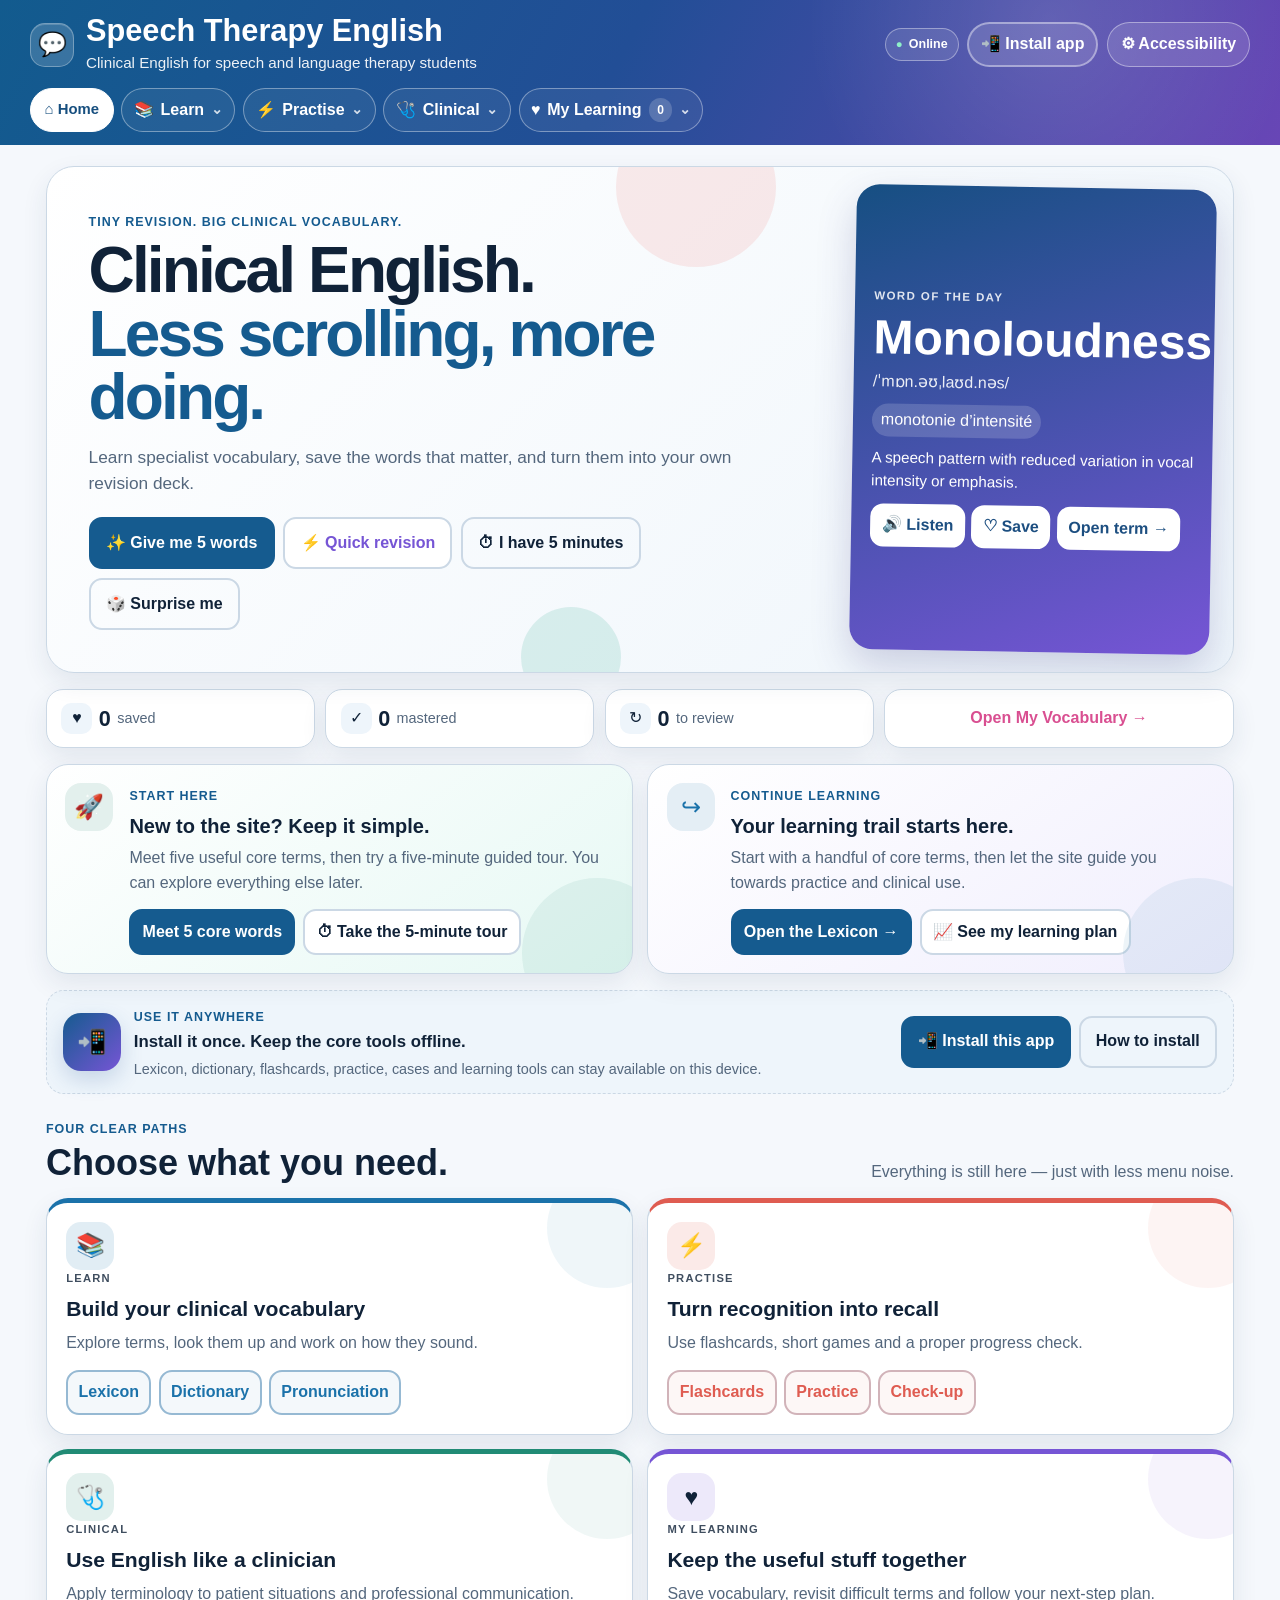
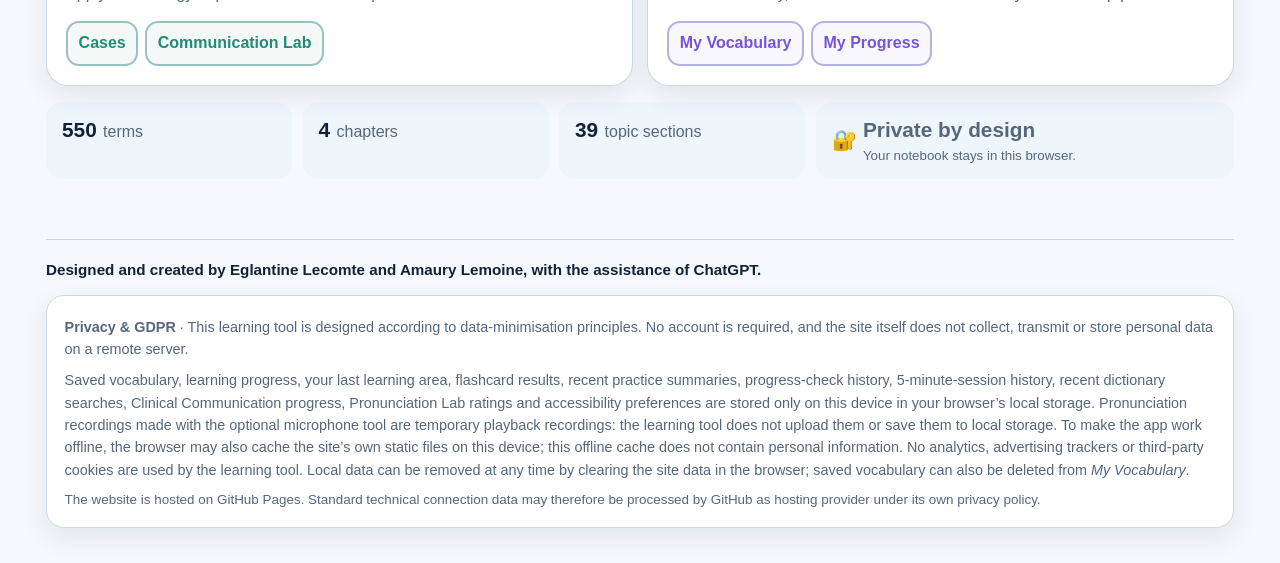
<file: index.html>
<!DOCTYPE html>
<html lang="en">
<head>
  <meta charset="utf-8">
  <meta name="viewport" content="width=device-width, initial-scale=1">
  <meta name="description" content="Accessible clinical English vocabulary learning platform for speech and language therapy students.">
  <meta name="theme-color" content="#1b5c8f">
  <meta name="mobile-web-app-capable" content="yes">
  <meta name="apple-mobile-web-app-capable" content="yes">
  <meta name="apple-mobile-web-app-status-bar-style" content="default">
  <meta name="apple-mobile-web-app-title" content="Speech Therapy English">
  <link rel="manifest" href="manifest.webmanifest">
  <link rel="apple-touch-icon" href="apple-touch-icon.png">
  <meta name="application-version" content="14.0">
  <title>Speech Therapy English – Accessible Learning Platform</title>
  <link rel="stylesheet" href="styles.css">
</head>
<body>
<a class="skip" href="#main">Skip to main content</a>
<header>
  <div class="wrap">
    <div class="top-row">
      <div class="brand-row">
        <div class="brand-mark" aria-hidden="true">💬</div>
        <div>
          <h1>Speech Therapy English</h1>
          <p class="tagline">Clinical English for speech and language therapy students</p>
        </div>
      </div>
      <div class="header-tools">
        <span id="connectionStatus" class="connection-status is-online" role="status" aria-live="polite"><span aria-hidden="true">●</span> Online</span>
        <button id="headerInstallApp" class="header-install" type="button">📲 Install app</button>
      <details class="a11y-shell">
        <summary>⚙ Accessibility</summary>
        <div class="a11y" aria-label="Accessibility settings">
          <button id="aMinus" aria-label="Decrease text size">A−</button>
          <button id="aPlus" aria-label="Increase text size">A+</button>
          <button id="dark">Dark mode</button>
          <button id="contrast">High contrast</button>
          <button id="simple">Simple layout</button>
          <button id="motion">Reduce motion</button>
        </div>
      </details>
      </div>
    </div>
    <nav class="main-nav" aria-label="Main navigation">
      <button data-page="home" class="active home-nav" aria-current="page"><span aria-hidden="true">⌂</span> Home</button>

      <details class="nav-menu-group" data-nav-pages="lexicon,search,pronunciation">
        <summary><span aria-hidden="true">📚</span> Learn <span class="nav-chevron" aria-hidden="true">⌄</span></summary>
        <div class="nav-flyout">
          <button data-page="lexicon"><span aria-hidden="true">📚</span><span><strong>Lexicon</strong><small>Browse the vocabulary</small></span></button>
          <button data-page="search"><span aria-hidden="true">🔎</span><span><strong>Dictionary</strong><small>Look up a term fast</small></span></button>
          <button data-page="pronunciation"><span aria-hidden="true">🎧</span><span><strong>Pronunciation</strong><small>Stress, sounds and workouts</small></span></button>
        </div>
      </details>

      <details class="nav-menu-group" data-nav-pages="flashcards,practice,test">
        <summary><span aria-hidden="true">⚡</span> Practise <span class="nav-chevron" aria-hidden="true">⌄</span></summary>
        <div class="nav-flyout">
          <button data-page="flashcards"><span aria-hidden="true">🧠</span><span><strong>Flashcards</strong><small>Revise and rate recall</small></span></button>
          <button data-page="practice"><span aria-hidden="true">⚡</span><span><strong>Practice</strong><small>Six quick game modes</small></span></button>
          <button data-page="test"><span aria-hidden="true">📊</span><span><strong>Check-up</strong><small>24-question progress check</small></span></button>
        </div>
      </details>

      <details class="nav-menu-group" data-nav-pages="cases,communication">
        <summary><span aria-hidden="true">🩺</span> Clinical <span class="nav-chevron" aria-hidden="true">⌄</span></summary>
        <div class="nav-flyout">
          <button data-page="cases"><span aria-hidden="true">🩺</span><span><strong>Clinical Cases</strong><small>Apply vocabulary to patients</small></span></button>
          <button data-page="communication"><span aria-hidden="true">💬</span><span><strong>Communication Lab</strong><small>Explain, hand over and write</small></span></button>
        </div>
      </details>

      <details class="nav-menu-group" data-nav-pages="notebook,progress">
        <summary><span aria-hidden="true">♥</span> My Learning <span id="navSavedCount" class="nav-count" aria-label="saved words count">0</span> <span class="nav-chevron" aria-hidden="true">⌄</span></summary>
        <div class="nav-flyout nav-flyout-right">
          <button data-page="notebook"><span aria-hidden="true">♥</span><span><strong>My Vocabulary</strong><small>Saved and mastered words</small></span></button>
          <button data-page="progress"><span aria-hidden="true">📈</span><span><strong>My Progress</strong><small>Your signals and next step</small></span></button>
        </div>
      </details>
    </nav>
  </div>
</header>

<main id="main">
  <section id="home" class="page active">
    <section class="hero-v3" aria-labelledby="homeTitle">
      <div class="hero-bubble bubble-one" aria-hidden="true"></div>
      <div class="hero-bubble bubble-two" aria-hidden="true"></div>
      <div class="hero-copy-v3">
        <span class="eyebrow" id="dailyGreeting">Ready for a vocab boost?</span>
        <h2 id="homeTitle">Clinical English.<br><span>Less scrolling, more doing.</span></h2>
        <p>Learn specialist vocabulary, save the words that matter, and turn them into your own revision deck.</p>
        <div class="hero-actions">
          <button class="primary-action" id="learnFive">✨ Give me 5 words</button>
          <button class="secondary-action" id="quickRevision">⚡ Quick revision</button>
          <button class="ghost-action" id="fiveMinuteBoost">⏱ I have 5 minutes</button>
          <button class="ghost-action" id="surpriseMe">🎲 Surprise me</button>
        </div>
      </div>
      <aside class="word-spotlight" id="wordSpotlight" aria-live="polite">
        <div class="spotlight-label">Word of the day</div>
        <div id="spotlightContent"></div>
      </aside>
    </section>

    <section class="mini-dashboard" aria-label="My learning dashboard">
      <div><span class="dash-icon" aria-hidden="true">♥</span><strong id="homeSaved">0</strong><span>saved</span></div>
      <div><span class="dash-icon" aria-hidden="true">✓</span><strong id="homeMastered">0</strong><span>mastered</span></div>
      <div><span class="dash-icon" aria-hidden="true">↻</span><strong id="homeReview">0</strong><span>to review</span></div>
      <button class="dashboard-link" data-go="notebook">Open My Vocabulary →</button>
    </section>

    <section class="learning-launchpad" aria-label="Start or continue learning">
      <article class="launch-card start-card">
        <div class="launch-icon" aria-hidden="true">🚀</div>
        <div>
          <span class="eyebrow">Start here</span>
          <h3>New to the site? Keep it simple.</h3>
          <p>Meet five useful core terms, then try a five-minute guided tour. You can explore everything else later.</p>
          <div class="launch-actions">
            <button id="startHereWords" class="primary-action">Meet 5 core words</button>
            <button id="startHereTour">⏱ Take the 5-minute tour</button>
          </div>
        </div>
      </article>
      <article class="launch-card continue-card" id="continueLearningCard">
        <div class="launch-icon" aria-hidden="true">↪</div>
        <div>
          <span class="eyebrow">Continue learning</span>
          <h3 id="continueLearningTitle">Pick up where you left off.</h3>
          <p id="continueLearningText">Your most useful next step will appear here.</p>
          <div class="launch-actions">
            <button id="continueLearningAction" class="primary-action">Continue →</button>
            <button data-go="progress">📈 See my learning plan</button>
          </div>
        </div>
      </article>
    </section>

    <section id="installCard" class="install-strip" aria-labelledby="installTitle">
      <div class="install-strip-main">
        <span class="install-card-icon" aria-hidden="true">📲</span>
        <div>
          <span class="eyebrow">Use it anywhere</span>
          <h3 id="installTitle">Install it once. Keep the core tools offline.</h3>
          <p>Lexicon, dictionary, flashcards, practice, cases and learning tools can stay available on this device.</p>
        </div>
      </div>
      <div class="install-card-actions">
        <button id="installApp" class="primary-action" type="button">📲 Install this app</button>
        <button id="installHelp" class="ghost-action" type="button">How to install</button>
      </div>
      <div id="installHelpPanel" class="install-help-panel" hidden>
        <p><strong>Android / Chrome or desktop Chrome / Edge:</strong> use <em>Install this app</em> when the install prompt is available. If it is not shown, open your browser menu and look for the install-app option.</p>
        <p><strong>iPhone / iPad:</strong> open the Share menu in Safari and choose <em>Add to Home Screen</em>.</p>
        <p><small>🔊 Pronunciation offline depends on the English voices installed on your device.</small></p>
      </div>
    </section>

    <section id="quickWords" class="quick-words" hidden aria-live="polite"></section>

    <div class="section-heading punchy-heading path-heading">
      <div>
        <span class="eyebrow">Four clear paths</span>
        <h2>Choose what you need.</h2>
      </div>
      <p>Everything is still here — just with less menu noise.</p>
    </div>

    <section class="path-grid" aria-label="Learning paths">
      <article class="path-card path-learn">
        <div class="path-icon" aria-hidden="true">📚</div><span class="activity-kicker">LEARN</span>
        <h3>Build your clinical vocabulary</h3><p>Explore terms, look them up and work on how they sound.</p>
        <div class="path-links"><button data-go="lexicon">Lexicon</button><button data-go="search">Dictionary</button><button data-go="pronunciation">Pronunciation</button></div>
      </article>
      <article class="path-card path-practise">
        <div class="path-icon" aria-hidden="true">⚡</div><span class="activity-kicker">PRACTISE</span>
        <h3>Turn recognition into recall</h3><p>Use flashcards, short games and a proper progress check.</p>
        <div class="path-links"><button data-go="flashcards">Flashcards</button><button data-go="practice">Practice</button><button data-go="test">Check-up</button></div>
      </article>
      <article class="path-card path-clinical">
        <div class="path-icon" aria-hidden="true">🩺</div><span class="activity-kicker">CLINICAL</span>
        <h3>Use English like a clinician</h3><p>Apply terminology to patient situations and professional communication.</p>
        <div class="path-links"><button data-go="cases">Cases</button><button data-go="communication">Communication Lab</button></div>
      </article>
      <article class="path-card path-personal">
        <div class="path-icon" aria-hidden="true">♥</div><span class="activity-kicker">MY LEARNING</span>
        <h3>Keep the useful stuff together</h3><p>Save vocabulary, revisit difficult terms and follow your next-step plan.</p>
        <div class="path-links"><button data-go="notebook">My Vocabulary</button><button data-go="progress">My Progress</button></div>
      </article>
    </section>

    <section class="platform-strip extra" aria-label="Platform content">
      <div><strong id="statTerms">0</strong><span>terms</span></div>
      <div><strong id="statChapters">0</strong><span>chapters</span></div>
      <div><strong id="statSections">0</strong><span>topic sections</span></div>
      <div class="privacy-mini"><span aria-hidden="true">🔐</span><span><strong>Private by design</strong><small>Your notebook stays in this browser.</small></span></div>
    </section>
  </section>

  <section id="lexicon" class="page">
    <div class="page-title"><span class="page-icon" aria-hidden="true">📚</span><div><span class="eyebrow">Explore</span><h2>Lexicon</h2><p>Browse specialist terms and save the ones you want to revisit.</p></div></div>
    <section class="panel filters">
      <label>Search<input id="query" type="search" placeholder="Try aspiration, aphasia, voice…"></label>
      <label>Chapter<select id="chapter"><option value="">All</option></select></label>
      <label>Section<select id="section"><option value="">All</option></select></label>
      <label>Level<select id="level"><option value="">All</option><option>A2</option><option>B1</option><option>B2</option><option>C1</option></select></label>
    </section>
    <p id="count" class="result-count"></p>
    <section id="results"></section>
  </section>

  <section id="flashcards" class="page">
    <div class="page-title"><span class="page-icon" aria-hidden="true">🧠</span><div><span class="eyebrow">Smart revision</span><h2>Flashcards</h2><p>Reveal the meaning, rate how well you knew it, and let difficult words come back sooner.</p></div></div>

    <section class="flash-toolbar" aria-label="Flashcard settings">
      <label>Revise
        <select id="flashChapter">
          <option value="">All vocabulary</option>
          <option value="__saved">♥ My Vocabulary</option>
          <option value="__review">↻ To review</option>
        </select>
      </label>
      <label>Session size
        <select id="flashSize">
          <option value="10">10 cards</option>
          <option value="20" selected>20 cards</option>
          <option value="30">30 cards</option>
          <option value="all">All cards</option>
        </select>
      </label>
      <button id="newFlashSession" class="primary-action">↻ New session</button>
    </section>

    <section class="flash-session-bar" aria-label="Flashcard session progress">
      <div>
        <span class="flash-progress-label" id="flashProgress">0 / 0</span>
        <span class="flash-progress-note" id="flashProgressNote">Choose a deck to begin.</span>
      </div>
      <div class="flash-mini-stats" aria-label="Session ratings">
        <span class="again-stat"><b id="flashAgainCount">0</b> Again</span>
        <span class="hard-stat"><b id="flashHardCount">0</b> Hard</span>
        <span class="got-stat"><b id="flashGotCount">0</b> Got it</span>
      </div>
      <div class="flash-progress-track" aria-hidden="true"><div id="flashProgressBar"></div></div>
    </section>

    <div id="flash" aria-live="polite"></div>

    <div id="flashRating" class="flash-rating" hidden aria-label="Rate this flashcard">
      <button class="rating-btn rating-again" data-flash-rate="again"><span>↻</span><strong>Again</strong><small>Bring it back soon</small><kbd>1</kbd></button>
      <button class="rating-btn rating-hard" data-flash-rate="hard"><span>◐</span><strong>Hard</strong><small>I nearly had it</small><kbd>2</kbd></button>
      <button class="rating-btn rating-got" data-flash-rate="got"><span>✓</span><strong>Got it</strong><small>Move on</small><kbd>3</kbd></button>
    </div>

    <div class="flash-footer-actions">
      <button id="prev">← Previous</button>
      <button id="shuffle">🔀 Shuffle remaining</button>
      <button id="next">Skip →</button>
    </div>
    <p class="flash-key-hint extra">Keyboard: <kbd>Enter</kbd> flip · <kbd>1</kbd> Again · <kbd>2</kbd> Hard · <kbd>3</kbd> Got it</p>
  </section>

  <section id="practice" class="page">
    <div class="page-title"><span class="page-icon" aria-hidden="true">⚡</span><div><span class="eyebrow">Play · practise · remember</span><h2>Practice Games</h2><p>Pick a mode, do a short session and get immediate feedback. No timers, no pressure.</p></div></div>

    <section class="practice-mode-grid" aria-label="Choose a practice game">
      <button class="practice-mode-card mode-definition selected" data-practice-mode="definition" aria-pressed="true">
        <span class="practice-mode-icon" aria-hidden="true">🕵️</span><span class="practice-mode-kicker">MEANING → WORD</span><strong>Definition Detective</strong><span>Read a clinical definition and identify the right term.</span>
      </button>
      <button class="practice-mode-card mode-french" data-practice-mode="french" aria-pressed="false">
        <span class="practice-mode-icon" aria-hidden="true">🇫🇷</span><span class="practice-mode-kicker">FR → EN</span><strong>French → English</strong><span>Turn the French equivalent back into professional English.</span>
      </button>
      <button class="practice-mode-card mode-cloze" data-practice-mode="cloze" aria-pressed="false">
        <span class="practice-mode-icon" aria-hidden="true">🩺</span><span class="practice-mode-kicker">IN CONTEXT</span><strong>Clinical Gap</strong><span>Complete a real clinical example with the missing term.</span>
      </button>
      <button class="practice-mode-card mode-listen" data-practice-mode="listen" aria-pressed="false">
        <span class="practice-mode-icon" aria-hidden="true">🎧</span><span class="practice-mode-kicker">HEAR IT</span><strong>Listen &amp; Spot</strong><span>Listen to the term, then choose what you heard.</span>
      </button>
      <button class="practice-mode-card mode-collocation" data-practice-mode="collocation" aria-pressed="false">
        <span class="practice-mode-icon" aria-hidden="true">🔗</span><span class="practice-mode-kicker">USE IT NATURALLY</span><strong>Collocation Match</strong><span>Choose the phrase that naturally belongs with the target term.</span>
      </button>
      <button class="practice-mode-card mode-mix" data-practice-mode="mix" aria-pressed="false">
        <span class="practice-mode-icon" aria-hidden="true">🎲</span><span class="practice-mode-kicker">SURPRISE ME</span><strong>Mix It Up</strong><span>A shuffled blend of the different practice modes.</span>
      </button>
    </section>

    <section class="practice-toolbar" aria-label="Practice session settings">
      <div class="practice-selected-mode"><span>Selected game</span><strong id="practiceModeName">Definition Detective</strong></div>
      <label>Practise with
        <select id="practiceSource">
          <option value="all">All vocabulary</option>
          <option value="saved">♥ My saved words</option>
          <option value="review">↻ Saved words to review</option>
        </select>
      </label>
      <label>Session
        <select id="practiceSize">
          <option value="5">5 questions</option>
          <option value="10" selected>10 questions</option>
          <option value="15">15 questions</option>
        </select>
      </label>
      <button id="startPractice" class="practice-start primary-action">▶ Start game</button>
    </section>

    <section id="practiceSessionBar" class="practice-session-bar" hidden aria-label="Practice session progress">
      <div><strong id="practiceProgress">Question 0 / 0</strong><span id="practiceModeMini">Definition Detective</span></div>
      <div class="practice-score-pills"><span>✓ <b id="practiceCorrect">0</b> correct</span><span>✕ <b id="practiceMissed">0</b> missed</span><span>🔥 <b id="practiceStreak">0</b> streak</span></div>
      <div class="practice-progress-track" aria-hidden="true"><div id="practiceProgressBar"></div></div>
    </section>

    <section id="practiceBox" aria-live="polite">
      <div class="practice-welcome">
        <div class="practice-welcome-icon" aria-hidden="true">⚡</div>
        <span class="eyebrow">Choose your game</span>
        <h3>Five minutes of useful practice beats twenty minutes of scrolling.</h3>
        <p>Pick a mode above, choose your vocabulary set, then start a short untimed session.</p>
      </div>
    </section>
  </section>

  <section id="cases" class="page">
    <div class="page-title"><span class="page-icon" aria-hidden="true">🩺</span><div><span class="eyebrow">Apply</span><h2>Clinical Cases</h2><p>Use the vocabulary in realistic mini-scenarios — with as much or as little support as you want.</p></div></div>

    <section class="case-lab-hero">
      <div>
        <span class="eyebrow">Clinical Case Lab</span>
        <h3>From vocabulary to clinical reasoning.</h3>
        <p>Choose a case, then work in <b>Guided</b>, <b>Clinical</b> or <b>Challenge</b> mode. No timer and no automatic judgement of your clinical writing.</p>
      </div>
      <div class="case-lab-actions">
        <button id="randomCase" class="primary-action">🎲 Random case</button>
        <button id="caseHowItWorks">? How it works</button>
      </div>
    </section>

    <section id="caseHelp" class="case-help" hidden>
      <article><strong>🧭 Guided</strong><p>Choose useful terms from a mixed set, then compare your choices with the case vocabulary.</p></article>
      <article><strong>🩺 Clinical</strong><p>Identify the vocabulary yourself before revealing the terms selected for this training case.</p></article>
      <article><strong>🔥 Challenge</strong><p>Write a short professional summary, then use a keyword self-check and model answer — not an automatic clinical grade.</p></article>
    </section>

    <section class="panel case-browser-controls" aria-label="Clinical case filters">
      <label>Area<select id="caseArea"><option value="all">All areas</option><option value="swallowing">Swallowing & feeding</option><option value="neuro">Neuro & communication</option><option value="voice">Voice</option></select></label>
      <label>Difficulty<select id="caseDifficulty"><option value="guided">Guided</option><option value="clinical">Clinical</option><option value="challenge">Challenge</option></select></label>
      <div class="case-browser-count"><strong id="caseCount">9</strong><span>cases available</span></div>
    </section>

    <section id="caseGrid" class="case-grid" aria-live="polite"></section>
    <section id="caseWorkspace" class="case-workspace" hidden aria-live="polite"></section>
  </section>

  <section id="communication" class="page">
    <div class="page-title"><span class="page-icon" aria-hidden="true">💬</span><div><span class="eyebrow">Clinical Communication Lab</span><h2>Know the words. Now use them.</h2><p>Practise the language of real speech and language therapy: patient explanations, case presentations, handovers, notes, assessment questions and recommendations.</p></div></div>
    <section class="comm-hero">
      <div><span class="eyebrow">From terminology to professional communication</span><h3>Same clinical knowledge. Different audience.</h3><p>A patient, a colleague and a clinical note do not need the same English. Choose a task and decide how much support you want.</p><div class="comm-hero-actions"><button id="randomCommunication" class="primary-action">🎲 Random task</button><button id="communicationHow">? How the modes work</button></div></div>
      <aside class="comm-hero-side"><div class="comm-stat"><strong id="communicationDone">0</strong><span>tasks explored</span></div><div class="comm-stat"><strong id="communicationModesDone">0</strong><span>modes completed</span></div><small>Completion is self-reported. The site does not grade clinical judgement or writing quality.</small></aside>
    </section>
    <section id="communicationHelp" class="comm-help" hidden><article><strong>🧭 Guided</strong><p>Complete short language choices and compare with a clear professional model.</p></article><article><strong>🩺 Clinical</strong><p>Write with useful language, a checklist and a limited keyword self-check.</p></article><article><strong>🔥 Challenge</strong><p>Respond with minimal scaffolding, then reveal the checklist and model.</p></article></section>
    <details class="comm-language-bank extra"><summary>🧰 Open the Useful Language Bank</summary><div class="comm-language-grid"><article><strong>To a patient</strong><span>What this means is…</span><span>You may notice…</span><span>The aim is to…</span></article><article><strong>Case presentation</strong><span>The patient presents with…</span><span>Key findings include…</span><span>This may suggest…</span></article><article><strong>Handover</strong><span>The main concern is…</span><span>So far, we have…</span><span>The next step is…</span></article><article><strong>Clinical note</strong><span>Reports…</span><span>Observed…</span><span>Plan / recommendation…</span></article><article><strong>Assessment</strong><span>When did this start?</span><span>Does it get worse when…?</span><span>How does this affect…?</span></article><article><strong>Cautious language</strong><span>may be associated with…</span><span>raises concern about…</span><span>requires further assessment…</span></article></div></details>
    <section class="panel comm-browser-controls"><label>Skill<select id="communicationSkill"><option value="all">All skills</option><option value="patient">Explain to a patient</option><option value="case">Present a case</option><option value="handover">Clinical handover</option><option value="note">Clinical note</option><option value="interview">Assessment questions</option><option value="recommendations">Advice & recommendations</option><option value="uncertainty">Handle uncertainty</option><option value="register">Professional ↔ plain English</option></select></label><label>Area<select id="communicationArea"><option value="all">All areas</option><option value="18">Dysphagia</option><option value="19">Neuro & communication</option><option value="20">Voice</option></select></label><label>Support<select id="communicationMode"><option value="guided">Guided</option><option value="clinical">Clinical</option><option value="challenge">Challenge</option></select></label><div class="comm-browser-count"><strong id="communicationCount">12</strong><span>tasks available</span></div></section>
    <section id="communicationGrid" class="comm-grid" aria-live="polite"></section><section id="communicationWorkspace" class="comm-workspace" hidden aria-live="polite"></section>
  </section>

  <section id="pronunciation" class="page">
    <div class="page-title"><span class="page-icon" aria-hidden="true">🎧</span><div><span class="eyebrow">Pronunciation Lab</span><h2>Hear it. Chunk it. Say it.</h2><p>Work on the pronunciation patterns that matter in clinical English — without pretending that software can grade your accent.</p></div></div>

    <section class="pron-hero">
      <div class="pron-hero-copy">
        <span class="eyebrow">Clinical pronunciation, not perfection</span>
        <h3>Make difficult words easier to say.</h3>
        <p>Listen, spot the stressed syllable, break long terms into manageable chunks and practise useful clinical phrases. British English is used for speech synthesis when your device provides it.</p>
        <div class="pron-hero-actions"><button id="startPronQuick" class="primary-action">🎧 Start a 5-word workout</button><button id="randomPronWord">🎲 Random tricky word</button></div>
      </div>
      <aside class="pron-hero-side">
        <div><strong id="pronWordsRated">0</strong><span>words rated</span></div>
        <div><strong id="pronReviewCount">0</strong><span>to revisit</span></div>
        <p><span aria-hidden="true">🔐</span> Your ratings stay in this browser. Microphone recordings, if you make one, are temporary and are not uploaded or saved by the site.</p>
      </aside>
    </section>

    <section class="pron-module-grid" aria-label="Pronunciation focus areas">
      <button class="pron-module-card" data-pron-module="stress"><span>🎯</span><strong>Word stress</strong><small>Find the syllable that carries the beat.</small></button>
      <button class="pron-module-card" data-pron-module="syllables"><span>🧩</span><strong>Syllable builder</strong><small>Break long clinical words into manageable pieces.</small></button>
      <button class="pron-module-card" data-pron-module="sounds"><span>👄</span><strong>Tricky sounds</strong><small>/θ/, /ð/, /ɪ/–/iː/, /æ/–/ʌ/ in clinical phrases.</small></button>
      <button class="pron-module-card" data-pron-module="ed"><span>↘</span><strong>-ed endings</strong><small>/t/, /d/ or /ɪd/ in clinical verbs.</small></button>
      <button class="pron-module-card" data-pron-module="s"><span>〰</span><strong>-s / -es endings</strong><small>/s/, /z/ or /ɪz/ in useful clinical words.</small></button>
      <button class="pron-module-card" data-pron-module="chunks"><span>🗣️</span><strong>Clinical chunks</strong><small>Stop reading word by word; speak in meaningful groups.</small></button>
    </section>

    <section id="pronModuleWorkspace" class="pron-module-workspace" aria-live="polite"></section>

    <section class="pron-workout-shell" aria-labelledby="pronWorkoutTitle">
      <div class="pron-workout-heading"><div><span class="eyebrow">Personal workout</span><h3 id="pronWorkoutTitle">Build a short pronunciation session</h3><p>Rate words yourself: <b>Easy</b>, <b>Tricky</b> or <b>Again</b>. Difficult words can come back in a later session.</p></div><span class="pron-no-score">No accent score</span></div>
      <div class="pron-toolbar">
        <label>Words from<select id="pronSource"><option value="all">Curated clinical pronunciation bank</option><option value="18">Chapter 18 · Dysphagia</option><option value="19">Chapter 19 · Neuro & communication</option><option value="20">Chapter 20 · Voice</option><option value="saved">♥ My Vocabulary</option><option value="review">↻ Pronunciation to review</option></select></label>
        <label>Session size<select id="pronSize"><option value="5" selected>5 words</option><option value="10">10 words</option><option value="15">15 words</option></select></label>
        <button id="startPronWorkout" class="primary-action">▶ Start workout</button>
      </div>
      <div class="pron-session-bar"><div><strong id="pronProgress">Ready</strong><span id="pronProgressNote">Choose a source and start when you want.</span></div><div class="pron-session-pills"><span><b id="pronEasyCount">0</b> Easy</span><span><b id="pronTrickyCount">0</b> Tricky</span><span><b id="pronAgainCount">0</b> Again</span></div></div>
      <div class="pron-progress-track" aria-hidden="true"><div id="pronProgressBar"></div></div>
      <section id="pronWorkout" class="pron-workout" aria-live="polite"><div class="pron-empty"><span>🎧</span><h4>Ready when you are.</h4><p>Start with five words or explore one of the focus areas above.</p></div></section>
    </section>
  </section>

  <section id="notebook" class="page">
    <div class="page-title"><span class="page-icon" aria-hidden="true">♥</span><div><span class="eyebrow">Make it yours</span><h2>My Vocabulary</h2><p>Your personal word bank. Saved only in this browser.</p></div></div>
    <section class="notebook-hero">
      <div class="notebook-stat"><span aria-hidden="true">♥</span><strong id="notebookSaved">0</strong><small>saved words</small></div>
      <div class="notebook-stat"><span aria-hidden="true">✓</span><strong id="notebookMastered">0</strong><small>mastered</small></div>
      <div class="notebook-stat"><span aria-hidden="true">↻</span><strong id="notebookReview">0</strong><small>to review</small></div>
      <div class="notebook-actions">
        <button id="reviewNotebook" class="primary-action">🧠 Revise my words</button>
        <button id="exportNotebook">⇩ Export notebook</button>
      </div>
    </section>
    <section class="panel notebook-filters">
      <label>Find a saved word<input id="notebookQuery" type="search" placeholder="Search my vocabulary"></label>
      <label>Status<select id="notebookStatus"><option value="all">All saved words</option><option value="review">To review</option><option value="mastered">Mastered</option></select></label>
      <label>Chapter<select id="notebookChapter"><option value="">All chapters</option></select></label>
      <button id="clearNotebook" class="danger-quiet">Clear notebook</button>
    </section>
    <p id="notebookCount" class="result-count"></p>
    <section id="notebookResults"></section>
  </section>

  <section id="progress" class="page">
    <div class="page-title"><span class="page-icon" aria-hidden="true">📈</span><div><span class="eyebrow">My Progress</span><h2>Useful signals, not guilt.</h2><p>See what you have worked on and get a practical next step. Everything here is calculated from activity stored only in this browser.</p></div></div>

    <section class="progress-overview" aria-label="Learning overview">
      <article><span class="progress-metric-icon">♥</span><strong id="progressSaved">0</strong><small>saved words</small></article>
      <article><span class="progress-metric-icon">✓</span><strong id="progressMastered">0</strong><small>mastered</small></article>
      <article><span class="progress-metric-icon">🧠</span><strong id="progressFlashSeen">0</strong><small>flashcard terms seen</small></article>
      <article><span class="progress-metric-icon">🎧</span><strong id="progressPronunciation">0</strong><small>pronunciation terms rated</small></article>
      <article><span class="progress-metric-icon">⚡</span><strong id="progressPracticeAccuracy">—</strong><small>recent practice accuracy</small></article>
      <article><span class="progress-metric-icon">🩺</span><strong id="progressCases">0/9</strong><small>clinical cases explored</small></article>
      <article><span class="progress-metric-icon">📊</span><strong id="progressDiagnostic">—</strong><small>latest check-up</small></article>
    </section>

    <section class="guided-plan" aria-labelledby="guidedPlanTitle">
      <div class="guided-plan-main">
        <span class="eyebrow">🎯 What should I work on next?</span>
        <h3 id="guidedPlanTitle">Building your recommendation…</h3>
        <p id="guidedPlanReason">Your plan uses your local learning activity. If there is not enough activity yet, the site will suggest a balanced starting point.</p>
        <div id="guidedPlanSteps" class="guided-plan-steps"></div>
        <div class="guided-plan-actions">
          <button id="startGuidedSession" class="primary-action">▶ Start my 5-minute session</button>
          <button id="openRecommendedPractice">⚡ Open recommended practice</button>
          <button id="openRecommendedCases">🩺 Open a related case</button>
        </div>
      </div>
      <aside class="guided-plan-side">
        <span class="eyebrow">No streaks. No judgement.</span>
        <div class="priority-orb" id="priorityOrb"><span>Today</span><strong>Mixed</strong></div>
        <p>A recommendation is only a revision shortcut. It is not a judgement of clinical competence.</p>
      </aside>
    </section>

    <div class="section-heading"><div><span class="eyebrow">Three clinical areas</span><h3>Your learning signals</h3></div><p>These combine recent check-ups, practice, flashcards, saved words and case exploration.</p></div>
    <section id="progressDomains" class="progress-domain-grid" aria-live="polite"></section>

    <section class="progress-lower-grid">
      <article class="progress-card">
        <div class="progress-card-head"><div><span class="eyebrow">Recent activity</span><h3>What you have been doing</h3></div><span aria-hidden="true">🗂️</span></div>
        <div id="progressRecent" class="progress-recent"></div>
      </article>
      <article class="progress-card five-minute-card">
        <div class="progress-card-head"><div><span class="eyebrow">Short on time?</span><h3>Five useful minutes.</h3></div><span aria-hidden="true">⏱</span></div>
        <p>Two flashcards, two quick questions and one clinical challenge — automatically focused on the area that looks most useful today.</p>
        <button id="progressFiveMinutes" class="primary-action">⏱ Start the 5-minute boost</button>
        <small id="sprintHistoryNote">No 5-minute boost completed yet.</small>
      </article>
    </section>

    <p class="progress-data-note">Progress data is stored only in this browser. Practice tracking starts with V10; older practice sessions were not previously stored.</p>
  </section>

  <section id="sprint" class="page">
    <div class="page-title"><span class="page-icon" aria-hidden="true">⏱</span><div><span class="eyebrow">5-minute boost</span><h2>Five small things. Then you’re done.</h2><p>2 flashcards · 2 practice questions · 1 clinical challenge. No timer — “five minutes” is a format, not a deadline.</p></div></div>
    <section class="sprint-shell">
      <div class="sprint-topbar">
        <div><span id="sprintStepLabel">Step 1 of 5</span><strong id="sprintDomainLabel">Mixed vocabulary</strong></div>
        <button id="exitSprint" class="ghost-action">Exit boost</button>
      </div>
      <div class="sprint-track" aria-hidden="true"><span id="sprintTrack"></span></div>
      <section id="sprintBox" class="sprint-box" aria-live="polite"></section>
    </section>
  </section>

  <section id="test" class="page">
    <div class="page-title"><span class="page-icon" aria-hidden="true">📊</span><div><span class="eyebrow">Diagnostic &amp; progress check</span><h2>Find out what to work on next.</h2><p>24 untimed questions across Dysphagia, Neurogenic Communication and Voice Disorders. Your results stay on this device.</p></div></div>

    <section class="diagnostic-intro" id="diagnosticIntro">
      <div class="diagnostic-hero">
        <div>
          <span class="eyebrow">One balanced check · three clinical areas</span>
          <h3>Not just a score — a revision plan.</h3>
          <p>The questions mix translation, definitions, clinical context, collocations and short clinical notes. At the end, the site identifies your strongest area, your priority area and the exact terms worth revisiting.</p>
          <div class="diagnostic-actions">
            <label>Language level focus
              <select id="diagnosticLevel">
                <option value="core">Core · A2–B1</option>
                <option value="clinical" selected>Clinical · B1–B2</option>
                <option value="advanced">Advanced · B2–C1</option>
              </select>
            </label>
            <button id="startDiagnostic" class="primary-action">▶ Start my progress check</button>
          </div>
          <p class="diagnostic-note">No timer. No account. No results are sent anywhere.</p>
        </div>
        <div class="diagnostic-orbit" aria-hidden="true">
          <div class="orbit-score"><strong>24</strong><span>questions</span></div>
          <span class="orbit-pill d18">Dysphagia</span>
          <span class="orbit-pill d19">Neuro</span>
          <span class="orbit-pill d20">Voice</span>
        </div>
      </div>

      <div class="diagnostic-domain-grid">
        <article><span class="domain-icon">🥤</span><div><strong>Dysphagia</strong><small>Chapter 18 · 8 questions</small></div></article>
        <article><span class="domain-icon">🧠</span><div><strong>Neurogenic Communication</strong><small>Chapter 19 · 8 questions</small></div></article>
        <article><span class="domain-icon">🎙️</span><div><strong>Voice Disorders</strong><small>Chapter 20 · 8 questions</small></div></article>
      </div>

      <section class="diagnostic-history-card">
        <div class="diagnostic-history-head"><div><span class="eyebrow">On this device</span><h3>Previous attempts</h3></div><button id="clearDiagnosticHistory" class="tiny-button" type="button">Clear</button></div>
        <div id="diagnosticHistory" class="diagnostic-history"><p class="muted-copy">No completed progress check yet.</p></div>
      </section>
    </section>

    <section id="diagnosticSession" class="diagnostic-session" hidden>
      <div class="diagnostic-session-bar">
        <div><span id="diagnosticQuestionCount">Question 1 / 24</span><strong id="diagnosticDomainMini">Dysphagia</strong></div>
        <div class="diagnostic-running"><span><b id="diagnosticCorrect">0</b> correct</span><span><b id="diagnosticMissed">0</b> missed</span></div>
      </div>
      <div class="diagnostic-progress-track" aria-hidden="true"><div id="diagnosticProgressBar"></div></div>
      <section id="testBox" aria-live="polite"></section>
    </section>
  </section>

  <section id="search" class="page">
    <div class="page-title"><span class="page-icon" aria-hidden="true">🔎</span><div><span class="eyebrow">Clinical dictionary</span><h2>Dictionary</h2><p>Search in English or French, then explore definitions, examples, collocations and connected terms.</p></div></div>

    <section class="panel dictionary-tools">
      <div class="dictionary-search-row">
        <label>Search the dictionary<input id="searchInput" type="search" autocomplete="off" placeholder="Try aspiration, voix, stroke…" aria-describedby="dictionarySearchHelp"></label>
        <button id="randomDictionaryTerm" type="button">🎲 Random term</button>
      </div>
      <p id="dictionarySearchHelp" class="dictionary-help">English and French are both searchable. Simple spelling mistakes are tolerated.</p>
      <div id="searchSuggestion" class="dictionary-suggestion" aria-live="polite" hidden></div>
      <div class="dictionary-history-row" id="searchHistoryWrap" hidden>
        <span><strong>Recent searches</strong></span>
        <div id="searchHistory" class="dictionary-history"></div>
        <button id="clearSearchHistory" class="tiny-button" type="button">Clear</button>
      </div>
      <p id="searchCount" class="result-count" aria-live="polite"></p>
    </section>

    <section class="dictionary-layout">
      <aside class="dictionary-results-panel" aria-label="Dictionary search results">
        <div class="dictionary-results-heading"><h3>Matches</h3><span id="dictionaryMatchesHint">Start typing to search.</span></div>
        <div id="searchResults" class="dictionary-results"><div class="dictionary-start"><span aria-hidden="true">⌨️</span><p>Type at least 2 characters, choose a recent search, or try a random term.</p></div></div>
      </aside>
      <section id="dictionaryEntry" class="dictionary-entry" aria-live="polite">
        <div class="dictionary-welcome">
          <div class="dictionary-welcome-icon" aria-hidden="true">📖</div>
          <span class="eyebrow">Explore the vocabulary</span>
          <h3>One term, all the useful context.</h3>
          <p>Open a result to see pronunciation, French, levelled definitions, clinical examples, collocations and related vocabulary.</p>
          <button id="dictionaryWelcomeRandom" type="button">🎲 Show me a random term</button>
        </div>
      </section>
    </section>
  </section>
</main>

<div id="updateBanner" class="update-banner" hidden role="status">
  <span>✨ A new version is ready.</span>
  <button id="reloadUpdate" type="button">Reload to update</button>
  <button id="dismissUpdate" class="tiny-button" type="button" aria-label="Dismiss update message">Not now</button>
</div>

<div id="toast" class="toast" role="status" aria-live="polite" aria-atomic="true"></div>
<footer class="site-footer">
  <div class="footer-inner">
    <p class="footer-credit"><strong>Designed and created by Eglantine Lecomte and Amaury Lemoine, with the assistance of ChatGPT.</strong></p>
    <div class="privacy-note" aria-label="Privacy and GDPR information">
      <p><strong>Privacy &amp; GDPR</strong> · This learning tool is designed according to data-minimisation principles. No account is required, and the site itself does not collect, transmit or store personal data on a remote server.</p>
      <p>Saved vocabulary, learning progress, your last learning area, flashcard results, recent practice summaries, progress-check history, 5-minute-session history, recent dictionary searches, Clinical Communication progress, Pronunciation Lab ratings and accessibility preferences are stored only on this device in your browser’s local storage. Pronunciation recordings made with the optional microphone tool are temporary playback recordings: the learning tool does not upload them or save them to local storage. To make the app work offline, the browser may also cache the site’s own static files on this device; this offline cache does not contain personal information. No analytics, advertising trackers or third-party cookies are used by the learning tool. Local data can be removed at any time by clearing the site data in the browser; saved vocabulary can also be deleted from <em>My Vocabulary</em>.</p>
      <p class="hosting-note">The website is hosted on GitHub Pages. Standard technical connection data may therefore be processed by GitHub as hosting provider under its own privacy policy.</p>
    </div>
  </div>
</footer>
<script src="vocabulary.js"></script>
<script src="app.js"></script>
<script src="communication.js"></script>
<script src="pronunciation.js"></script>
</body>
</html>
</file>
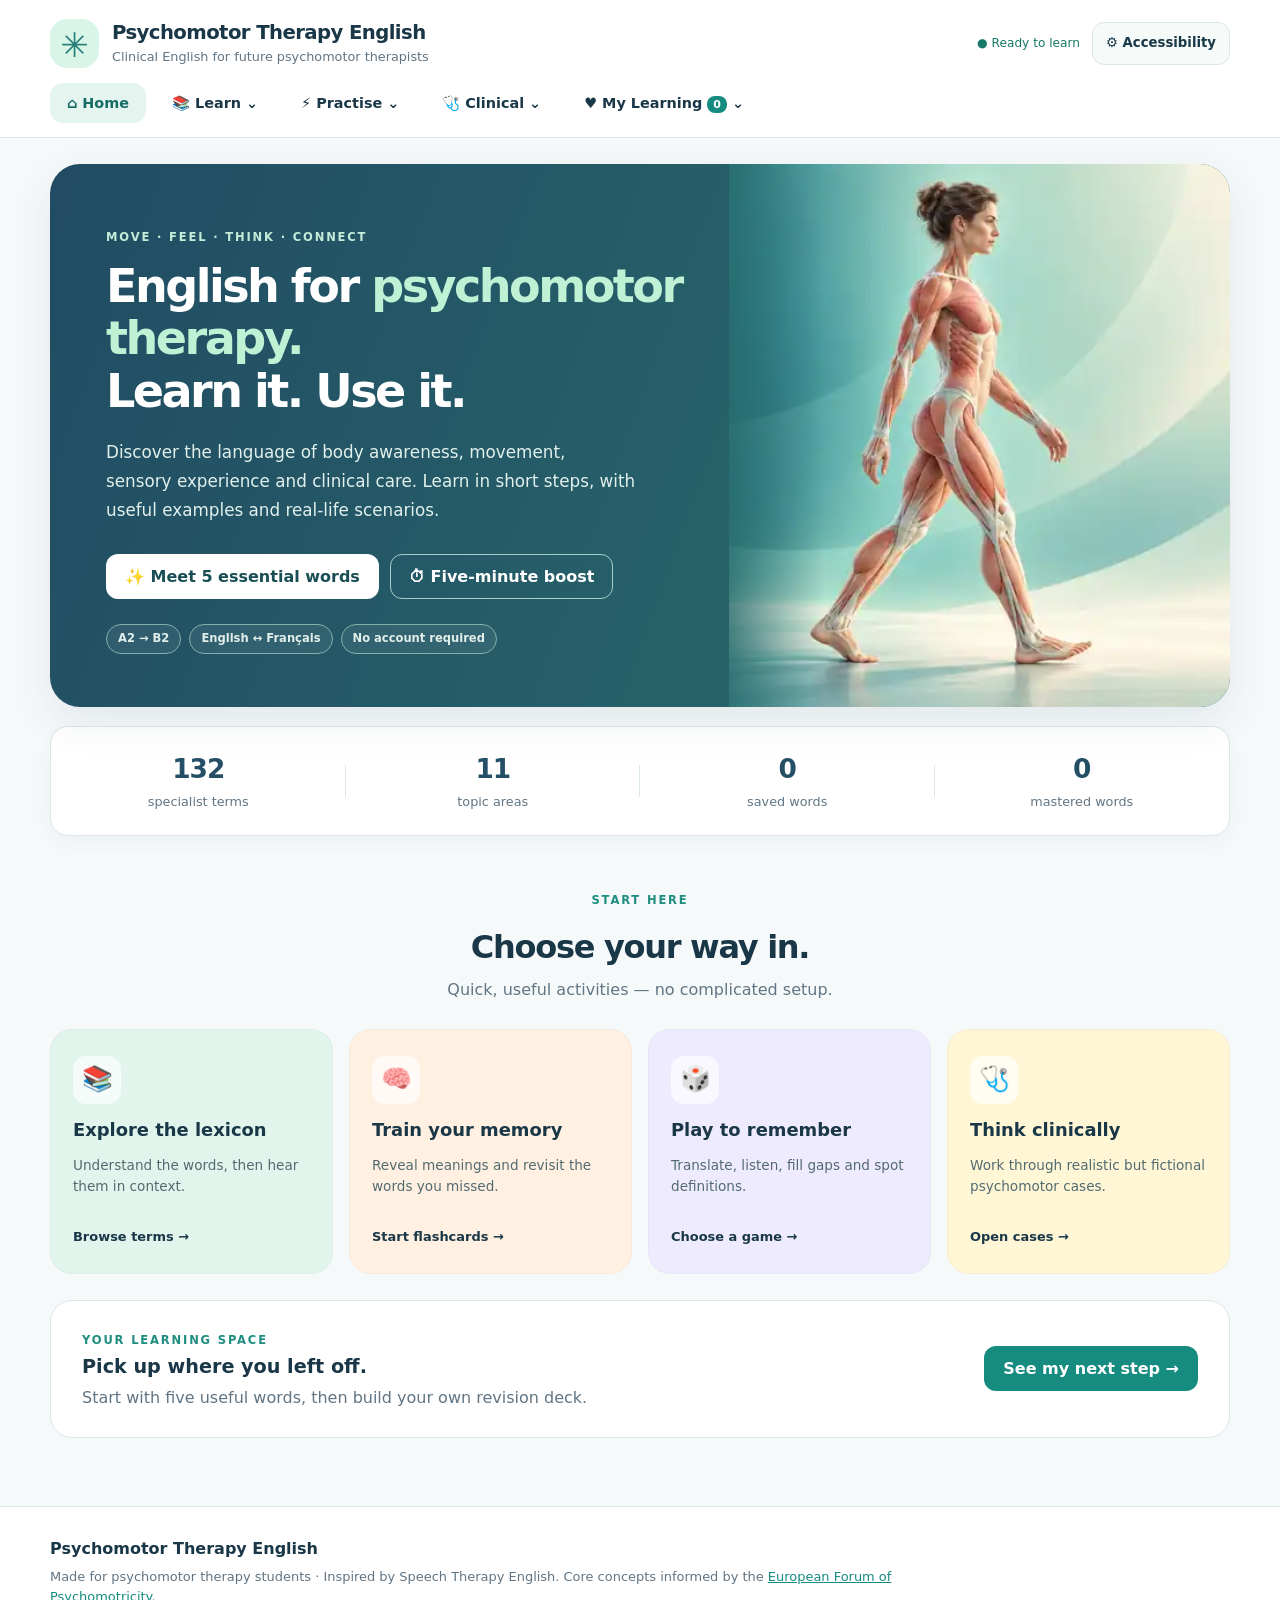
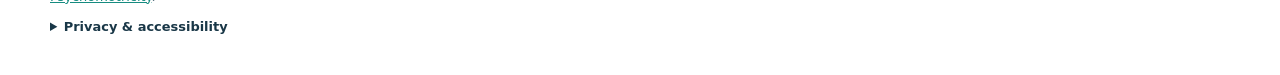
<file: psychomotor/index.html>
<!doctype html>
<html lang="en">
<head>
  <meta charset="utf-8">
  <meta name="viewport" content="width=device-width,initial-scale=1">
  <meta name="theme-color" content="#244f66">
  <meta name="description" content="A mobile-friendly English–French vocabulary and clinical communication learning app for psychomotor therapy students.">
  <meta name="application-version" content="1.0">
  <meta name="apple-mobile-web-app-capable" content="yes">
  <link rel="manifest" href="manifest.webmanifest">
  <link rel="icon" href="icon.svg" type="image/svg+xml">
  <link rel="preload" as="image" href="hero.webp" type="image/webp">
  <link rel="stylesheet" href="styles.css">
  <script src="data.js" defer></script>
  <script src="app.js" defer></script>
  <title>Psychomotor Therapy English · Learn, practise, apply</title>
</head>
<body>
  <a href="#main" class="skip-link">Skip to content</a>
  <header class="site-header">
    <div class="shell header-top">
      <a class="brand" href="#home" aria-label="Psychomotor Therapy English, home">
        <span class="brand-icon" aria-hidden="true">✳</span><span><strong>Psychomotor Therapy English</strong><small>Clinical English for future psychomotor therapists</small></span>
      </a>
      <div class="header-right">
        <span id="offlineBadge" class="online-badge">● Ready to learn</span>
        <details class="access-menu"><summary>⚙ Accessibility</summary><div class="access-panel" aria-label="Display preferences">
          <button type="button" id="smaller">A−</button><button type="button" id="larger">A+</button>
          <button type="button" id="dark">Dark mode</button><button type="button" id="contrast">High contrast</button>
          <button type="button" id="motion">Reduce motion</button><button type="button" id="simple">Simple layout</button>
        </div></details>
      </div>
    </div>
    <nav class="shell nav" aria-label="Main navigation">
      <button data-view="home" class="active">⌂ Home</button>
      <details class="nav-group"><summary>📚 Learn <span aria-hidden="true">⌄</span></summary><div class="nav-panel">
        <button data-view="lexicon">📚 Lexicon <small>Explore all the words</small></button>
        <button data-view="dictionary">🔎 Dictionary <small>Search English or French</small></button>
        <button data-view="pronunciation">🎧 Pronunciation <small>Listen and repeat</small></button>
      </div></details>
      <details class="nav-group"><summary>⚡ Practise <span aria-hidden="true">⌄</span></summary><div class="nav-panel">
        <button data-view="flashcards">🧠 Flashcards <small>Remember your words</small></button>
        <button data-view="practice">🎲 Games <small>Five practice modes</small></button>
        <button data-view="checkup">📊 Check-up <small>24 questions</small></button>
      </div></details>
      <details class="nav-group"><summary>🩺 Clinical <span aria-hidden="true">⌄</span></summary><div class="nav-panel">
        <button data-view="cases">🩺 Clinical Cases <small>Observe and reason</small></button>
        <button data-view="communication">💬 Communication Lab <small>Speak and write</small></button>
      </div></details>
      <details class="nav-group"><summary>♥ My Learning <span class="nav-counter" id="navCount">0</span> <span aria-hidden="true">⌄</span></summary><div class="nav-panel">
        <button data-view="notebook">♥ My Vocabulary <small>Your saved word bank</small></button>
        <button data-view="progress">📈 My Progress <small>Your next best step</small></button>
      </div></details>
    </nav>
  </header>
  <main id="main" class="shell" tabindex="-1">
    <section id="home" class="view active" aria-labelledby="homeTitle">
      <div class="hero">
        <div class="hero-copy">
          <p class="eyebrow">MOVE · FEEL · THINK · CONNECT</p>
          <h1 id="homeTitle">English for <em>psychomotor therapy.</em><br>Learn it. Use it.</h1>
          <p class="hero-description">Discover the language of body awareness, movement, sensory experience and clinical care. Learn in short steps, with useful examples and real-life scenarios.</p>
          <div class="hero-actions"><button class="btn btn-light" id="startFive">✨ Meet 5 essential words</button><button class="btn btn-outline-light" id="startBoost">⏱ Five-minute boost</button></div>
          <div class="hero-tags"><span>A2 → B2</span><span>English ↔ Français</span><span>No account required</span></div>
        </div>
        <div class="hero-art">
          <img src="hero.webp" width="460" height="469" alt="Anatomical illustration of the human musculature during a natural walking stride" decoding="async" fetchpriority="high">
        </div>
      </div>
      <div class="stats-strip"><div><strong id="totalTerms">—</strong><span>specialist terms</span></div><div><strong id="totalAreas">—</strong><span>topic areas</span></div><div><strong id="savedHome">0</strong><span>saved words</span></div><div><strong id="masteredHome">0</strong><span>mastered words</span></div></div>
      <div class="section-title"><p class="eyebrow ink">START HERE</p><h2>Choose your way in.</h2><p>Quick, useful activities — no complicated setup.</p></div>
      <div class="feature-grid">
        <button class="feature-card teal" data-view="lexicon"><span class="feature-icon">📚</span><strong>Explore the lexicon</strong><span>Understand the words, then hear them in context.</span><b>Browse terms →</b></button>
        <button class="feature-card apricot" data-view="flashcards"><span class="feature-icon">🧠</span><strong>Train your memory</strong><span>Reveal meanings and revisit the words you missed.</span><b>Start flashcards →</b></button>
        <button class="feature-card lavender" data-view="practice"><span class="feature-icon">🎲</span><strong>Play to remember</strong><span>Translate, listen, fill gaps and spot definitions.</span><b>Choose a game →</b></button>
        <button class="feature-card lemon" data-view="cases"><span class="feature-icon">🩺</span><strong>Think clinically</strong><span>Work through realistic but fictional psychomotor cases.</span><b>Open cases →</b></button>
      </div>
      <div class="home-tip"><div><span class="eyebrow ink">YOUR LEARNING SPACE</span><h3>Pick up where you left off.</h3><p id="nextSuggestion">Start with a few useful words. Your learning progress stays on this device.</p></div><button class="btn primary" data-view="progress">See my next step →</button></div>
    </section>
    <section class="view" id="lexicon" aria-labelledby="lexTitle">
      <div class="page-heading"><span class="page-emoji">📚</span><p class="eyebrow ink">EXPLORE</p><h2 id="lexTitle">Clinical Lexicon</h2><p>Search, filter and save professional vocabulary. Tap a term for its definition, example and pronunciation.</p></div>
      <div class="filter-panel"><label>Search in English or French<input id="lexSearch" type="search" placeholder="Try muscle tone, schéma corporel, praxis…" autocomplete="off"></label><label>Area<select id="lexArea"></select></label><label>Level<select id="lexLevel"><option value="">All levels</option><option>A2</option><option>B1</option><option>B2</option></select></label></div>
      <p class="result-count" id="lexCount" aria-live="polite"></p><div class="term-grid" id="lexList"></div>
    </section>
    <section class="view" id="dictionary" aria-labelledby="dictTitle">
      <div class="page-heading"><span class="page-emoji">🔎</span><p class="eyebrow ink">LOOK IT UP</p><h2 id="dictTitle">English ↔ French Dictionary</h2><p>Find a term quickly, even if you only remember part of the word.</p></div>
      <label class="search-wide">Search the dictionary<input type="search" id="dictSearch" placeholder="body image, coordination, équilibre…"></label><div id="dictResults" class="term-grid"></div><p class="muted">Tip: open any result to see a plain-English definition, clinical example and useful collocation.</p>
    </section>
    <section class="view" id="flashcards" aria-labelledby="flashTitle">
      <div class="page-heading"><span class="page-emoji">🧠</span><p class="eyebrow ink">REMEMBER</p><h2 id="flashTitle">Smart Flashcards</h2><p>Try to recall the French meaning before flipping. Mark what needs another look.</p></div>
      <div class="filter-panel compact"><label>Revise<select id="flashSource"><option value="all">All vocabulary</option><option value="saved">Saved words</option><option value="review">Words to review</option></select></label><label>Area<select id="flashArea"></select></label><label>Session size<select id="flashSize"><option>5</option><option selected>10</option><option>20</option></select></label><button class="btn primary" id="newFlash">↻ New session</button></div>
      <div id="flashStatus" class="result-count" aria-live="polite"></div>
      <button id="flashCard" class="flashcard" type="button" aria-label="Flip flashcard"><span id="flashPrompt">Start a session above</span><strong id="flashWord">Ready?</strong><span id="flashHint">Tap to reveal the meaning.</span></button>
      <div class="answer-actions" id="flashButtons"><button class="btn warn" data-grade="again">↻ Again <small>1</small></button><button class="btn gentle" data-grade="hard">◐ Hard <small>2</small></button><button class="btn success" data-grade="got">✓ Got it <small>3</small></button></div><p class="hint">Keyboard: Enter flips the card · 1 Again · 2 Hard · 3 Got it</p>
    </section>
    <section class="view" id="practice" aria-labelledby="practiceTitle">
      <div class="page-heading"><span class="page-emoji">🎲</span><p class="eyebrow ink">PLAY · PRACTISE · REMEMBER</p><h2 id="practiceTitle">Vocabulary Games</h2><p>Short sessions with instant explanations. No timer, no pressure.</p></div>
      <div class="modes" id="gameModes">
        <button data-mode="definition" class="selected">🕵️ <strong>Definition Detective</strong><small>Meaning → word</small></button><button data-mode="translation">🇫🇷 <strong>French → English</strong><small>Translate it</small></button><button data-mode="gap">🩺 <strong>Clinical Gap</strong><small>Complete the sentence</small></button><button data-mode="listen">🎧 <strong>Listen & Spot</strong><small>Hear and choose</small></button><button data-mode="collocation">🔗 <strong>Natural English</strong><small>Match the phrase</small></button><button data-mode="mixed">🎯 <strong>Mix It Up</strong><small>A little of everything</small></button>
      </div>
      <div class="filter-panel compact"><label>Vocabulary<select id="gameSource"><option value="all">All vocabulary</option><option value="saved">My saved words</option></select></label><label>Area<select id="gameArea"></select></label><label>Questions<select id="gameSize"><option>5</option><option selected>10</option><option>15</option></select></label><button id="startGame" class="btn primary">▶ Start game</button></div>
      <div class="activity-panel" id="gameStage"><p class="empty-message">Choose a game above to begin.</p></div>
    </section>
    <section class="view" id="cases" aria-labelledby="casesTitle">
      <div class="page-heading"><span class="page-emoji">🩺</span><p class="eyebrow ink">FROM WORDS TO PRACTICE</p><h2 id="casesTitle">Clinical Case Lab</h2><p>Fictional cases for language learning, not diagnosis or clinical decision-making.</p></div>
      <div class="filter-panel compact"><label>Case<select id="caseSelect"></select></label><label>Support<select id="caseMode"><option value="guided">🧭 Guided</option><option value="clinical">🩺 Clinical</option><option value="challenge">🔥 Challenge</option></select></label><button id="randomCase" class="btn soft">🎲 Random case</button></div><div class="activity-panel" id="caseStage"></div>
    </section>
    <section class="view" id="communication" aria-labelledby="commTitle">
      <div class="page-heading"><span class="page-emoji">💬</span><p class="eyebrow ink">EXPLAIN · HAND OVER · WRITE</p><h2 id="commTitle">Communication Lab</h2><p>Practise professional English for parents, patients and colleagues — with optional help.</p></div>
      <div class="language-bank"><details><summary>🧰 Open the useful language bank</summary><div class="bank-grid"><div><strong>Describe an observation</strong><p>I noticed that…<br>The child was able to…<br>They needed support to…</p></div><div><strong>Talk to a family</strong><p>The aim of this activity is…<br>We can try…<br>Would you like me to show you?</p></div><div><strong>Present a case</strong><p>The referral concerns…<br>Key observations include…<br>The next step is…</p></div><div><strong>Be appropriately cautious</strong><p>This may suggest…<br>Further assessment may be helpful.<br>We cannot conclude from one session.</p></div></div></details></div>
      <div class="filter-panel compact"><label>Task<select id="commSelect"></select></label><label>Support<select id="commMode"><option value="guided">🧭 Guided</option><option value="clinical">🩺 Clinical</option><option value="challenge">🔥 Challenge</option></select></label><button id="randomComm" class="btn soft">🎲 Random task</button></div><div class="activity-panel" id="commStage"></div>
    </section>
    <section class="view" id="pronunciation" aria-labelledby="pronTitle">
      <div class="page-heading"><span class="page-emoji">🎧</span><p class="eyebrow ink">HEAR IT · SAY IT</p><h2 id="pronTitle">Pronunciation Lab</h2><p>Hear a British-English voice when supported by your device, then rate how comfortable the term feels.</p></div>
      <div class="filter-panel compact"><label>Area<select id="pronArea"></select></label><label>Workout size<select id="pronSize"><option selected>5</option><option>10</option></select></label><button id="startPron" class="btn primary">▶ Start workout</button></div><div class="activity-panel" id="pronStage"><p class="empty-message">Start with five terms. You will hear, repeat and rate each one.</p></div><p class="hint">Audio uses your browser's speech synthesis. Availability and voice quality depend on your device. This site does not record your voice.</p>
    </section>
    <section class="view" id="checkup" aria-labelledby="checkTitle">
      <div class="page-heading"><span class="page-emoji">📊</span><p class="eyebrow ink">FIND YOUR NEXT STEP</p><h2 id="checkTitle">24-Question Check-up</h2><p>A balanced review of body and movement, development and sensory experience, assessment and interventions.</p></div>
      <div class="activity-panel" id="checkStage"><p>Eight questions per area. Instant feedback is given at the end, with a useful revision suggestion.</p><button id="beginCheck" class="btn primary">▶ Start my check-up</button></div><div id="checkHistory" class="check-history"></div>
    </section>
    <section class="view" id="notebook" aria-labelledby="noteTitle">
      <div class="page-heading"><span class="page-emoji">♥</span><p class="eyebrow ink">YOUR OWN WORD BANK</p><h2 id="noteTitle">My Vocabulary</h2><p>Save useful terms and return to the ones you find tricky. Everything stays in this browser.</p></div>
      <div class="filter-panel compact"><label>Search saved words<input type="search" id="noteSearch" placeholder="Find a saved term"></label><label>Status<select id="noteStatus"><option value="">All saved</option><option value="review">Needs review</option><option value="mastered">Mastered</option></select></label><button id="exportNotes" class="btn soft">↓ Export CSV</button><button id="clearNotes" class="btn quiet">Clear notebook</button></div><p class="result-count" id="noteCount"></p><div id="noteList" class="term-grid"></div>
    </section>
    <section class="view" id="progress" aria-labelledby="progressTitle">
      <div class="page-heading"><span class="page-emoji">📈</span><p class="eyebrow ink">YOUR NEXT STEP</p><h2 id="progressTitle">My Learning Progress</h2><p>Useful signals rather than grades. Your records stay on your device.</p></div>
      <div class="stats-strip on-light" id="progressStats"></div><div class="activity-panel" id="progressAdvice"></div><h3>Vocabulary by topic</h3><div id="topicProgress" class="topic-progress"></div><p class="hint">This tool supports vocabulary learning; it does not assess clinical competence or pronunciation accuracy.</p>
    </section>
  </main>
  <footer class="footer"><div class="shell"><strong>Psychomotor Therapy English</strong><p>Made for psychomotor therapy students · Inspired by Speech Therapy English. Core concepts informed by the <a href="https://european-forum-of-psychomotricity.eu/psychomotricity/professional-competences/" target="_blank" rel="noopener">European Forum of Psychomotricity</a>.</p><details><summary>Privacy & accessibility</summary><p>No account, analytics or advertising. Words saved, progress and display preferences are stored only in your browser using local storage; clear your browser site data to remove them. Speech playback uses your device's own voices. No microphone access. The hosting provider may process normal connection logs. Keyboard and reduced-motion options are available.</p></details></div></footer>
  <dialog id="termDialog" aria-labelledby="dialogTitle"><div class="dialog-inner"><button id="closeDialog" class="dialog-close" aria-label="Close term details">✕</button><div id="termDetail"></div></div></dialog>
  <div id="toast" role="status" aria-live="polite" class="toast" hidden></div>
</body></html>
</file>
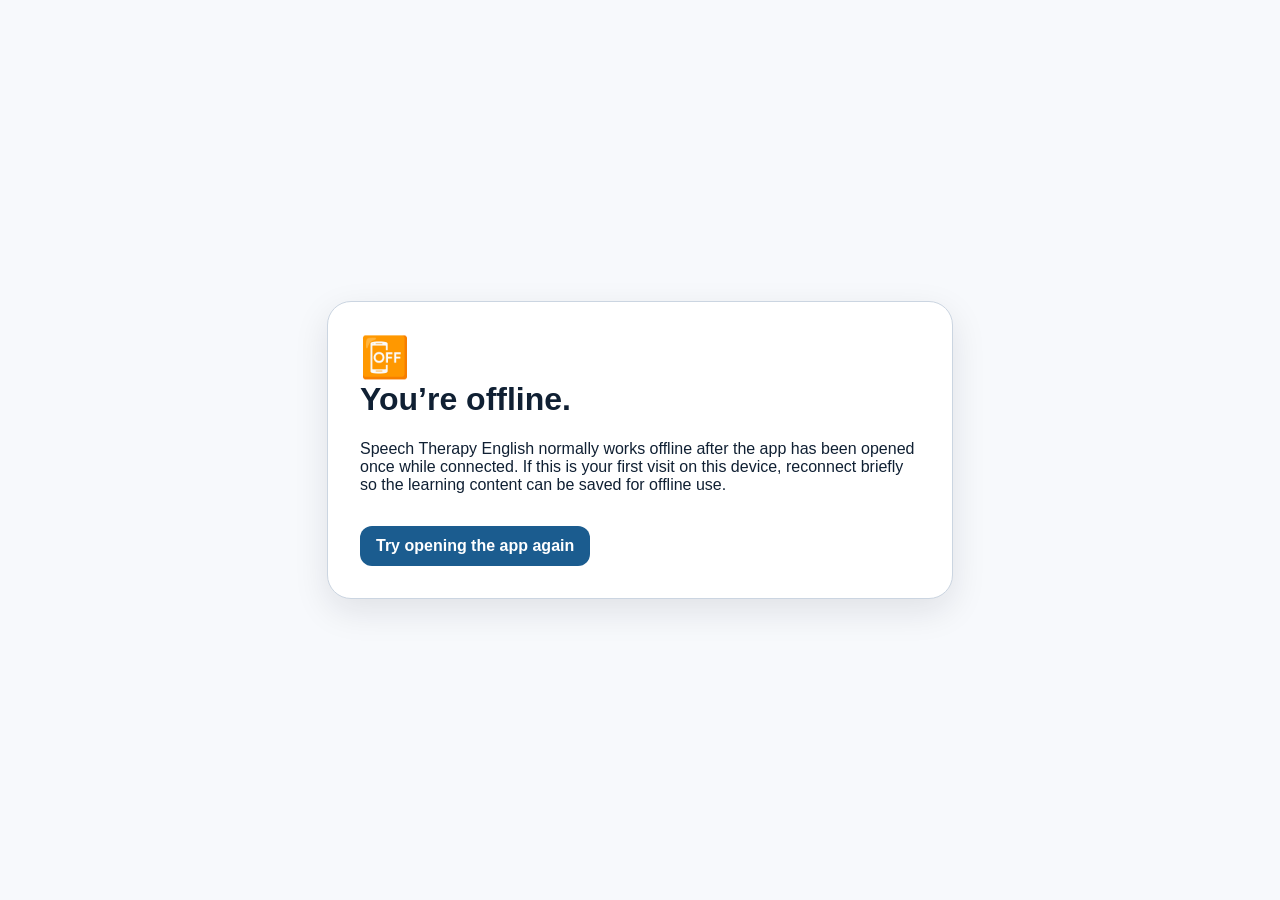
<file: offline.html>
<!DOCTYPE html><html lang="en"><head><meta charset="utf-8"><meta name="viewport" content="width=device-width,initial-scale=1"><meta name="theme-color" content="#1b5c8f"><title>Speech Therapy English — Offline</title><style>body{font-family:Arial,Helvetica,sans-serif;margin:0;background:#f7f9fc;color:#102033;display:grid;min-height:100vh;place-items:center;padding:1.5rem;box-sizing:border-box}.box{max-width:560px;background:white;border:1px solid #cbd5e1;border-radius:24px;padding:2rem;box-shadow:0 12px 35px rgba(15,23,42,.1)}h1{margin-top:0}a{display:inline-block;margin-top:1rem;padding:.7rem 1rem;border-radius:12px;background:#1b5c8f;color:white;text-decoration:none;font-weight:700}</style></head><body><main class="box"><div style="font-size:2.5rem">📴</div><h1>You’re offline.</h1><p>Speech Therapy English normally works offline after the app has been opened once while connected. If this is your first visit on this device, reconnect briefly so the learning content can be saved for offline use.</p><a href="./">Try opening the app again</a></main></body></html>
</file>
<file: styles.css>
/* Speech Therapy English — V12 */
:root{
  --bg:#f5f8fc;--surface:#fff;--surface2:#eef5fb;--text:#102238;--muted:#54677d;
  --accent:#155b8f;--accent-dark:#0b446e;--accent2:#28a58b;--purple:#7655d5;--coral:#ef6f62;
  --pink:#d94f91;--yellow:#d99b18;--border:#cbd8e5;--focus:#ffbf47;--scale:1;
  --shadow:0 10px 26px rgba(35,58,88,.09);--shadow-hover:0 18px 36px rgba(35,58,88,.15);
  --radius:22px
}
[data-theme=dark]{--bg:#0f172a;--surface:#1d293c;--surface2:#2b3a51;--text:#f8fafc;--muted:#c9d4e1;--accent:#77d1ff;--accent-dark:#9fddff;--accent2:#7ce7c5;--purple:#b7a2ff;--coral:#ff9b91;--pink:#ff9bca;--yellow:#ffd37a;--border:#47576c;--shadow:none;--shadow-hover:none}
[data-contrast=high]{--bg:#000;--surface:#000;--surface2:#111;--text:#fff;--muted:#fff;--accent:#0ff;--accent-dark:#0ff;--accent2:#ff0;--purple:#fff;--coral:#fff;--pink:#fff;--yellow:#ff0;--border:#fff;--focus:#ff0;--shadow:none;--shadow-hover:none}
*{box-sizing:border-box}html{font-size:calc(16px*var(--scale));scroll-behavior:smooth}body{margin:0;font-family:Arial,Helvetica,sans-serif;background:var(--bg);color:var(--text);line-height:1.55}.reduce-motion *{animation:none!important;transition:none!important;scroll-behavior:auto!important}.skip{position:absolute;top:-5rem;left:1rem;background:var(--focus);color:#000;padding:.8rem 1rem;border-radius:.7rem;z-index:200;font-weight:800}.skip:focus{top:1rem}.wrap,main,footer{max-width:1220px;margin:auto}
button,input,select{font:inherit;border:2px solid var(--border);border-radius:13px;padding:.6rem .75rem;background:var(--surface);color:var(--text)}button{cursor:pointer;font-weight:700}button:hover{border-color:var(--accent)}:focus-visible{outline:4px solid var(--focus);outline-offset:3px}
header{background:linear-gradient(118deg,#125b8e 0%,#224e96 48%,#6846b6 100%);color:#fff;padding:.9rem 1rem .85rem;position:relative;overflow:visible}header:before{content:"";position:absolute;inset:0;background:radial-gradient(circle at 82% 15%,rgba(255,255,255,.13),transparent 23%);pointer-events:none}.top-row{display:flex;justify-content:space-between;align-items:center;gap:1rem;position:relative}.brand-row{display:flex;align-items:center;gap:.75rem}.brand-mark{width:44px;height:44px;border-radius:15px;background:rgba(255,255,255,.16);display:grid;place-items:center;font-size:1.45rem;border:1px solid rgba(255,255,255,.3);box-shadow:inset 0 1px 0 rgba(255,255,255,.18)}header h1{margin:0;font-size:clamp(1.35rem,2.4vw,2rem);line-height:1.1}.tagline{margin:.18rem 0 0;opacity:.92;font-size:.95rem}
.a11y-shell{position:relative;z-index:10}.a11y-shell summary{list-style:none;cursor:pointer;border:1px solid rgba(255,255,255,.4);border-radius:999px;padding:.55rem .8rem;font-weight:800;background:rgba(255,255,255,.12)}.a11y-shell summary::-webkit-details-marker{display:none}.a11y{position:absolute;right:0;top:calc(100% + .55rem);width:min(520px,90vw);background:var(--surface);border:1px solid var(--border);padding:.7rem;display:flex;flex-wrap:wrap;gap:.45rem;border-radius:16px;box-shadow:var(--shadow-hover)}.a11y button{flex:1 1 auto;white-space:nowrap}
nav{display:flex;flex-wrap:wrap;gap:.42rem;margin-top:.85rem;position:relative}nav button{color:#fff;border:1.5px solid rgba(255,255,255,.38);border-radius:999px;padding:.52rem .72rem;background:rgba(255,255,255,.06);font-size:.93rem}nav button:hover{background:rgba(255,255,255,.14);border-color:#fff}nav button.active{background:#fff;color:#174f7f;border-color:#fff}.nav-count{display:inline-grid;place-items:center;min-width:1.45rem;height:1.45rem;padding:0 .35rem;border-radius:999px;background:rgba(255,255,255,.2);font-size:.75rem;margin-left:.15rem}nav button.active .nav-count{background:#e8f0f7}
main{padding:1.3rem 1rem 2.5rem}.page{display:none}.page.active{display:block}.eyebrow{display:inline-block;color:var(--accent);font-weight:900;text-transform:uppercase;letter-spacing:.08em;font-size:.78rem}.panel,.card,.term-card,.exercise{background:var(--surface);border:1px solid var(--border);border-radius:var(--radius);padding:1rem;margin-bottom:1rem;box-shadow:var(--shadow)}
.hero-v3{position:relative;overflow:hidden;display:grid;grid-template-columns:minmax(0,1.35fr) minmax(290px,.65fr);gap:1rem;border-radius:28px;background:linear-gradient(135deg,var(--surface) 0%,var(--surface2) 100%);border:1px solid var(--border);box-shadow:var(--shadow);min-height:330px}.hero-copy-v3{padding:clamp(1.5rem,4vw,2.6rem);position:relative;z-index:2}.hero-copy-v3 h2{font-size:clamp(2.2rem,5vw,4.15rem);line-height:.99;letter-spacing:-.045em;margin:.35rem 0 .9rem;max-width:800px}.hero-copy-v3 h2 span{color:var(--accent)}.hero-copy-v3>p{font-size:1.08rem;color:var(--muted);max-width:700px;margin:0 0 1.25rem}.hero-actions{display:flex;flex-wrap:wrap;gap:.55rem}.primary-action,.secondary-action,.ghost-action{padding:.73rem .95rem;font-weight:900}.primary-action{background:var(--accent);color:#fff;border-color:var(--accent)}.primary-action:hover{background:var(--accent-dark);border-color:var(--accent-dark)}.secondary-action{background:var(--surface);color:var(--purple);border-color:var(--border)}.ghost-action{background:transparent;color:var(--text)}.word-spotlight{margin:1.25rem 1.25rem 1.25rem 0;border-radius:23px;padding:1.2rem;background:linear-gradient(160deg,#164f82,#7655d5);color:#fff;box-shadow:0 16px 38px rgba(64,62,132,.22);position:relative;z-index:2;align-self:stretch;display:flex;flex-direction:column;justify-content:center;transform:rotate(1deg);transition:transform .2s ease}.word-spotlight:hover{transform:rotate(0deg) translateY(-2px)}.spotlight-label{font-size:.72rem;text-transform:uppercase;letter-spacing:.12em;font-weight:900;opacity:.85}.spotlight-term{font-size:clamp(1.9rem,4vw,3rem);font-weight:900;line-height:1.05;margin:.45rem 0}.spotlight-ipa{opacity:.9}.spotlight-fr{display:inline-block;background:rgba(255,255,255,.16);border-radius:999px;padding:.25rem .55rem;margin:.55rem 0}.spotlight-definition{font-size:.95rem}.spotlight-actions{display:flex;gap:.4rem;flex-wrap:wrap;margin-top:.7rem}.spotlight-actions button{background:#fff;color:#1c4e80;border-color:#fff;padding:.45rem .6rem}.hero-bubble{position:absolute;border-radius:50%;pointer-events:none;filter:blur(.1px);animation:floaty 7s ease-in-out infinite}.bubble-one{width:160px;height:160px;background:rgba(239,111,98,.13);left:48%;top:-60px}.bubble-two{width:100px;height:100px;background:rgba(40,165,139,.15);left:40%;bottom:-35px;animation-delay:-2.5s}@keyframes floaty{0%,100%{transform:translateY(0)}50%{transform:translateY(13px)}}
.mini-dashboard{display:grid;grid-template-columns:repeat(3,minmax(100px,1fr)) minmax(210px,1.3fr);gap:.65rem;align-items:stretch;margin:1rem 0}.mini-dashboard>div,.dashboard-link{background:var(--surface);border:1px solid var(--border);border-radius:17px;box-shadow:var(--shadow);padding:.75rem .9rem}.mini-dashboard>div{display:grid;grid-template-columns:auto auto 1fr;align-items:center;gap:.4rem}.dash-icon{width:31px;height:31px;display:grid;place-items:center;border-radius:10px;background:var(--surface2)}.mini-dashboard strong{font-size:1.35rem}.mini-dashboard span:last-child{color:var(--muted);font-size:.9rem}.dashboard-link{color:var(--pink);text-align:center;font-weight:900}.quick-words{background:linear-gradient(120deg,var(--surface2),var(--surface));border:1px solid var(--border);border-radius:20px;padding:1rem;margin:1rem 0}.quick-words h3{margin:0 0 .6rem}.word-chip-grid{display:grid;grid-template-columns:repeat(5,minmax(0,1fr));gap:.55rem}.word-chip{background:var(--surface);border:1px solid var(--border);border-radius:15px;padding:.7rem;text-align:left}.word-chip strong,.word-chip span{display:block}.word-chip strong{margin-bottom:.15rem}.word-chip span{color:var(--muted);font-size:.85rem}
.section-heading{margin:1.8rem 0 .8rem}.punchy-heading{display:flex;justify-content:space-between;align-items:end;gap:1rem}.section-heading h2{font-size:clamp(1.65rem,3vw,2.25rem);line-height:1.1;margin:.15rem 0}.section-heading p{margin:0;color:var(--muted)}.activity-grid{display:grid;grid-template-columns:repeat(3,minmax(0,1fr));gap:.9rem}.activity-card{position:relative;overflow:hidden;text-align:left;min-height:205px;border-radius:22px;padding:1.15rem;border:1px solid var(--border);box-shadow:var(--shadow);transition:transform .18s ease,box-shadow .18s ease;background:var(--surface)}.activity-card:after{content:"";position:absolute;width:90px;height:90px;border-radius:50%;right:-25px;top:-25px;background:currentColor;opacity:.07}.activity-card:hover{transform:translateY(-4px) rotate(-.3deg);box-shadow:var(--shadow-hover)}.activity-icon{display:grid;place-items:center;width:48px;height:48px;border-radius:15px;background:currentColor;font-size:1.45rem;margin-bottom:.7rem}.activity-icon::first-letter{filter:none}.activity-kicker{display:block;font-size:.7rem;letter-spacing:.11em;font-weight:900;opacity:.8}.activity-card strong{display:block;color:var(--text);font-size:1.18rem;margin:.17rem 0 .22rem}.activity-card>span:not(.activity-icon):not(.activity-kicker):not(.arrow){color:var(--muted);font-weight:500}.activity-card .arrow{display:block;font-weight:900;margin-top:.85rem;color:currentColor}.card-blue{color:#1b72aa}.card-blue .activity-icon{background:#dff3ff}.card-purple{color:#7655d5}.card-purple .activity-icon{background:#eee9ff}.card-coral{color:#df5c51}.card-coral .activity-icon{background:#ffe8e5}.card-green{color:#218b75}.card-green .activity-icon{background:#ddf7ef}.card-pink{color:#c74482}.card-pink .activity-icon{background:#ffe6f2}.card-yellow{color:#b77c0b}.card-yellow .activity-icon{background:#fff1c9}.platform-strip{display:grid;grid-template-columns:repeat(3,1fr) 1.7fr;gap:.65rem;margin-top:1rem}.platform-strip>div{background:var(--surface2);border-radius:16px;padding:.75rem 1rem;display:flex;gap:.4rem;align-items:baseline}.platform-strip strong{font-size:1.3rem}.platform-strip span{color:var(--muted)}.privacy-mini{align-items:center!important}.privacy-mini>span:first-child{font-size:1.25rem}.privacy-mini>span:last-child{display:flex;flex-direction:column}.privacy-mini small{color:var(--muted)}
.page-title{display:flex;align-items:center;gap:.85rem;margin:.25rem 0 1rem}.page-title .page-icon{width:58px;height:58px;display:grid;place-items:center;border-radius:18px;background:linear-gradient(145deg,#dff3ff,#eee8ff);font-size:1.7rem}.page-title h2{font-size:clamp(2rem,4vw,3rem);line-height:1;margin:.15rem 0}.page-title p{margin:0;color:var(--muted)}.filters{display:grid;grid-template-columns:2fr repeat(3,1fr);gap:.7rem}.filters input,.filters select,.notebook-filters input,.notebook-filters select,.search-panel input{width:100%;margin-top:.25rem}.result-count{font-weight:800;color:var(--muted)}.badge{display:inline-block;background:var(--surface2);border:1px solid var(--border);border-radius:999px;padding:.22rem .52rem;margin:.13rem}.term-card{position:relative}.term-card.saved{border-color:#efb8d2}.term-card.mastered{border-color:#9cd9ca}.term-card h3{font-size:1.45rem;margin:.1rem 0 .35rem}.level-grid{display:grid;grid-template-columns:repeat(auto-fit,minmax(220px,1fr));gap:.65rem}.level{background:var(--surface2);border:1px solid var(--border);border-radius:13px;padding:.7rem}.grid{display:grid;grid-template-columns:repeat(auto-fit,minmax(240px,1fr));gap:1rem}.card-actions{display:flex;flex-wrap:wrap;gap:.45rem;margin-top:.8rem}.save-button.saved{background:#fff0f7;color:#b83270;border-color:#efb8d2}.master-button.mastered{background:#e7f9f4;color:#177562;border-color:#9cd9ca}.flash-controls{display:flex;justify-content:space-between;align-items:end;gap:1rem}.flash-controls select{margin-left:.35rem}.flashcard{min-height:360px;display:grid;place-items:center;text-align:center;cursor:pointer;position:relative;overflow:hidden;background:linear-gradient(145deg,var(--surface),var(--surface2));border:1px solid var(--border);border-radius:26px;box-shadow:var(--shadow)}.flashcard:before{content:"";position:absolute;width:160px;height:160px;background:rgba(118,85,213,.09);border-radius:50%;top:-60px;right:-40px}.big{font-size:clamp(2.4rem,7vw,4.8rem);font-weight:900;line-height:1}.flash-hint{color:var(--muted);font-size:.86rem;margin-top:1rem}.centre-actions{justify-content:center}.compact-controls{max-width:440px}.exercise fieldset{border:0;padding:0}.exercise legend{font-weight:900;font-size:1.25rem}.exercise label.card{display:block;cursor:pointer}.feedback{border-left:7px solid var(--accent2);background:var(--surface2);padding:.8rem;margin-top:.8rem;border-radius:.6rem}.error{border-left-color:#be123c}.case-grid{display:grid;grid-template-columns:repeat(3,minmax(0,1fr));gap:.9rem}.case-card{background:var(--surface);border:1px solid var(--border);border-radius:22px;padding:1.15rem;box-shadow:var(--shadow);position:relative;overflow:hidden}.case-number{position:absolute;right:12px;top:3px;font-size:3.5rem;font-weight:900;opacity:.06}.case-tag{display:inline-block;border-radius:999px;background:var(--surface2);padding:.25rem .55rem;font-size:.75rem;font-weight:900;text-transform:uppercase;letter-spacing:.08em}.case-card h3{font-size:1.35rem;margin:.8rem 0 .35rem}.case-action{margin-top:.45rem;color:var(--accent)}
.notebook-hero{display:grid;grid-template-columns:repeat(3,minmax(140px,1fr)) minmax(250px,1.4fr);gap:.7rem;margin-bottom:1rem}.notebook-stat,.notebook-actions{background:var(--surface);border:1px solid var(--border);border-radius:20px;box-shadow:var(--shadow);padding:1rem}.notebook-stat{display:grid;grid-template-columns:auto 1fr;column-gap:.55rem;align-items:center}.notebook-stat>span{grid-row:1/3;font-size:1.5rem}.notebook-stat strong{font-size:2rem;line-height:1}.notebook-stat small{color:var(--muted)}.notebook-actions{display:flex;align-items:center;justify-content:center;gap:.45rem;flex-wrap:wrap}.notebook-filters{display:grid;grid-template-columns:2fr 1fr 1fr auto;gap:.7rem;align-items:end}.danger-quiet{color:#a52b3c}.empty-state{text-align:center;padding:2.6rem 1rem;background:var(--surface);border:2px dashed var(--border);border-radius:22px}.empty-state .empty-icon{font-size:2.7rem}.empty-state h3{font-size:1.5rem;margin:.35rem 0}.empty-state p{color:var(--muted)}.search-panel{max-width:780px}.toast{position:fixed;right:1rem;bottom:1rem;z-index:150;background:#102238;color:#fff;padding:.8rem 1rem;border-radius:14px;box-shadow:var(--shadow-hover);opacity:0;transform:translateY(15px);pointer-events:none;transition:.2s ease}.toast.show{opacity:1;transform:translateY(0)}
.simple .extra,.simple .hero-bubble,.simple .word-spotlight,.simple .mini-dashboard{display:none!important}.simple .hero-v3,.simple .activity-grid,.simple .case-grid,.simple .notebook-hero{grid-template-columns:1fr}.simple .hero-v3{background:var(--surface)}.simple .activity-card:hover{transform:none}footer{padding:1rem 1rem 2rem;color:var(--muted);font-size:.9rem}footer p{margin:.15rem 0}
@media(max-width:980px){.activity-grid{grid-template-columns:repeat(2,minmax(0,1fr))}.filters{grid-template-columns:repeat(2,1fr)}.notebook-hero{grid-template-columns:repeat(2,1fr)}.notebook-filters{grid-template-columns:repeat(2,1fr)}.platform-strip{grid-template-columns:repeat(2,1fr)}.word-chip-grid{grid-template-columns:repeat(3,1fr)}}
@media(max-width:760px){.top-row{align-items:flex-start}.tagline{display:none}.a11y-shell summary{font-size:0}.a11y-shell summary::first-letter{font-size:1rem}.hero-v3{grid-template-columns:1fr}.word-spotlight{margin:0 1rem 1rem;transform:none}.mini-dashboard{grid-template-columns:repeat(3,1fr)}.dashboard-link{grid-column:1/-1}.mini-dashboard>div{grid-template-columns:1fr;text-align:center;justify-items:center}.punchy-heading{align-items:flex-start;flex-direction:column}.case-grid{grid-template-columns:1fr}.notebook-hero{grid-template-columns:1fr 1fr}.word-chip-grid{grid-template-columns:1fr 1fr}nav button{flex:1 1 auto}.page-title .page-icon{width:50px;height:50px}}
@media(max-width:520px){.activity-grid,.filters,.notebook-filters,.notebook-hero,.platform-strip{grid-template-columns:1fr}.word-chip-grid{grid-template-columns:1fr}.hero-copy-v3{padding:1.25rem}.hero-copy-v3 h2{font-size:2.45rem}.hero-actions button{width:100%}.mini-dashboard{grid-template-columns:1fr 1fr}.mini-dashboard>div:nth-child(3){grid-column:1/-1}.brand-mark{display:none}nav{overflow-x:auto;flex-wrap:nowrap;padding-bottom:.15rem}nav button{flex:0 0 auto}.a11y{right:-.2rem}.flash-controls{align-items:flex-start;flex-direction:column}}
@media print{header,.a11y-shell,nav,button,.filters,.notebook-filters,footer,.toast{display:none!important}.panel,.card,.term-card,.exercise,.case-card{box-shadow:none;break-inside:avoid}.page{display:block}.activity-grid{display:none}}


/* ===== V4 · SMART FLASHCARDS ===== */
.flash-toolbar{display:grid;grid-template-columns:minmax(220px,1.4fr) minmax(150px,.7fr) auto;gap:.8rem;align-items:end;background:var(--surface);border:1px solid var(--border);border-radius:22px;padding:1rem;box-shadow:var(--shadow);margin-bottom:.8rem}.flash-toolbar label{font-weight:800}.flash-toolbar select{width:100%;margin-top:.28rem}.flash-toolbar .primary-action{height:fit-content;white-space:nowrap}
.flash-session-bar{background:var(--surface);border:1px solid var(--border);border-radius:20px;padding:.8rem 1rem;margin-bottom:.9rem;display:grid;grid-template-columns:1fr auto;gap:.55rem 1rem;align-items:center}.flash-progress-label{font-weight:950;font-size:1.2rem;margin-right:.55rem}.flash-progress-note{color:var(--muted);font-size:.9rem}.flash-mini-stats{display:flex;gap:.45rem;flex-wrap:wrap;justify-content:flex-end}.flash-mini-stats span{border-radius:999px;padding:.28rem .58rem;font-size:.78rem;font-weight:800;border:1px solid var(--border);background:var(--surface2)}.flash-mini-stats .again-stat{background:#fff0f3;color:#9f2348;border-color:#f2bacb}.flash-mini-stats .hard-stat{background:#fff8dd;color:#7a5a00;border-color:#ead792}.flash-mini-stats .got-stat{background:#eaf9f3;color:#176f5b;border-color:#a8decf}.flash-progress-track{grid-column:1/-1;height:8px;background:var(--surface2);border-radius:999px;overflow:hidden}.flash-progress-track>div{height:100%;width:0;background:linear-gradient(90deg,#1d75a8,#7655d5,#de4d87);border-radius:inherit;transition:width .28s ease}
.flash-stage{max-width:900px;margin:0 auto;perspective:1400px}.flashcard-v4{position:relative;min-height:430px;cursor:pointer;outline:none}.flashcard-v4:focus-visible{outline:4px solid var(--focus);outline-offset:5px;border-radius:30px}.flashcard-inner{position:relative;width:100%;min-height:430px;transition:transform .52s cubic-bezier(.2,.75,.25,1);transform-style:preserve-3d}.flashcard-v4.is-flipped .flashcard-inner{transform:rotateY(180deg)}.flashcard-face{position:absolute;inset:0;min-height:430px;backface-visibility:hidden;-webkit-backface-visibility:hidden;border-radius:30px;border:1px solid var(--border);box-shadow:0 18px 42px rgba(26,55,85,.13);overflow:hidden;padding:clamp(1.3rem,4vw,2.6rem);display:flex;flex-direction:column;align-items:center;justify-content:center;text-align:center}.flashcard-front{background:radial-gradient(circle at 85% 12%,rgba(222,77,135,.14) 0 12%,transparent 12.5%),radial-gradient(circle at 12% 88%,rgba(67,170,139,.14) 0 10%,transparent 10.5%),linear-gradient(145deg,var(--surface),var(--surface2))}.flashcard-back{transform:rotateY(180deg);background:linear-gradient(145deg,var(--surface),rgba(222,77,135,.055))}.flashcard-kicker{font-size:.75rem;text-transform:uppercase;letter-spacing:.12em;font-weight:950;color:var(--accent);margin-bottom:.7rem}.flashcard-term{font-size:clamp(2.6rem,7vw,5.4rem);font-weight:950;line-height:.96;max-width:800px}.flashcard-ipa{font-size:1.08rem;color:var(--muted);margin:.8rem 0}.flashcard-fr{font-size:clamp(1.35rem,3vw,2.1rem);font-weight:900;color:#b93472;margin:.25rem 0 .75rem}.flashcard-definition{max-width:690px;font-size:1.05rem;margin:.2rem auto .65rem}.flashcard-example{max-width:690px;color:var(--muted);font-style:italic;margin:.2rem auto .8rem}.flashcard-collocations{display:flex;gap:.35rem;flex-wrap:wrap;justify-content:center;margin:.2rem 0 .7rem}.flashcard-collocations span{font-size:.8rem;border:1px solid var(--border);border-radius:999px;padding:.22rem .5rem;background:var(--surface2)}.flashcard-status{position:absolute;top:1rem;left:1rem;border-radius:999px;padding:.26rem .58rem;font-size:.72rem;font-weight:950;text-transform:uppercase;letter-spacing:.06em;background:var(--surface2);border:1px solid var(--border)}.flashcard-status.learning{background:#fff4d6;color:#715300;border-color:#e8d28c}.flashcard-status.review{background:#fff0f3;color:#952041;border-color:#f0b8c9}.flashcard-status.known{background:#e8f8f2;color:#176c59;border-color:#a4dbc9}.flashcard-hint{margin-top:1rem;color:var(--muted);font-size:.82rem}.flashcard-v4 button{position:relative;z-index:3}
.flash-rating{max-width:900px;margin:.85rem auto 0;display:grid;grid-template-columns:repeat(3,1fr);gap:.7rem}.flash-rating[hidden]{display:none}.rating-btn{position:relative;display:grid;grid-template-columns:auto 1fr auto;grid-template-rows:auto auto;column-gap:.55rem;align-items:center;text-align:left;padding:.75rem .85rem;border-radius:18px;transition:transform .15s ease,box-shadow .15s ease}.rating-btn>span{grid-row:1/3;font-size:1.35rem}.rating-btn strong{font-size:1rem}.rating-btn small{color:inherit;opacity:.75}.rating-btn kbd{grid-column:3;grid-row:1/3}.rating-btn:hover{transform:translateY(-2px);box-shadow:var(--shadow-hover)}.rating-again{background:#fff0f3;color:#972141;border-color:#efb7c8}.rating-hard{background:#fff8dc;color:#735600;border-color:#e8d38b}.rating-got{background:#e9f9f3;color:#176c59;border-color:#a4dbc9}.flash-footer-actions{display:flex;justify-content:center;gap:.5rem;flex-wrap:wrap;margin-top:.8rem}.flash-key-hint{text-align:center;color:var(--muted);font-size:.78rem}.flash-key-hint kbd,.rating-btn kbd{font:inherit;font-size:.68rem;font-weight:900;background:rgba(255,255,255,.62);border:1px solid currentColor;border-radius:.35rem;padding:.08rem .3rem}.flash-summary{max-width:760px;margin:1rem auto;text-align:center;background:var(--surface);border:1px solid var(--border);border-radius:28px;padding:2rem;box-shadow:var(--shadow)}.flash-summary-icon{font-size:3.3rem}.flash-summary h3{font-size:2rem;margin:.25rem 0}.flash-summary-grid{display:grid;grid-template-columns:repeat(3,1fr);gap:.6rem;margin:1rem 0}.flash-summary-grid div{background:var(--surface2);border:1px solid var(--border);border-radius:16px;padding:.75rem}.flash-summary-grid strong{display:block;font-size:1.6rem}.flash-empty-actions{display:flex;gap:.5rem;justify-content:center;flex-wrap:wrap}
[data-theme=dark] .flash-mini-stats .again-stat,[data-theme=dark] .rating-again{background:#4a2030;color:#ffd6e3}[data-theme=dark] .flash-mini-stats .hard-stat,[data-theme=dark] .rating-hard{background:#4a3c12;color:#fff0ad}[data-theme=dark] .flash-mini-stats .got-stat,[data-theme=dark] .rating-got{background:#153f36;color:#c8f7e9}[data-theme=dark] .flashcard-fr{color:#ff9ec8}
[data-contrast=high] .flash-mini-stats span,[data-contrast=high] .rating-btn,[data-contrast=high] .flashcard-face{background:#000!important;color:#fff!important;border-color:#fff!important}[data-contrast=high] .flash-progress-track>div{background:#0ff}[data-contrast=high] .flashcard-fr{color:#ff0}
.simple .flashcard-collocations,.simple .flash-key-hint{display:none!important}.simple .flashcard-face{box-shadow:none;background:var(--surface)}
.reduce-motion .flashcard-inner{transition:none}.reduce-motion .rating-btn:hover{transform:none}
@media(max-width:760px){.flash-toolbar{grid-template-columns:1fr 1fr}.flash-toolbar .primary-action{grid-column:1/-1}.flash-session-bar{grid-template-columns:1fr}.flash-mini-stats{justify-content:flex-start}.flash-rating{grid-template-columns:1fr}.flashcard-face,.flashcard-inner,.flashcard-v4{min-height:390px}.flashcard-term{font-size:clamp(2.2rem,12vw,4rem)}}
@media(max-width:520px){.flash-toolbar{grid-template-columns:1fr}.flash-toolbar .primary-action{grid-column:auto}.flash-summary-grid{grid-template-columns:1fr 1fr 1fr}.rating-btn{padding:.65rem}.flashcard-face{padding:1.15rem}.flashcard-term{font-size:2.55rem}.flashcard-fr{font-size:1.45rem}}


/* ===== V5 · PRACTICE GAMES ===== */
.sr-only{position:absolute!important;width:1px!important;height:1px!important;padding:0!important;margin:-1px!important;overflow:hidden!important;clip:rect(0,0,0,0)!important;white-space:nowrap!important;border:0!important}
.practice-mode-grid{display:grid;grid-template-columns:repeat(3,minmax(0,1fr));gap:.75rem;margin-bottom:1rem}.practice-mode-card{position:relative;overflow:hidden;min-height:170px;text-align:left;padding:1rem;border-radius:22px;background:var(--surface);border:2px solid var(--border);box-shadow:var(--shadow);display:flex;flex-direction:column;align-items:flex-start;transition:transform .16s ease,box-shadow .16s ease,border-color .16s ease}.practice-mode-card:before{content:"";position:absolute;width:110px;height:110px;border-radius:50%;right:-36px;top:-42px;opacity:.15;background:currentColor}.practice-mode-card:hover{transform:translateY(-3px);box-shadow:var(--shadow-hover)}.practice-mode-card.selected{border-color:currentColor;box-shadow:0 0 0 3px color-mix(in srgb,currentColor 17%,transparent),var(--shadow-hover)}.practice-mode-icon{font-size:1.7rem;margin-bottom:.55rem}.practice-mode-kicker{font-size:.66rem;letter-spacing:.11em;font-weight:950;opacity:.75}.practice-mode-card strong{font-size:1.18rem;margin:.14rem 0 .3rem;color:var(--text)}.practice-mode-card>span:last-child{font-size:.88rem;color:var(--muted);line-height:1.4}.mode-definition{color:#146997}.mode-french{color:#7655d5}.mode-cloze{color:#d34d7e}.mode-listen{color:#16866f}.mode-collocation{color:#b87808}.mode-mix{color:#d65d50}
.practice-toolbar{display:grid;grid-template-columns:minmax(190px,1.1fr) minmax(210px,1fr) minmax(140px,.55fr) auto;gap:.7rem;align-items:end;background:linear-gradient(120deg,var(--surface),var(--surface2));border:1px solid var(--border);border-radius:22px;padding:.9rem 1rem;box-shadow:var(--shadow);margin-bottom:.8rem}.practice-toolbar label{font-weight:800}.practice-toolbar select{display:block;width:100%;margin-top:.25rem}.practice-selected-mode{align-self:stretch;display:flex;flex-direction:column;justify-content:center;padding:.25rem .3rem}.practice-selected-mode span{font-size:.72rem;color:var(--muted);text-transform:uppercase;letter-spacing:.08em;font-weight:900}.practice-selected-mode strong{font-size:1.08rem;color:var(--purple)}.practice-start{white-space:nowrap}
.practice-session-bar{background:var(--surface);border:1px solid var(--border);border-radius:20px;padding:.78rem 1rem;margin:.85rem 0;display:grid;grid-template-columns:1fr auto;gap:.5rem 1rem;align-items:center}.practice-session-bar[hidden]{display:none}.practice-session-bar>div:first-child{display:flex;gap:.65rem;align-items:baseline;flex-wrap:wrap}.practice-session-bar>div:first-child strong{font-size:1.15rem}.practice-session-bar>div:first-child span{color:var(--muted);font-size:.82rem}.practice-score-pills{display:flex;gap:.4rem;flex-wrap:wrap;justify-content:flex-end}.practice-score-pills span{font-size:.78rem;font-weight:800;background:var(--surface2);border:1px solid var(--border);border-radius:999px;padding:.24rem .5rem}.practice-progress-track{grid-column:1/-1;height:8px;border-radius:999px;background:var(--surface2);overflow:hidden}.practice-progress-track>div{height:100%;width:0;border-radius:inherit;background:linear-gradient(90deg,#1d75a8,#7655d5,#d94f91,#ef6f62);transition:width .25s ease}
.practice-welcome{max-width:780px;margin:1.2rem auto;text-align:center;background:var(--surface);border:1px solid var(--border);border-radius:28px;padding:2rem;box-shadow:var(--shadow)}.practice-welcome-icon{font-size:3rem}.practice-welcome h3{font-size:clamp(1.55rem,3vw,2.25rem);line-height:1.1;margin:.35rem auto .65rem;max-width:680px}.practice-welcome p{color:var(--muted);max-width:600px;margin:.3rem auto}
.practice-question-card{max-width:880px;margin:1rem auto;background:var(--surface);border:1px solid var(--border);border-radius:30px;padding:clamp(1rem,3vw,2rem);box-shadow:var(--shadow);position:relative;overflow:hidden}.practice-question-card:after{content:"";position:absolute;width:150px;height:150px;border-radius:50%;right:-75px;bottom:-85px;background:rgba(118,85,213,.08);pointer-events:none}.practice-question-top{display:flex;align-items:center;gap:.45rem;flex-wrap:wrap;margin-bottom:.85rem}.practice-question-number{width:42px;height:42px;display:grid;place-items:center;border-radius:13px;background:var(--accent);color:#fff;font-weight:950}.practice-question-mode,.practice-chapter-pill{border:1px solid var(--border);background:var(--surface2);border-radius:999px;padding:.27rem .56rem;font-size:.75rem;font-weight:850}.practice-chapter-pill{margin-left:auto}.practice-question-card h3{font-size:clamp(1.35rem,3vw,2rem);margin:.25rem 0 .8rem}.practice-clue{font-size:clamp(1.2rem,2.6vw,1.7rem);font-weight:800;line-height:1.35;padding:1rem;border-radius:18px;background:linear-gradient(120deg,var(--surface2),var(--surface));border:1px solid var(--border);margin-bottom:1rem}.practice-clue.practice-cloze{font-weight:650}.practice-target-term{display:block;font-size:1.65rem;font-weight:950;color:var(--accent)}.practice-collocation-join,.practice-listen-note{display:block;font-size:.86rem;color:var(--muted);font-weight:500;margin-top:.3rem}.practice-listen-button{font-size:1.05rem;padding:.65rem .9rem;background:var(--accent);color:#fff;border-color:var(--accent)}
.practice-options{border:0;padding:0;margin:0;display:grid;grid-template-columns:1fr 1fr;gap:.6rem}.practice-option{cursor:pointer;display:flex;align-items:center;gap:.7rem;padding:.8rem .9rem;border:2px solid var(--border);border-radius:17px;background:var(--surface);font-weight:800;transition:transform .12s ease,border-color .12s ease,background .12s ease}.practice-option:hover{transform:translateY(-1px);border-color:var(--accent)}.practice-option input{position:absolute;opacity:0;pointer-events:none}.practice-option:has(input:checked){border-color:var(--purple);background:color-mix(in srgb,var(--purple) 8%,var(--surface))}.practice-option-letter{width:31px;height:31px;display:grid;place-items:center;border-radius:10px;background:var(--surface2);font-size:.8rem}.practice-option.is-correct{border-color:#32a889!important;background:#e8f8f2!important;color:#145f50}.practice-option.is-wrong{border-color:#df5e77!important;background:#fff0f3!important;color:#8c2440}.practice-question-actions{display:flex;gap:.5rem;flex-wrap:wrap;margin-top:1rem}.practice-feedback{margin-top:1rem;border-radius:18px;padding:.8rem 1rem;display:flex;gap:.7rem;align-items:flex-start;border:1px solid}.practice-feedback.correct{background:#e9f9f3;border-color:#a4dbc9;color:#155f50}.practice-feedback.wrong{background:#fff0f3;border-color:#efb7c8;color:#89223d}.practice-feedback-icon{width:38px;height:38px;border-radius:12px;display:grid;place-items:center;background:rgba(255,255,255,.6);font-size:1.25rem;font-weight:950}.practice-feedback p{margin:.15rem 0 0}.practice-after-actions{display:flex;gap:.5rem;flex-wrap:wrap;margin-top:.65rem}
.practice-summary{max-width:820px;margin:1rem auto;text-align:center;background:linear-gradient(145deg,var(--surface),var(--surface2));border:1px solid var(--border);border-radius:30px;padding:2rem;box-shadow:var(--shadow)}.practice-summary-burst{font-size:3.4rem}.practice-summary h3{font-size:clamp(1.7rem,3vw,2.35rem);margin:.25rem 0 .8rem}.practice-score-big{display:flex;align-items:baseline;gap:.6rem;justify-content:center;margin:.3rem 0 1rem}.practice-score-big strong{font-size:3.4rem;line-height:1;color:var(--accent)}.practice-score-big span{color:var(--muted);font-weight:800}.practice-summary-stats{display:grid;grid-template-columns:repeat(3,1fr);gap:.6rem;margin:1rem 0}.practice-summary-stats div{background:var(--surface);border:1px solid var(--border);border-radius:17px;padding:.7rem}.practice-summary-stats strong{display:block;font-size:1.55rem}.practice-summary-stats span{font-size:.82rem;color:var(--muted)}.practice-missed-box{text-align:left;background:var(--surface);border:1px solid var(--border);border-radius:18px;padding:.8rem;margin:1rem 0}.practice-missed-box h4{margin:.1rem 0 .55rem}.practice-missed-chips{display:flex;gap:.4rem;flex-wrap:wrap}.practice-missed-chips button{font-size:.8rem;padding:.35rem .55rem;border-radius:999px}.practice-summary-actions{display:flex;justify-content:center;gap:.5rem;flex-wrap:wrap;margin-top:1rem}
[data-theme=dark] .practice-option.is-correct,[data-theme=dark] .practice-feedback.correct{background:#153f36!important;color:#c8f7e9}[data-theme=dark] .practice-option.is-wrong,[data-theme=dark] .practice-feedback.wrong{background:#4a2030!important;color:#ffd6e3}[data-contrast=high] .practice-mode-card,[data-contrast=high] .practice-option,[data-contrast=high] .practice-question-card,[data-contrast=high] .practice-summary{background:#000!important;color:#fff!important;border-color:#fff!important}[data-contrast=high] .practice-option.is-correct{color:#0f0!important}[data-contrast=high] .practice-option.is-wrong{color:#f88!important}.simple .practice-mode-card:before,.simple .practice-question-card:after{display:none}.reduce-motion .practice-mode-card:hover,.reduce-motion .practice-option:hover{transform:none}
@media(max-width:980px){.practice-mode-grid{grid-template-columns:repeat(2,minmax(0,1fr))}.practice-toolbar{grid-template-columns:1fr 1fr}.practice-selected-mode{grid-column:1/-1}.practice-start{grid-column:1/-1}}
@media(max-width:700px){.practice-mode-grid{grid-template-columns:1fr 1fr}.practice-options{grid-template-columns:1fr}.practice-session-bar{grid-template-columns:1fr}.practice-score-pills{justify-content:flex-start}.practice-chapter-pill{margin-left:0}}
@media(max-width:520px){.practice-mode-grid,.practice-toolbar{grid-template-columns:1fr}.practice-mode-card{min-height:145px}.practice-toolbar>*{grid-column:auto}.practice-summary-stats{grid-template-columns:repeat(3,1fr)}.practice-score-big{align-items:center;flex-direction:column}.practice-score-big strong{font-size:3rem}}


/* V5.1 footer: credits + privacy / GDPR */
.site-footer{padding:1.25rem 1rem 2.2rem;color:var(--muted);font-size:.9rem}
.footer-inner{border-top:1px solid var(--border);padding-top:1.15rem}
.footer-credit{color:var(--text);font-size:.95rem;margin:0 0 .8rem}
.privacy-note{background:var(--surface);border:1px solid var(--border);border-radius:18px;padding:1rem 1.1rem;box-shadow:var(--shadow)}
.privacy-note p{margin:.25rem 0 .55rem}
.privacy-note p:last-child{margin-bottom:0}
.hosting-note{font-size:.84rem;color:var(--muted)}
.simple .privacy-note{box-shadow:none;border-radius:10px}
@media(max-width:760px){.site-footer{padding-inline:.8rem}.privacy-note{padding:.9rem}}

/* ===== V6 · Clinical Case Lab ===== */
.case-lab-hero{display:grid;grid-template-columns:1.5fr auto;gap:1rem;align-items:center;background:linear-gradient(135deg,rgba(15,76,129,.10),rgba(109,40,217,.10),rgba(67,170,139,.10));border:1px solid var(--border);border-radius:26px;padding:1.25rem 1.35rem;margin-bottom:1rem;overflow:hidden;position:relative}
.case-lab-hero:after{content:"🩺";position:absolute;right:11%;bottom:-34px;font-size:7rem;opacity:.055;transform:rotate(-12deg);pointer-events:none}.case-lab-hero h3{font-size:clamp(1.55rem,3vw,2.25rem);margin:.2rem 0}.case-lab-hero p{margin:.35rem 0 0;max-width:760px;color:var(--muted)}.case-lab-actions{display:flex;flex-wrap:wrap;justify-content:flex-end;gap:.55rem;position:relative;z-index:1}
.case-help{display:grid;grid-template-columns:repeat(3,1fr);gap:.75rem;margin-bottom:1rem}.case-help article{background:var(--surface);border:1px solid var(--border);border-radius:18px;padding:.9rem}.case-help strong{display:block;font-size:1.02rem;margin-bottom:.2rem}.case-help p{margin:0;color:var(--muted);font-size:.92rem}
.case-browser-controls{display:grid;grid-template-columns:1.2fr 1.2fr .8fr;gap:.8rem;align-items:end}.case-browser-controls select{width:100%;margin-top:.25rem}.case-browser-count{display:flex;align-items:center;justify-content:center;gap:.5rem;min-height:49px;background:var(--surface2);border:1px solid var(--border);border-radius:14px;padding:.45rem .7rem}.case-browser-count strong{font-size:1.45rem}.case-browser-count span{color:var(--muted);font-size:.82rem}
.case-grid{grid-template-columns:repeat(3,minmax(0,1fr))}.case-card{display:flex;flex-direction:column;min-height:260px;transition:transform .18s ease,box-shadow .18s ease,border-color .18s ease}.case-card:hover{transform:translateY(-4px);box-shadow:0 12px 30px rgba(15,23,42,.12);border-color:rgba(109,40,217,.35)}.case-card .case-action{margin-top:auto;align-self:flex-start}.case-card-top{display:flex;gap:.45rem;flex-wrap:wrap;align-items:center}.case-tag.swallowing{background:#e7f9f4;color:#177562}.case-tag.neuro{background:#eee8ff;color:#5b3dc4}.case-tag.voice{background:#fff0f7;color:#b83270}.case-mode-tag{font-size:.7rem;font-weight:900;text-transform:uppercase;letter-spacing:.06em;padding:.25rem .5rem;border-radius:999px;background:var(--surface2);border:1px solid var(--border)}.case-tried{margin-left:auto;color:#177562;font-weight:900;font-size:.78rem}.case-card .case-summary{color:var(--muted);font-size:.94rem}.case-patient-line{font-size:.82rem;font-weight:800;color:var(--muted);margin:.2rem 0 .55rem}
.case-workspace{margin-top:1rem}.case-workspace-shell{background:var(--surface);border:1px solid var(--border);border-radius:28px;box-shadow:var(--shadow);overflow:hidden}.case-workspace-head{padding:1rem 1.2rem;background:linear-gradient(135deg,rgba(15,76,129,.08),rgba(109,40,217,.08));border-bottom:1px solid var(--border)}.case-back{margin-bottom:.75rem}.case-title-row{display:flex;justify-content:space-between;gap:1rem;align-items:flex-start}.case-title-row h3{font-size:clamp(1.7rem,4vw,2.6rem);line-height:1.08;margin:.2rem 0}.case-title-row p{margin:.2rem 0;color:var(--muted)}.case-icon-big{font-size:3rem;line-height:1}.case-patient-grid{display:grid;grid-template-columns:repeat(3,1fr);gap:.65rem;margin-top:.9rem}.case-patient-grid div{background:var(--surface);border:1px solid var(--border);border-radius:15px;padding:.65rem .75rem}.case-patient-grid small{display:block;text-transform:uppercase;letter-spacing:.07em;font-weight:900;color:var(--muted);font-size:.68rem}.case-patient-grid strong{display:block;margin-top:.18rem}
.case-workspace-body{display:grid;grid-template-columns:.8fr 1.4fr;gap:1rem;padding:1.1rem}.case-observations,.case-task-panel{border:1px solid var(--border);border-radius:20px;padding:1rem;background:var(--surface)}.case-observations h4,.case-task-panel h4{margin:.1rem 0 .6rem;font-size:1.1rem}.case-observations ul{padding-left:1.15rem;margin:.4rem 0}.case-observations li{margin:.35rem 0}.case-mode-switch{display:flex;flex-wrap:wrap;gap:.45rem;margin:.1rem 0 1rem}.case-mode-switch button{border-radius:999px}.case-mode-switch button.active{background:var(--accent);border-color:var(--accent);color:white}.case-step{background:var(--surface2);border:1px solid var(--border);border-radius:16px;padding:.85rem;margin:.7rem 0}.case-step-label{font-size:.72rem;text-transform:uppercase;letter-spacing:.08em;font-weight:900;color:var(--muted)}.case-step h5{margin:.25rem 0 .55rem;font-size:1rem}.case-term-options{display:flex;flex-wrap:wrap;gap:.45rem}.case-term-choice{position:relative}.case-term-choice input{position:absolute;opacity:0;pointer-events:none}.case-term-choice span{display:inline-block;border:2px solid var(--border);background:var(--surface);border-radius:999px;padding:.42rem .68rem;font-weight:800;cursor:pointer}.case-term-choice input:checked+span{background:#eee8ff;border-color:#7555d5;color:#4e32aa}.case-textarea{width:100%;min-height:120px;resize:vertical;padding:.75rem;border:2px solid var(--border);border-radius:14px;background:var(--surface);color:var(--text);font:inherit}.case-textarea:focus{outline:4px solid var(--focus);outline-offset:2px}.case-feedback{margin-top:.7rem;padding:.8rem;border-radius:14px;border-left:6px solid var(--accent2);background:var(--surface)}.case-feedback.needs-work{border-left-color:#d97706}.case-feedback ul{margin:.35rem 0;padding-left:1.15rem}.case-keyword-list{display:flex;flex-wrap:wrap;gap:.4rem;margin:.5rem 0}.case-keyword{display:inline-flex;align-items:center;gap:.25rem;background:var(--surface);border:1px solid var(--border);border-radius:999px;padding:.35rem .55rem;font-size:.83rem}.case-keyword.hit{background:#e7f9f4;border-color:#9cd9ca;color:#177562}.case-keyword.miss{background:#fff7ed;border-color:#fed7aa;color:#9a4c08}.case-model{margin-top:.75rem;padding:.9rem 1rem;border:1px solid var(--border);border-radius:17px;background:linear-gradient(145deg,var(--surface),var(--surface2))}.case-model h5{margin:.05rem 0 .45rem}.case-model p{margin:.35rem 0}.case-model-actions{display:flex;flex-wrap:wrap;gap:.45rem;margin-top:.8rem}.case-footer-actions{display:flex;flex-wrap:wrap;gap:.5rem;padding:0 1.1rem 1.1rem}.case-footer-actions button:first-child{background:#fff0f7;border-color:#efb8d2;color:#a02660}.case-empty{text-align:center;padding:2rem;background:var(--surface);border:1px dashed var(--border);border-radius:22px}
.reduce-motion .case-card{transition:none}.reduce-motion .case-card:hover{transform:none}.simple .case-lab-hero:after,.simple .case-icon-big{display:none}.simple .case-lab-hero,.simple .case-workspace-body,.simple .case-patient-grid,.simple .case-help{grid-template-columns:1fr}.simple .case-card:hover{transform:none}
@media(max-width:900px){.case-grid{grid-template-columns:repeat(2,minmax(0,1fr))}.case-workspace-body{grid-template-columns:1fr}.case-help{grid-template-columns:1fr}.case-patient-grid{grid-template-columns:1fr 1fr}.case-browser-controls{grid-template-columns:1fr 1fr}.case-browser-count{grid-column:1/-1}.case-lab-hero{grid-template-columns:1fr}.case-lab-actions{justify-content:flex-start}}
@media(max-width:620px){.case-grid{grid-template-columns:1fr}.case-browser-controls{grid-template-columns:1fr}.case-browser-count{grid-column:auto}.case-patient-grid{grid-template-columns:1fr}.case-title-row{align-items:flex-start}.case-icon-big{font-size:2.2rem}.case-footer-actions{flex-direction:column}.case-footer-actions button{width:100%}}


/* V7 · Clinical dictionary */
.dictionary-tools{padding:1rem 1.05rem}.dictionary-search-row{display:grid;grid-template-columns:minmax(0,1fr) auto;gap:.7rem;align-items:end}.dictionary-search-row label{font-weight:800}.dictionary-search-row input{display:block;width:100%;margin-top:.3rem;font-weight:500}.dictionary-search-row>button{white-space:nowrap;background:linear-gradient(135deg,var(--accent),var(--purple));color:#fff;border-color:transparent;padding:.72rem .95rem}.dictionary-help{margin:.45rem 0 0;color:var(--muted);font-size:.9rem}.dictionary-suggestion{margin-top:.8rem;padding:.75rem .85rem;border-radius:15px;background:#fff7d9;border:1px solid #ebcf70}.dictionary-suggestion button{margin:.25rem .2rem .05rem;background:#fff;border-color:#dfc65f;padding:.38rem .55rem}.dictionary-history-row{display:grid;grid-template-columns:auto 1fr auto;gap:.6rem;align-items:center;margin-top:.8rem;padding-top:.75rem;border-top:1px solid var(--border)}.dictionary-history{display:flex;gap:.35rem;flex-wrap:wrap}.dictionary-history button,.tiny-button{padding:.35rem .55rem;border-radius:999px;font-size:.84rem;background:var(--surface2)}.dictionary-layout{display:grid;grid-template-columns:minmax(260px,.72fr) minmax(0,1.75fr);gap:1rem;align-items:start}.dictionary-results-panel,.dictionary-entry{background:var(--surface);border:1px solid var(--border);border-radius:22px;box-shadow:var(--shadow)}.dictionary-results-panel{position:sticky;top:1rem;overflow:hidden}.dictionary-results-heading{padding:.9rem 1rem;border-bottom:1px solid var(--border);background:linear-gradient(135deg,var(--surface2),var(--surface))}.dictionary-results-heading h3{margin:0}.dictionary-results-heading span{color:var(--muted);font-size:.86rem}.dictionary-results{max-height:68vh;overflow:auto;padding:.45rem}.dictionary-result{display:block;width:100%;text-align:left;border:1px solid transparent;background:transparent;border-radius:14px;padding:.65rem .7rem;margin:.12rem 0}.dictionary-result:hover,.dictionary-result.selected{background:var(--surface2);border-color:var(--border)}.dictionary-result.selected{box-shadow:inset 4px 0 0 var(--accent)}.dictionary-result-term,.dictionary-result-fr,.dictionary-result-meta{display:block}.dictionary-result-term{font-weight:900;font-size:1rem}.dictionary-result-fr{color:var(--accent);font-size:.9rem;margin:.1rem 0}.dictionary-result-meta{color:var(--muted);font-size:.76rem}.dictionary-start{padding:2rem 1rem;text-align:center;color:var(--muted)}.dictionary-start>span{font-size:2rem}.dictionary-entry{min-height:480px;overflow:hidden}.dictionary-welcome{padding:clamp(1.5rem,4vw,3.2rem);text-align:center;max-width:700px;margin:auto}.dictionary-welcome-icon{font-size:3rem}.dictionary-welcome h3{font-size:clamp(1.6rem,3vw,2.3rem);margin:.35rem 0}.dictionary-welcome p{color:var(--muted)}.dictionary-card{padding:1.15rem}.dictionary-entry-top{display:flex;justify-content:space-between;gap:1rem;align-items:flex-start}.dictionary-entry-status{padding-top:.15rem}.dict-status{display:inline-block;border:1px solid var(--border);border-radius:999px;padding:.28rem .58rem;font-size:.78rem;font-weight:900;color:var(--muted);background:var(--surface2)}.dict-status.saved{color:#b83270;background:#fff0f7;border-color:#efb8d2}.dict-status.mastered{color:#177562;background:#e7f9f4;border-color:#9cd9ca}.dictionary-headword{display:flex;align-items:center;justify-content:space-between;gap:1rem;padding:1.2rem 0 .75rem;border-bottom:1px solid var(--border)}.dictionary-headword h3{font-size:clamp(2.2rem,5vw,4.5rem);letter-spacing:-.045em;line-height:.95;margin:0}.dictionary-ipa{font-size:1.05rem;color:var(--muted);margin:.45rem 0 0}.dictionary-listen{white-space:nowrap}.dictionary-french{display:flex;align-items:baseline;gap:.6rem;padding:.8rem 0}.dictionary-french span{font-size:.78rem;text-transform:uppercase;letter-spacing:.08em;color:var(--muted);font-weight:900}.dictionary-french strong{font-size:1.35rem;color:var(--purple)}.dictionary-levels{display:flex;gap:.4rem;flex-wrap:wrap;margin:.25rem 0 .8rem}.dictionary-levels button{min-width:48px;border-radius:999px;padding:.4rem .62rem}.dictionary-levels button.active{background:var(--accent);color:#fff;border-color:var(--accent)}.dictionary-definition-block{background:linear-gradient(135deg,var(--surface2),var(--surface));border:1px solid var(--border);border-radius:18px;padding:1rem 1.05rem}.dictionary-definition-block>p{font-size:1.08rem;margin:.35rem 0}.dictionary-example{margin-top:.75rem;padding:.75rem;border-radius:14px;background:var(--surface);border-left:5px solid var(--accent2)}.dictionary-example p{margin:.2rem 0 0;font-style:italic}.dictionary-two-col{display:grid;grid-template-columns:1fr 1fr;gap:.85rem;margin-top:.9rem}.dictionary-two-col>section{background:var(--surface);border:1px solid var(--border);border-radius:17px;padding:.85rem}.dictionary-two-col h4,.dictionary-explore h4{margin:.1rem 0 .55rem}.dictionary-pills{display:flex;gap:.4rem;flex-wrap:wrap}.dictionary-pills span,.dictionary-pills button{border-radius:999px;padding:.38rem .58rem;font-size:.87rem}.dictionary-pills span{background:var(--surface2);border:1px solid var(--border)}.dictionary-pills button{background:#f1ecff;color:#5e43b8;border-color:#d5c8ff}.dictionary-pills .muted-pill{color:var(--muted)}.dictionary-explore{margin-top:.9rem;border:1px solid var(--border);border-radius:18px;padding:.9rem;background:linear-gradient(120deg,var(--surface),var(--surface2))}.dictionary-area-grid{display:grid;grid-template-columns:repeat(3,minmax(0,1fr));gap:.45rem}.dictionary-area-grid button{text-align:left;padding:.62rem}.dictionary-area-grid strong,.dictionary-area-grid span{display:block}.dictionary-area-grid span{font-size:.82rem;color:var(--muted);font-weight:500;margin-top:.1rem}.dictionary-actions{display:flex;flex-wrap:wrap;gap:.45rem;margin-top:1rem;padding-top:.9rem;border-top:1px solid var(--border)}
[data-theme=dark] .dictionary-suggestion{background:#453b13;border-color:#8f7624}[data-theme=dark] .dictionary-suggestion button{background:#2a2f3d;color:var(--text);border-color:#8f7624}[data-theme=dark] .dictionary-pills button{background:#312854;color:#d7cbff;border-color:#594b8b}
.simple .dictionary-layout{grid-template-columns:1fr}.simple .dictionary-results-panel{position:static}.simple .dictionary-area-grid{grid-template-columns:1fr 1fr}
@media(max-width:900px){.dictionary-layout{grid-template-columns:1fr}.dictionary-results-panel{position:static}.dictionary-results{max-height:320px}.dictionary-area-grid{grid-template-columns:repeat(2,minmax(0,1fr))}}
@media(max-width:620px){.dictionary-search-row{grid-template-columns:1fr}.dictionary-search-row>button{width:100%}.dictionary-history-row{grid-template-columns:1fr}.dictionary-two-col,.dictionary-area-grid{grid-template-columns:1fr}.dictionary-entry-top,.dictionary-headword{align-items:flex-start;flex-direction:column}.dictionary-headword h3{font-size:2.7rem}.dictionary-listen{width:100%}}


/* V8 · Installable offline app (PWA) */
.header-tools{display:flex;align-items:center;gap:.55rem;flex-wrap:wrap;justify-content:flex-end}.connection-status{display:inline-flex;align-items:center;gap:.38rem;border:1px solid rgba(255,255,255,.38);border-radius:999px;padding:.38rem .62rem;font-size:.78rem;font-weight:900;background:rgba(255,255,255,.1);color:#fff}.connection-status span{font-size:.72rem}.connection-status.is-online span{color:#8ef0c8}.connection-status.is-offline{background:rgba(0,0,0,.18)}.connection-status.is-offline span{color:#ffd166}.header-install{color:#fff;border-color:rgba(255,255,255,.4);background:rgba(255,255,255,.12);font-weight:900;border-radius:999px;padding:.48rem .72rem}.header-install:hover{background:rgba(255,255,255,.22)}.header-install[hidden]{display:none!important}.a11y-shell{margin:0}
.install-card{position:relative;display:grid;grid-template-columns:auto minmax(0,1fr) auto;gap:1rem;align-items:center;margin:1rem 0;padding:1rem 1.1rem;border:1px solid var(--border);border-radius:22px;background:linear-gradient(125deg,#eef8ff 0%,#f7f2ff 52%,#fff5fa 100%);box-shadow:var(--shadow);overflow:hidden}.install-card:after{content:"";position:absolute;right:-55px;top:-70px;width:170px;height:170px;border-radius:50%;background:rgba(117,85,213,.08);pointer-events:none}.install-card-icon{display:grid;place-items:center;width:58px;height:58px;border-radius:18px;background:linear-gradient(135deg,var(--accent),var(--purple));font-size:1.7rem;box-shadow:0 9px 22px rgba(42,89,154,.2)}.install-card-copy{position:relative;z-index:1}.install-card-copy h3{margin:.08rem 0 .2rem;font-size:1.18rem}.install-card-copy p{margin:.15rem 0;color:var(--muted)}.install-card-copy small{display:block;margin-top:.35rem;color:var(--muted)}.install-card-actions{position:relative;z-index:1;display:flex;gap:.45rem;flex-wrap:wrap;justify-content:flex-end}.install-card-actions button{white-space:nowrap}.install-help-panel{grid-column:2/-1;padding:.8rem .9rem;border-radius:15px;background:var(--surface);border:1px solid var(--border)}.install-help-panel p{margin:.3rem 0}.install-card.is-installed{background:linear-gradient(125deg,#e9f9f3,#f2fbf8)}.install-card.is-installed .install-card-icon{background:linear-gradient(135deg,#16856f,#43aa8b)}
.update-banner{position:fixed;left:50%;bottom:1rem;transform:translateX(-50%);z-index:999;display:flex;align-items:center;gap:.55rem;max-width:min(92vw,680px);padding:.72rem .8rem;border-radius:16px;background:#102033;color:#fff;box-shadow:0 14px 38px rgba(15,23,42,.28)}.update-banner[hidden]{display:none}.update-banner button{padding:.42rem .58rem;background:#fff;color:#102033;border-color:#fff}.update-banner .tiny-button{background:transparent;color:#fff;border-color:#617086}
[data-theme=dark] .install-card{background:linear-gradient(125deg,#172b3d,#2b2345,#3b2130)}[data-contrast=high] .install-card{background:#000;border-color:#fff}.simple .install-card{grid-template-columns:1fr}.simple .install-card-icon{display:none}.simple .install-help-panel{grid-column:1}.reduce-motion .install-card,.reduce-motion .update-banner{transition:none!important}
@media(max-width:820px){.top-row{align-items:flex-start}.header-tools{justify-content:flex-start}.install-card{grid-template-columns:auto 1fr}.install-card-actions{grid-column:1/-1;justify-content:flex-start}.install-help-panel{grid-column:1/-1}}
@media(max-width:560px){.header-tools{width:100%;justify-content:space-between}.header-install{flex:1}.connection-status{flex:none}.install-card{grid-template-columns:1fr}.install-card-icon{width:50px;height:50px}.install-card-actions{grid-column:1}.install-card-actions button{width:100%}.install-help-panel{grid-column:1}.update-banner{align-items:stretch;flex-direction:column}.update-banner button{width:100%}}
@media print{.install-card,.header-install,.connection-status,.update-banner{display:none!important}}


/* V9 · Diagnostic & Progress Check */
.diagnostic-intro{display:grid;gap:1rem}.diagnostic-intro[hidden],.diagnostic-session[hidden]{display:none!important}.diagnostic-hero{position:relative;overflow:hidden;display:grid;grid-template-columns:minmax(0,1.35fr) minmax(270px,.65fr);gap:1rem;padding:clamp(1.2rem,3vw,2rem);border:1px solid var(--border);border-radius:26px;background:linear-gradient(135deg,var(--surface) 0%,#eef8ff 48%,#f5efff 100%);box-shadow:var(--shadow)}.diagnostic-hero:before{content:"";position:absolute;width:220px;height:220px;border-radius:50%;right:17%;top:-120px;background:rgba(239,111,98,.1)}.diagnostic-hero h3{font-size:clamp(2rem,4vw,3.45rem);line-height:1.02;letter-spacing:-.04em;margin:.35rem 0 .75rem;max-width:750px}.diagnostic-hero p{color:var(--muted);max-width:760px}.diagnostic-actions{display:flex;align-items:end;gap:.65rem;flex-wrap:wrap;margin-top:1.15rem}.diagnostic-actions label{display:grid;gap:.3rem;font-weight:800;color:var(--text)}.diagnostic-actions select{min-width:220px}.diagnostic-note{font-size:.87rem;margin:.65rem 0 0!important}.diagnostic-orbit{position:relative;min-height:260px;display:grid;place-items:center}.orbit-score{width:145px;height:145px;border-radius:50%;display:grid;place-items:center;align-content:center;text-align:center;background:linear-gradient(150deg,#155b8f,#7655d5);color:#fff;box-shadow:0 16px 35px rgba(64,62,132,.22);z-index:2}.orbit-score strong{font-size:3rem;line-height:1}.orbit-score span{text-transform:uppercase;font-size:.72rem;letter-spacing:.11em;font-weight:900;margin-top:.3rem}.orbit-pill{position:absolute;padding:.45rem .65rem;border-radius:999px;font-weight:900;font-size:.82rem;background:var(--surface);border:1px solid var(--border);box-shadow:var(--shadow)}.orbit-pill.d18{top:14%;left:3%;color:#177562}.orbit-pill.d19{right:1%;top:24%;color:#5e43b8}.orbit-pill.d20{bottom:13%;left:12%;color:#b83270}.orbit-pill.d21{bottom:8%;right:2%;color:#b86912}.diagnostic-domain-grid{display:grid;grid-template-columns:repeat(4,1fr);gap:.7rem}.diagnostic-domain-grid article{display:flex;align-items:center;gap:.75rem;padding:.85rem 1rem;border:1px solid var(--border);border-radius:18px;background:var(--surface);box-shadow:var(--shadow)}.domain-icon{display:grid;place-items:center;width:46px;height:46px;border-radius:14px;background:var(--surface2);font-size:1.45rem}.diagnostic-domain-grid strong,.diagnostic-domain-grid small{display:block}.diagnostic-domain-grid small{color:var(--muted);margin-top:.1rem}.diagnostic-history-card{border:1px solid var(--border);border-radius:21px;background:var(--surface);padding:1rem;box-shadow:var(--shadow)}.diagnostic-history-head{display:flex;justify-content:space-between;align-items:center;gap:1rem}.diagnostic-history-head h3{margin:.1rem 0}.diagnostic-history{display:grid;grid-template-columns:repeat(auto-fit,minmax(180px,1fr));gap:.55rem;margin-top:.7rem}.diagnostic-history-item{padding:.72rem;border-radius:15px;background:var(--surface2);border:1px solid var(--border)}.diagnostic-history-item strong,.diagnostic-history-item span,.diagnostic-history-item small{display:block}.diagnostic-history-item strong{font-size:1.45rem;color:var(--accent)}.diagnostic-history-item span{font-weight:800}.diagnostic-history-item small{color:var(--muted);margin-top:.18rem}.muted-copy{color:var(--muted)}
.diagnostic-session{max-width:900px;margin:0 auto}.diagnostic-session-bar{display:flex;justify-content:space-between;align-items:center;gap:1rem;padding:.75rem .9rem;border:1px solid var(--border);border-radius:17px 17px 0 0;background:var(--surface)}.diagnostic-session-bar>div:first-child span,.diagnostic-session-bar>div:first-child strong{display:block}.diagnostic-session-bar>div:first-child span{font-size:.82rem;color:var(--muted);font-weight:800}.diagnostic-session-bar>div:first-child strong{color:var(--accent);margin-top:.12rem}.diagnostic-running{display:flex;gap:.75rem;color:var(--muted)}.diagnostic-running b{color:var(--text)}.diagnostic-progress-track{height:9px;background:var(--surface2);border:1px solid var(--border);border-top:0;overflow:hidden}.diagnostic-progress-track>div{height:100%;width:0;background:linear-gradient(90deg,var(--accent),var(--purple),var(--pink));transition:width .25s ease}.diagnostic-question{margin-top:1rem;background:var(--surface);border:1px solid var(--border);border-radius:24px;padding:clamp(1rem,3vw,1.5rem);box-shadow:var(--shadow)}.diagnostic-question-top{display:flex;align-items:center;justify-content:space-between;gap:.7rem;flex-wrap:wrap}.diagnostic-type{display:inline-flex;align-items:center;gap:.35rem;padding:.35rem .58rem;border-radius:999px;background:#f1ecff;color:#5e43b8;font-size:.82rem;font-weight:900}.diagnostic-domain{display:inline-flex;padding:.35rem .58rem;border-radius:999px;background:var(--surface2);color:var(--accent);font-size:.82rem;font-weight:900}.diagnostic-question h3{font-size:clamp(1.35rem,3vw,1.8rem);margin:1rem 0 .65rem}.diagnostic-clue{padding:1rem 1.05rem;border-radius:17px;background:linear-gradient(135deg,var(--surface2),var(--surface));border-left:6px solid var(--accent2);font-size:1.08rem}.diagnostic-clue em{font-style:normal;color:var(--purple);font-weight:900}.diagnostic-options{display:grid;gap:.5rem;border:0;padding:0;margin:1rem 0}.diagnostic-option{display:grid;grid-template-columns:auto auto 1fr;gap:.65rem;align-items:center;border:2px solid var(--border);border-radius:15px;padding:.7rem .8rem;background:var(--surface);cursor:pointer}.diagnostic-option:hover{border-color:var(--accent)}.diagnostic-option input{margin:0}.diagnostic-option-letter{display:grid;place-items:center;width:32px;height:32px;border-radius:10px;background:var(--surface2);font-weight:900}.diagnostic-option.is-correct{border-color:#49a98f;background:#eaf9f4}.diagnostic-option.is-wrong{border-color:#e5867e;background:#fff1ef}.diagnostic-question-actions{display:flex;gap:.5rem;flex-wrap:wrap}.diagnostic-feedback{margin-top:.8rem;padding:.85rem 1rem;border-radius:16px;background:var(--surface2);border-left:7px solid var(--accent2)}.diagnostic-feedback.wrong{border-left-color:var(--coral)}.diagnostic-feedback p{margin:.25rem 0;color:var(--muted)}
.diagnostic-summary{display:grid;gap:1rem;margin-top:1rem}.diagnostic-summary-hero{display:grid;grid-template-columns:auto 1fr;align-items:center;gap:1rem;padding:1.2rem;border-radius:24px;background:linear-gradient(135deg,#155b8f,#7655d5);color:#fff;box-shadow:0 18px 38px rgba(64,62,132,.2)}.diagnostic-score-ring{width:135px;height:135px;border-radius:50%;display:grid;place-items:center;align-content:center;text-align:center;background:#fff;color:#174f7f}.diagnostic-score-ring strong{font-size:2.4rem;line-height:1}.diagnostic-score-ring span{font-size:.8rem;font-weight:900;margin-top:.25rem}.diagnostic-summary-hero h3{font-size:clamp(1.65rem,3vw,2.4rem);margin:.2rem 0}.diagnostic-summary-hero p{margin:.3rem 0;opacity:.92}.diagnostic-domain-results{display:grid;grid-template-columns:repeat(4,1fr);gap:.65rem}.diagnostic-domain-result{padding:.9rem;border:1px solid var(--border);border-radius:18px;background:var(--surface)}.diagnostic-domain-result-head{display:flex;justify-content:space-between;gap:.6rem}.diagnostic-domain-result strong{font-size:1.05rem}.diagnostic-domain-result b{color:var(--accent)}.diag-bar{height:9px;border-radius:999px;background:var(--surface2);overflow:hidden;margin:.55rem 0 .3rem}.diag-bar span{display:block;height:100%;background:linear-gradient(90deg,var(--accent2),var(--accent));border-radius:inherit}.diagnostic-plan{display:grid;grid-template-columns:1fr 1fr;gap:.7rem}.diagnostic-plan>article{border:1px solid var(--border);border-radius:18px;background:var(--surface);padding:1rem}.diagnostic-plan h4{margin:.1rem 0 .35rem}.diagnostic-priority{border-top:5px solid var(--coral)!important}.diagnostic-strength{border-top:5px solid var(--accent2)!important}.diagnostic-type-breakdown{display:flex;flex-wrap:wrap;gap:.4rem}.diagnostic-type-breakdown span{padding:.38rem .55rem;border-radius:999px;background:var(--surface2);border:1px solid var(--border);font-size:.86rem}.diagnostic-missed{border:1px solid var(--border);border-radius:19px;background:var(--surface);padding:1rem}.diagnostic-missed-chips{display:flex;flex-wrap:wrap;gap:.4rem}.diagnostic-missed-chips button{border-radius:999px;padding:.4rem .58rem}.diagnostic-summary-actions{display:flex;flex-wrap:wrap;gap:.5rem}.diagnostic-disclaimer{font-size:.87rem;color:var(--muted);margin:0}.simple .diagnostic-hero{grid-template-columns:1fr}.simple .diagnostic-orbit{display:none}.simple .diagnostic-domain-grid,.simple .diagnostic-domain-results,.simple .diagnostic-plan{grid-template-columns:1fr}
[data-theme=dark] .diagnostic-hero{background:linear-gradient(135deg,#172536,#252441,#332137)}[data-theme=dark] .diagnostic-option.is-correct{background:#15372f}[data-theme=dark] .diagnostic-option.is-wrong{background:#422521}[data-theme=dark] .diagnostic-type{background:#312854;color:#d7cbff}[data-contrast=high] .diagnostic-summary-hero{background:#000;border:2px solid #fff}[data-contrast=high] .diagnostic-score-ring{background:#000;color:#fff;border:2px solid #fff}
@media(max-width:820px){.diagnostic-hero{grid-template-columns:1fr}.diagnostic-orbit{min-height:210px}.diagnostic-domain-grid,.diagnostic-domain-results{grid-template-columns:1fr}.diagnostic-summary-hero{grid-template-columns:1fr;text-align:center}.diagnostic-score-ring{margin:auto}.diagnostic-plan{grid-template-columns:1fr}}@media(max-width:560px){.diagnostic-actions{align-items:stretch}.diagnostic-actions label,.diagnostic-actions select,.diagnostic-actions button{width:100%}.diagnostic-session-bar{align-items:flex-start;flex-direction:column}.diagnostic-running{width:100%;justify-content:space-between}.diagnostic-option{grid-template-columns:auto auto 1fr}.diagnostic-summary-actions button{width:100%}}@media print{.diagnostic-actions,.diagnostic-history-card,.diagnostic-session-bar,.diagnostic-progress-track,.diagnostic-summary-actions{display:none!important}}
\n\n/* ===== V10 · My Progress & Guided Learning Plan ===== */\n.card-teal{color:#0f8e8a}.card-teal .activity-icon{background:#dff8f7}.progress-overview{display:grid;grid-template-columns:repeat(auto-fit,minmax(145px,1fr));gap:.7rem;margin:1rem 0}.progress-overview article{display:grid;grid-template-columns:auto 1fr;grid-template-rows:auto auto;column-gap:.65rem;align-items:center;padding:.9rem 1rem;border:1px solid var(--border);border-radius:19px;background:var(--surface);box-shadow:var(--shadow)}.progress-metric-icon{grid-row:1/3;display:grid;place-items:center;width:42px;height:42px;border-radius:13px;background:var(--surface2);font-size:1.25rem}.progress-overview strong{font-size:1.55rem;line-height:1;color:var(--accent)}.progress-overview small{color:var(--muted);font-weight:700;margin-top:.2rem}.guided-plan{display:grid;grid-template-columns:1.5fr .65fr;gap:1rem;margin:1rem 0 1.4rem;padding:clamp(1rem,3vw,1.5rem);border:1px solid var(--border);border-radius:26px;background:linear-gradient(135deg,var(--surface),#eef8fb 55%,#f4efff);box-shadow:0 18px 40px rgba(29,64,103,.11);overflow:hidden;position:relative}.guided-plan-main h3{font-size:clamp(1.6rem,3vw,2.25rem);margin:.25rem 0}.guided-plan-main>p{color:var(--muted);max-width:760px}.guided-plan-steps{display:grid;grid-template-columns:repeat(3,1fr);gap:.6rem;margin:1rem 0}.guided-step{padding:.8rem;border-radius:17px;background:var(--surface);border:1px solid var(--border)}.guided-step span{display:block;font-size:1.35rem}.guided-step strong{display:block;margin:.25rem 0}.guided-step small{color:var(--muted)}.guided-plan-actions{display:flex;flex-wrap:wrap;gap:.5rem}.guided-plan-side{display:grid;place-items:center;align-content:center;text-align:center;padding:1rem;border-radius:22px;background:linear-gradient(145deg,#174f7f,#6a4dca);color:#fff}.guided-plan-side .eyebrow{color:#d9f9ff}.guided-plan-side p{font-size:.88rem;opacity:.9;max-width:280px}.priority-orb{width:170px;height:170px;border-radius:50%;display:grid;place-items:center;align-content:center;background:#fff;color:#174f7f;box-shadow:0 16px 35px rgba(0,0,0,.18);margin:.8rem}.priority-orb span{font-size:.75rem;text-transform:uppercase;letter-spacing:.13em;font-weight:900}.priority-orb strong{font-size:1.35rem;line-height:1.15;margin-top:.3rem}.progress-domain-grid{display:grid;grid-template-columns:repeat(3,1fr);gap:.75rem}.progress-domain-card{padding:1rem;border:1px solid var(--border);border-radius:21px;background:var(--surface);box-shadow:var(--shadow);position:relative;overflow:hidden}.progress-domain-card::before{content:"";position:absolute;inset:0 auto 0 0;width:5px;background:var(--domain-color,var(--accent))}.progress-domain-head{display:flex;justify-content:space-between;gap:.7rem;align-items:flex-start}.progress-domain-title{display:flex;gap:.65rem;align-items:center}.progress-domain-icon{font-size:1.5rem}.progress-domain-title h4{margin:0}.progress-domain-title small{display:block;color:var(--muted);margin-top:.15rem}.progress-signal{font-size:.75rem;padding:.28rem .48rem;border-radius:999px;background:var(--surface2);font-weight:900;color:var(--accent)}.progress-domain-stats{display:grid;grid-template-columns:repeat(2,1fr);gap:.45rem;margin:.8rem 0}.progress-domain-stats div{padding:.55rem .65rem;border-radius:13px;background:var(--surface2)}.progress-domain-stats strong,.progress-domain-stats small{display:block}.progress-domain-stats small{color:var(--muted);font-size:.75rem}.progress-domain-card p{font-size:.88rem;color:var(--muted);margin:.5rem 0 0}.progress-lower-grid{display:grid;grid-template-columns:1.15fr .85fr;gap:.8rem;margin:1rem 0}.progress-card{padding:1rem;border:1px solid var(--border);border-radius:22px;background:var(--surface);box-shadow:var(--shadow)}.progress-card-head{display:flex;align-items:flex-start;justify-content:space-between;gap:1rem}.progress-card-head h3{margin:.1rem 0}.progress-card-head>span{font-size:2rem}.progress-recent{display:grid;gap:.5rem;margin-top:.7rem}.progress-recent-item{display:grid;grid-template-columns:auto 1fr auto;gap:.65rem;align-items:center;padding:.65rem .7rem;border-radius:14px;background:var(--surface2)}.progress-recent-item>span:first-child{font-size:1.25rem}.progress-recent-item strong,.progress-recent-item small{display:block}.progress-recent-item small{color:var(--muted)}.progress-recent-item time{font-size:.75rem;color:var(--muted);white-space:nowrap}.five-minute-card{background:linear-gradient(145deg,#fff9e8,var(--surface))}.five-minute-card>p{color:var(--muted)}.five-minute-card>small{display:block;margin-top:.6rem;color:var(--muted)}.progress-data-note{font-size:.84rem;color:var(--muted);border-left:5px solid var(--accent2);padding:.6rem .8rem;background:var(--surface2);border-radius:8px}\n/* 5-minute boost */.sprint-shell{max-width:860px;margin:0 auto}.sprint-topbar{display:flex;justify-content:space-between;align-items:center;gap:1rem;padding:.8rem 1rem;border:1px solid var(--border);border-radius:19px 19px 0 0;background:var(--surface)}.sprint-topbar span,.sprint-topbar strong{display:block}.sprint-topbar span{font-size:.8rem;color:var(--muted);font-weight:800}.sprint-topbar strong{color:var(--accent);margin-top:.1rem}.sprint-track{height:9px;border:1px solid var(--border);border-top:0;background:var(--surface2);overflow:hidden}.sprint-track span{display:block;height:100%;width:20%;background:linear-gradient(90deg,var(--accent2),var(--accent),var(--purple));transition:width .25s}.sprint-box{margin-top:1rem}.sprint-card{padding:clamp(1rem,4vw,1.6rem);border:1px solid var(--border);border-radius:25px;background:var(--surface);box-shadow:var(--shadow)}.sprint-kind{display:inline-flex;padding:.35rem .55rem;border-radius:999px;background:#eef3ff;color:#5b49b7;font-weight:900;font-size:.82rem}.sprint-card h3{font-size:clamp(1.55rem,4vw,2.3rem);margin:.7rem 0}.sprint-flash-face{text-align:center;padding:1.3rem;border-radius:20px;background:linear-gradient(145deg,var(--surface2),var(--surface))}.sprint-flash-face .term{font-size:clamp(2rem,7vw,3.6rem);font-weight:900;line-height:1.05}.sprint-flash-face .ipa{color:var(--muted);font-size:1.05rem;margin:.4rem}.sprint-reveal{margin-top:1rem;padding:1rem;border-radius:17px;background:#eef9f6;border-left:6px solid var(--accent2)}.sprint-reveal h4{margin:0 0 .3rem}.sprint-actions{display:flex;flex-wrap:wrap;gap:.5rem;margin-top:1rem}.sprint-options{display:grid;gap:.5rem;border:0;padding:0;margin:1rem 0}.sprint-option{display:grid;grid-template-columns:auto auto 1fr;gap:.6rem;align-items:center;border:2px solid var(--border);border-radius:15px;padding:.7rem;background:var(--surface);cursor:pointer}.sprint-option-letter{display:grid;place-items:center;width:32px;height:32px;border-radius:9px;background:var(--surface2);font-weight:900}.sprint-option.correct{border-color:#49a98f;background:#eaf9f4}.sprint-option.wrong{border-color:#e5867e;background:#fff1ef}.sprint-case{display:grid;grid-template-columns:.7fr 1.3fr;gap:.8rem}.sprint-patient{padding:1rem;border-radius:18px;background:linear-gradient(145deg,#174f7f,#7051cf);color:#fff}.sprint-patient h4{font-size:1.35rem;margin:.2rem 0}.sprint-patient ul{padding-left:1.2rem}.sprint-model{padding:1rem;border-radius:17px;background:var(--surface2);border-left:6px solid var(--accent2);margin-top:.8rem}.sprint-summary{text-align:center}.sprint-summary-burst{font-size:3rem}.sprint-summary-grid{display:grid;grid-template-columns:repeat(3,1fr);gap:.6rem;margin:1rem 0}.sprint-summary-grid div{padding:.8rem;border-radius:16px;background:var(--surface2)}.sprint-summary-grid strong,.sprint-summary-grid span{display:block}.simple .guided-plan{grid-template-columns:1fr;background:var(--surface)}.simple .guided-plan-side{display:none}.simple .progress-domain-grid,.simple .progress-overview,.simple .progress-lower-grid,.simple .guided-plan-steps{grid-template-columns:1fr}.reduce-motion .sprint-track span{transition:none}\n[data-theme=dark] .guided-plan{background:linear-gradient(135deg,#172536,#252441,#332137)}[data-theme=dark] .five-minute-card{background:linear-gradient(145deg,#332b1b,var(--surface))}[data-theme=dark] .sprint-reveal{background:#15372f}[data-theme=dark] .sprint-option.correct{background:#15372f}[data-theme=dark] .sprint-option.wrong{background:#422521}[data-contrast=high] .guided-plan,[data-contrast=high] .guided-plan-side,[data-contrast=high] .sprint-patient{background:#000;border:2px solid #fff}[data-contrast=high] .priority-orb{background:#000;color:#fff;border:2px solid #fff}\n@media(max-width:1120px){.progress-overview{grid-template-columns:repeat(3,1fr)}}@media(max-width:820px){.guided-plan{grid-template-columns:1fr}.guided-plan-side{grid-template-columns:auto 1fr;place-items:center;text-align:left}.priority-orb{width:130px;height:130px}.progress-domain-grid{grid-template-columns:1fr}.progress-lower-grid{grid-template-columns:1fr}.sprint-case{grid-template-columns:1fr}}@media(max-width:600px){.progress-overview{grid-template-columns:repeat(2,1fr)}.guided-plan-steps{grid-template-columns:1fr}.guided-plan-side{grid-template-columns:1fr;text-align:center}.guided-plan-actions button,.sprint-actions button{width:100%}.sprint-topbar{align-items:flex-start;flex-direction:column}.sprint-summary-grid{grid-template-columns:1fr}}@media print{.guided-plan-actions,.five-minute-card,.sprint-shell{display:none!important}}\n
/* V11 · Clinical Communication Lab */
.card-indigo{--card-accent:#4f46e5;background:linear-gradient(150deg,var(--surface),color-mix(in srgb,var(--surface) 82%,#6366f1 18%))}
.comm-hero{position:relative;display:grid;grid-template-columns:minmax(0,1.45fr) minmax(250px,.55fr);gap:1rem;padding:1.4rem;margin-bottom:1rem;border:1px solid var(--border);border-radius:24px;background:linear-gradient(135deg,color-mix(in srgb,var(--surface) 92%,#8b5cf6 8%),color-mix(in srgb,var(--surface) 88%,#22d3ee 12%));box-shadow:var(--shadow)}.comm-hero h3{font-size:clamp(1.7rem,3vw,2.6rem);margin:.25rem 0}.comm-hero p{color:var(--muted)}.comm-hero-actions{display:flex;flex-wrap:wrap;gap:.6rem;margin-top:1rem}.comm-hero-side{display:grid;grid-template-columns:1fr 1fr;gap:.7rem;align-content:start;padding:1rem;border:1px solid var(--border);border-radius:18px;background:color-mix(in srgb,var(--surface) 82%,transparent)}.comm-stat{padding:.8rem;border:1px solid var(--border);border-radius:14px;background:var(--surface2)}.comm-stat strong{display:block;font-size:2rem;line-height:1}.comm-stat span,.comm-hero-side small{color:var(--muted)}.comm-hero-side small{grid-column:1/-1}.comm-help{display:grid;grid-template-columns:repeat(3,1fr);gap:.8rem;margin-bottom:1rem}.comm-help article,.comm-language-bank{padding:1rem;border:1px solid var(--border);border-radius:18px;background:var(--surface)}.comm-help p{margin:.35rem 0 0;color:var(--muted)}.comm-language-bank{padding:0;margin-bottom:1rem}.comm-language-bank summary{cursor:pointer;padding:1rem;font-weight:800}.comm-language-grid{display:grid;grid-template-columns:repeat(3,1fr);gap:.7rem;padding:0 1rem 1rem}.comm-language-grid article{display:flex;flex-direction:column;gap:.3rem;padding:.8rem;border-radius:13px;background:var(--surface2)}.comm-language-grid span{font-size:.9rem;color:var(--muted)}.comm-browser-controls{display:grid;grid-template-columns:1.2fr 1fr 1fr auto;gap:.7rem;align-items:end}.comm-browser-controls select{display:block;width:100%;margin-top:.25rem}.comm-browser-count{padding:.55rem .8rem;text-align:center;border:1px solid var(--border);border-radius:13px;background:var(--surface2)}.comm-browser-count strong{display:block;font-size:1.4rem}.comm-browser-count span{font-size:.8rem;color:var(--muted)}.comm-grid{display:grid;grid-template-columns:repeat(3,minmax(0,1fr));gap:1rem;margin-top:1rem}.comm-task-card{--comm-accent:#2563eb;display:flex;flex-direction:column;align-items:flex-start;min-height:270px;padding:1.05rem;text-align:left;border:1px solid var(--border);border-top:5px solid var(--comm-accent);border-radius:20px;background:var(--surface);box-shadow:var(--shadow);transition:.2s}.comm-task-card:hover{transform:translateY(-4px);border-color:var(--comm-accent)}.comm-task-card.done{background:linear-gradient(155deg,var(--surface),color-mix(in srgb,var(--surface) 90%,var(--comm-accent) 10%))}.comm-task-top{display:flex;justify-content:space-between;width:100%;align-items:center}.comm-task-icon{font-size:1.6rem}.comm-task-status{font-size:.74rem;font-weight:800;padding:.25rem .45rem;border-radius:999px;background:var(--surface2);color:var(--muted)}.comm-task-skill{margin-top:.7rem;font-size:.74rem;font-weight:900;text-transform:uppercase;letter-spacing:.07em;color:var(--comm-accent)}.comm-task-card strong{font-size:1.2rem;line-height:1.25;margin:.3rem 0}.comm-task-card>span:not(.comm-task-top):not(.comm-task-skill):not(.comm-task-open),.comm-task-card small{color:var(--muted)}.comm-task-card small{margin:.65rem 0 1rem;line-height:1.45}.comm-task-open{margin-top:auto;font-weight:850;color:var(--comm-accent)}.comm-workspace{margin-top:1rem;scroll-margin-top:1rem}.comm-workspace-shell{--comm-accent:#2563eb;overflow:hidden;border:1px solid var(--border);border-top:6px solid var(--comm-accent);border-radius:24px;background:var(--surface);box-shadow:var(--shadow)}.comm-workspace-head{display:flex;justify-content:space-between;gap:1rem;padding:1.2rem 1.3rem;background:linear-gradient(120deg,color-mix(in srgb,var(--surface) 92%,var(--comm-accent) 8%),var(--surface))}.comm-workspace-head h3{font-size:clamp(1.4rem,3vw,2rem);margin:.35rem 0}.comm-workspace-badge{display:inline-block;padding:.25rem .55rem;border-radius:999px;background:color-mix(in srgb,var(--comm-accent) 12%,var(--surface));font-size:.8rem;font-weight:800}.comm-scenario{padding:1rem 1.3rem;border-top:1px solid var(--border);border-bottom:1px solid var(--border);background:var(--surface2)}.comm-scenario p{margin:.3rem 0 .8rem}.comm-workspace-grid{display:grid;grid-template-columns:minmax(0,1.55fr) minmax(270px,.45fr);gap:1rem;padding:1.1rem}.comm-mode-panel,.comm-side-card{padding:1rem;border:1px solid var(--border);border-radius:17px;background:var(--surface)}.comm-mode-heading span{font-weight:900;color:var(--comm-accent)}.comm-mode-heading h4{font-size:1.3rem;margin:.2rem 0}.comm-mode-heading p{color:var(--muted)}.comm-guided-items{display:grid;gap:.7rem}.comm-guided-item{display:grid;grid-template-columns:auto 1fr;gap:.25rem .7rem;align-items:center;padding:.8rem;border:1px solid var(--border);border-radius:14px;background:var(--surface2)}.comm-guided-item>span{grid-row:1/3;display:grid;place-items:center;width:2rem;height:2rem;border-radius:50%;background:var(--surface);font-weight:900}.comm-guided-item select{width:100%}.comm-guided-item.correct{border-color:#16a34a}.comm-guided-item.wrong{border-color:#e11d48}.comm-useful{display:flex;flex-wrap:wrap;gap:.4rem;padding:.7rem;margin-bottom:.8rem;border-radius:13px;background:var(--surface2)}.comm-useful strong{width:100%;font-size:.82rem;text-transform:uppercase}.comm-phrase{border-radius:999px;padding:.35rem .55rem;font-size:.86rem}.comm-writing{display:block;font-weight:800}.comm-writing span{display:block;margin-bottom:.45rem}.comm-writing textarea{width:100%;min-height:190px;resize:vertical;line-height:1.55}.comm-work-actions{display:flex;flex-wrap:wrap;gap:.5rem;margin-top:.8rem}.comm-feedback,.comm-checklist,.comm-model{margin-top:.8rem;padding:.85rem;border-radius:13px;background:var(--surface2)}.comm-feedback{border-left:5px solid var(--comm-accent)}.comm-feedback.good{border-left-color:#16a34a}.comm-model{border-left:5px solid var(--comm-accent)}.comm-side{display:flex;flex-direction:column;gap:.7rem}.comm-vocab-chips{display:flex;flex-wrap:wrap;gap:.35rem;margin:.55rem 0}.comm-vocab-chips button{border-radius:999px;padding:.32rem .5rem;font-size:.84rem}.comm-side-actions{display:grid;gap:.4rem}.comm-side-card>button{width:100%;margin-top:.4rem}.comm-completion{background:linear-gradient(145deg,var(--surface2),color-mix(in srgb,var(--surface2) 82%,var(--comm-accent) 18%))}.reduce-motion .comm-task-card{transition:none}.reduce-motion .comm-task-card:hover{transform:none}.simple .comm-grid,.simple .comm-workspace-grid,.simple .comm-language-grid{grid-template-columns:1fr}@media(max-width:980px){.comm-grid{grid-template-columns:repeat(2,1fr)}.comm-workspace-grid,.comm-hero{grid-template-columns:1fr}.comm-browser-controls{grid-template-columns:1fr 1fr}.comm-language-grid{grid-template-columns:repeat(2,1fr)}}@media(max-width:640px){.comm-grid,.comm-help,.comm-browser-controls,.comm-language-grid{grid-template-columns:1fr}.comm-task-card{min-height:auto}.comm-workspace-head{flex-direction:column}.comm-workspace-grid{padding:.75rem}}

/* ===== V12 · Pronunciation Lab ===== */
.card-aqua{color:#087c92}.card-aqua .activity-icon{background:#dcf8fb}
.pron-hero{display:grid;grid-template-columns:minmax(0,1.45fr) minmax(270px,.55fr);gap:1rem;align-items:stretch;background:linear-gradient(135deg,rgba(8,124,146,.10),rgba(118,85,213,.10),rgba(40,165,139,.10));border:1px solid var(--border);border-radius:28px;padding:1.25rem;margin-bottom:1rem;position:relative;overflow:hidden}.pron-hero:after{content:"🎧";position:absolute;right:34%;bottom:-55px;font-size:9rem;opacity:.05;transform:rotate(-10deg);pointer-events:none}.pron-hero-copy{position:relative;z-index:1}.pron-hero h3{font-size:clamp(1.8rem,4vw,2.8rem);line-height:1.04;margin:.25rem 0 .55rem}.pron-hero-copy>p{max-width:760px;color:var(--muted);margin:.35rem 0}.pron-hero-actions{display:flex;gap:.5rem;flex-wrap:wrap;margin-top:1rem}.pron-hero-side{display:grid;grid-template-columns:1fr 1fr;gap:.55rem;background:linear-gradient(150deg,#075f78,#5b48a7);color:#fff;border-radius:22px;padding:1rem;align-content:center;box-shadow:0 14px 32px rgba(36,67,105,.18)}.pron-hero-side>div{background:rgba(255,255,255,.12);border:1px solid rgba(255,255,255,.2);border-radius:16px;padding:.75rem;text-align:center}.pron-hero-side strong{display:block;font-size:1.8rem;line-height:1}.pron-hero-side span{display:block;font-size:.78rem;margin-top:.3rem;opacity:.9}.pron-hero-side p{grid-column:1/-1;font-size:.82rem;margin:.4rem 0 0;opacity:.92}
.pron-module-grid{display:grid;grid-template-columns:repeat(3,minmax(0,1fr));gap:.75rem;margin:1rem 0}.pron-module-card{text-align:left;min-height:145px;padding:1rem;border-radius:20px;background:var(--surface);box-shadow:var(--shadow);transition:transform .18s ease,box-shadow .18s ease,border-color .18s ease}.pron-module-card:hover{transform:translateY(-3px);box-shadow:var(--shadow-hover);border-color:rgba(8,124,146,.45)}.pron-module-card>span{display:grid;place-items:center;width:43px;height:43px;border-radius:14px;background:#dcf8fb;color:#087c92;font-size:1.2rem;margin-bottom:.55rem}.pron-module-card strong,.pron-module-card small{display:block}.pron-module-card strong{font-size:1.05rem}.pron-module-card small{margin-top:.18rem;color:var(--muted);font-weight:500;line-height:1.35}
.pron-module-workspace{margin:.7rem 0 1.2rem}.pron-module-workspace:empty{display:none}.pron-module-panel{position:relative;background:var(--surface);border:1px solid var(--border);border-radius:26px;padding:1.2rem;box-shadow:var(--shadow)}.pron-module-close{position:absolute;right:1rem;top:1rem;border-radius:999px;padding:.35rem .6rem}.pron-module-panel h3{font-size:clamp(1.45rem,3vw,2rem);margin:.25rem 0 .5rem}.pron-module-intro{color:var(--muted);max-width:820px}.pron-challenge-word{display:flex;align-items:center;gap:.65rem;flex-wrap:wrap;background:var(--surface2);border:1px solid var(--border);border-radius:17px;padding:.9rem;margin:.8rem 0}.pron-challenge-word strong{font-size:1.55rem}.pron-challenge-word span{font-family:Georgia,serif;color:var(--muted)}.pron-challenge-word button{margin-left:auto}.pron-choice-grid{display:grid;grid-template-columns:repeat(3,minmax(0,1fr));gap:.55rem;margin:.7rem 0}.pron-choice-grid button{min-height:58px;background:var(--surface);font-size:1rem}.pron-choice-grid button.is-correct,.pron-ending-choices button.is-correct{background:#e6f8f1;border-color:#62c1a7;color:#126a57}.pron-choice-grid button.is-wrong,.pron-ending-choices button.is-wrong{background:#fff0f2;border-color:#ee9aad;color:#9d2946}.pron-feedback{margin-top:.75rem;padding:.8rem .9rem;border-radius:15px;border-left:6px solid var(--accent2);background:var(--surface2)}.pron-feedback.review{border-left-color:#d58b1c}.pron-feedback p{margin:.3rem 0 0}.pron-module-actions{display:flex;gap:.45rem;flex-wrap:wrap;margin-top:.75rem}
.pron-build-zone{min-height:78px;display:flex;align-items:center;justify-content:center;gap:.35rem;flex-wrap:wrap;background:var(--surface2);border:2px dashed var(--border);border-radius:18px;padding:.8rem;margin:.85rem 0}.pron-build-zone span{background:var(--surface);border:1px solid var(--border);border-radius:12px;padding:.45rem .65rem;font-weight:900}.pron-build-zone b{color:var(--muted)}.pron-build-zone em{color:var(--muted)}.pron-token-pool{display:flex;gap:.45rem;flex-wrap:wrap;justify-content:center;margin:.7rem 0}.pron-token-pool button{background:#edf8fb;border-color:#a7dfe8;color:#096d80}
.pron-sound-grid{display:grid;grid-template-columns:repeat(2,minmax(0,1fr));gap:.7rem;margin-top:.8rem}.pron-sound-grid article{border:1px solid var(--border);border-radius:19px;padding:.9rem;background:var(--surface2)}.pron-sound-symbol{display:inline-block;font-family:Georgia,serif;font-size:1.45rem;font-weight:800;background:var(--surface);border:1px solid var(--border);border-radius:12px;padding:.25rem .5rem}.pron-sound-grid h4{margin:.45rem 0 .25rem}.pron-sound-grid p{margin:.25rem 0 .6rem;color:var(--muted);font-size:.9rem}.pron-sound-items{display:flex;flex-wrap:wrap;gap:.35rem}.pron-sound-items button{font-size:.82rem;padding:.4rem .52rem;background:var(--surface)}
.pron-ending-word{display:flex;align-items:center;gap:.7rem;background:var(--surface2);border:1px solid var(--border);border-radius:18px;padding:1rem;margin:.8rem 0}.pron-ending-word strong{font-size:clamp(1.8rem,4vw,2.7rem)}.pron-ending-word button{margin-left:auto}.pron-ending-choices{display:grid;grid-template-columns:repeat(3,1fr);gap:.6rem}.pron-ending-choices button{font-family:Georgia,serif;font-size:1.25rem;min-height:62px;background:var(--surface)}
.pron-chunk-grid{display:grid;grid-template-columns:repeat(2,minmax(0,1fr));gap:.65rem;margin-top:.8rem}.pron-chunk-card{background:var(--surface2);border:1px solid var(--border);border-radius:18px;padding:.85rem}.pron-chunk-card>span{font-size:.7rem;text-transform:uppercase;letter-spacing:.08em;font-weight:900;color:var(--muted)}.pron-chunk-card p{display:flex;gap:.35rem;flex-wrap:wrap;align-items:center;margin:.5rem 0}.pron-chunk-card p strong{background:var(--surface);border:1px solid var(--border);border-radius:10px;padding:.3rem .45rem;font-weight:700}.pron-chunk-card p b{color:var(--accent);font-size:1.25rem}.pron-chunk-card button{font-size:.82rem;padding:.4rem .5rem;margin:.15rem .2rem .15rem 0}
.pron-recorder{display:grid;grid-template-columns:1fr auto;gap:.7rem;align-items:center;background:linear-gradient(135deg,rgba(217,79,145,.08),rgba(118,85,213,.08));border:1px solid var(--border);border-radius:18px;padding:.85rem;margin-top:.85rem}.pron-recorder p{margin:.25rem 0;color:var(--muted);font-size:.88rem}.pron-recorder-actions{display:flex;gap:.4rem;flex-wrap:wrap}.pron-record-status{grid-column:1/-1}.pron-recorder audio{width:min(520px,100%);vertical-align:middle}.pron-recorder #pronPlayback{grid-column:1/-1;display:flex;gap:.45rem;flex-wrap:wrap;align-items:center}
.pron-workout-shell{background:var(--surface);border:1px solid var(--border);border-radius:28px;padding:1.15rem;box-shadow:var(--shadow);margin-top:1.1rem}.pron-workout-heading{display:flex;justify-content:space-between;gap:1rem;align-items:flex-start}.pron-workout-heading h3{font-size:clamp(1.45rem,3vw,2rem);margin:.2rem 0}.pron-workout-heading p{margin:.2rem 0;color:var(--muted);max-width:800px}.pron-no-score{border:1px solid var(--border);background:var(--surface2);border-radius:999px;padding:.4rem .65rem;font-size:.78rem;font-weight:900;white-space:nowrap}.pron-toolbar{display:grid;grid-template-columns:1.3fr .8fr auto;gap:.65rem;align-items:end;margin:1rem 0 .75rem}.pron-toolbar select{display:block;width:100%;margin-top:.25rem}.pron-session-bar{display:flex;justify-content:space-between;gap:.8rem;align-items:center;background:var(--surface2);border:1px solid var(--border);border-radius:16px;padding:.7rem .85rem}.pron-session-bar>div:first-child{display:grid}.pron-session-bar>div:first-child span{font-size:.82rem;color:var(--muted)}.pron-session-pills{display:flex;gap:.35rem;flex-wrap:wrap}.pron-session-pills span{background:var(--surface);border:1px solid var(--border);border-radius:999px;padding:.3rem .55rem;font-size:.78rem}.pron-progress-track{height:8px;background:var(--surface2);border-radius:999px;overflow:hidden;margin:.55rem 0 1rem}.pron-progress-track>div{height:100%;width:0;background:linear-gradient(90deg,#087c92,var(--purple));transition:width .25s ease}.pron-workout{min-height:260px}.pron-empty{text-align:center;padding:2rem;border:1px dashed var(--border);border-radius:20px;background:var(--surface2)}.pron-empty>span{font-size:2.2rem}.pron-empty h4{font-size:1.35rem;margin:.35rem 0}.pron-empty p{margin:.2rem;color:var(--muted)}
.pron-word-card{border:1px solid var(--border);border-radius:24px;overflow:hidden;background:linear-gradient(145deg,var(--surface),var(--surface2))}.pron-word-top{display:flex;gap:.35rem;flex-wrap:wrap;padding:.8rem .9rem 0}.pron-word-main{text-align:center;padding:1.1rem}.pron-word-main h4{font-size:clamp(2.1rem,6vw,4rem);line-height:1;margin:.35rem 0}.pron-ipa{font-family:Georgia,serif;font-size:1.05rem;color:var(--muted)}.pron-word-actions{display:flex;gap:.45rem;flex-wrap:wrap;justify-content:center;margin-top:.8rem}.pron-reveal-panel{display:grid;grid-template-columns:1fr 1.2fr;gap:.7rem;border-top:1px solid var(--border);padding:.9rem;background:var(--surface)}.pron-reveal-panel>div{background:var(--surface2);border-radius:16px;padding:.8rem}.pron-reveal-panel small{display:block;text-transform:uppercase;letter-spacing:.07em;font-weight:900;color:var(--muted);font-size:.68rem}.pron-stress-map{display:flex;gap:.2rem;flex-wrap:wrap;align-items:baseline;margin:.5rem 0}.pron-syllable{padding:.25rem .4rem;border-radius:9px;background:var(--surface);border:1px solid var(--border);font-weight:800}.pron-syllable.is-stressed{background:#dff6f9;border-color:#78cdd8;color:#075f78;font-size:1.08rem}.pron-hyphen{color:var(--muted)}.pron-stress-text{font-size:1.1rem}.pron-rating-row{display:grid;grid-template-columns:repeat(3,1fr);gap:.55rem;padding:.85rem;border-top:1px solid var(--border)}.pron-rating-row button{min-height:68px;text-align:left}.pron-rating-row strong,.pron-rating-row small{display:block}.pron-rating-row small{font-weight:500;color:var(--muted);margin-top:.1rem}.pron-easy{background:#e9f8f2;border-color:#a4deca}.pron-tricky{background:#fff6dc;border-color:#e7c46c}.pron-again{background:#fff0f3;border-color:#e8a3b3}
.pron-summary{text-align:center;padding:1.3rem;background:linear-gradient(145deg,var(--surface),var(--surface2));border:1px solid var(--border);border-radius:22px}.pron-summary-icon{display:block;font-size:2.4rem}.pron-summary h4{font-size:clamp(1.45rem,3vw,2rem);margin:.3rem auto;max-width:760px}.pron-summary-stats{display:grid;grid-template-columns:repeat(3,1fr);gap:.55rem;max-width:620px;margin:1rem auto}.pron-summary-stats div{background:var(--surface);border:1px solid var(--border);border-radius:15px;padding:.7rem}.pron-summary-stats strong,.pron-summary-stats span{display:block}.pron-summary-stats strong{font-size:1.6rem}.pron-summary-stats span{color:var(--muted);font-size:.8rem}.pron-review-box{max-width:760px;margin:.8rem auto;background:var(--surface);border:1px solid var(--border);border-radius:17px;padding:.8rem}.pron-review-box>div{display:flex;justify-content:center;gap:.35rem;flex-wrap:wrap;margin-top:.5rem}.pron-review-box button{font-size:.8rem;padding:.35rem .5rem;border-radius:999px}.pron-summary-actions{display:flex;justify-content:center;gap:.45rem;flex-wrap:wrap;margin-top:.8rem}
[data-theme=dark] .pron-choice-grid button.is-correct,[data-theme=dark] .pron-ending-choices button.is-correct{background:#153f36;color:#c9f5e8}[data-theme=dark] .pron-choice-grid button.is-wrong,[data-theme=dark] .pron-ending-choices button.is-wrong{background:#4a2030;color:#ffd8e2}.simple .pron-hero:after{display:none}.simple .pron-module-card:hover{transform:none}.reduce-motion .pron-module-card:hover{transform:none}.reduce-motion .pron-progress-track>div{transition:none}
@media(max-width:950px){.pron-hero{grid-template-columns:1fr}.pron-module-grid{grid-template-columns:repeat(2,minmax(0,1fr))}.pron-toolbar{grid-template-columns:1fr 1fr}.pron-toolbar>button{grid-column:1/-1}.pron-reveal-panel{grid-template-columns:1fr}.pron-chunk-grid{grid-template-columns:1fr}}
@media(max-width:680px){.pron-module-grid,.pron-sound-grid{grid-template-columns:1fr}.pron-choice-grid,.pron-ending-choices{grid-template-columns:1fr}.pron-toolbar{grid-template-columns:1fr}.pron-toolbar>button{grid-column:auto}.pron-session-bar,.pron-workout-heading{align-items:stretch;flex-direction:column}.pron-session-pills{justify-content:flex-start}.pron-rating-row{grid-template-columns:1fr}.pron-recorder{grid-template-columns:1fr}.pron-recorder-actions{justify-content:flex-start}.pron-hero-side{grid-template-columns:1fr 1fr}}
@media(max-width:480px){.pron-hero-side{grid-template-columns:1fr}.pron-hero-side p{grid-column:auto}.pron-word-main h4{font-size:2.15rem}}


/* ===== V13 · POLISH & SIMPLIFY ===== */
.main-nav{display:flex;align-items:center;gap:.48rem;flex-wrap:wrap;margin-top:.85rem;position:relative}.main-nav>.home-nav{padding:.58rem .85rem}.nav-menu-group{position:relative}.nav-menu-group>summary{list-style:none;display:flex;align-items:center;gap:.42rem;color:#fff;border:1.5px solid rgba(255,255,255,.38);border-radius:999px;padding:.52rem .72rem;background:rgba(255,255,255,.06);font-weight:800;cursor:pointer;user-select:none}.nav-menu-group>summary::-webkit-details-marker{display:none}.nav-menu-group>summary:hover,.nav-menu-group[open]>summary,.nav-menu-group.has-active>summary{background:rgba(255,255,255,.16);border-color:rgba(255,255,255,.78)}.nav-menu-group.has-active>summary{box-shadow:inset 0 0 0 1px rgba(255,255,255,.26)}.nav-chevron{font-size:.85rem;opacity:.8;transition:transform .15s ease}.nav-menu-group[open] .nav-chevron{transform:rotate(180deg)}.nav-flyout{position:absolute;z-index:80;top:calc(100% + .5rem);left:0;min-width:285px;padding:.48rem;background:var(--surface);border:1px solid var(--border);border-radius:18px;box-shadow:0 18px 45px rgba(15,23,42,.2);display:grid;gap:.25rem}.nav-flyout-right{left:auto;right:0}.nav-flyout button{width:100%;display:grid;grid-template-columns:auto 1fr;align-items:center;gap:.7rem;text-align:left;color:var(--text);background:transparent;border-color:transparent;border-radius:13px;padding:.65rem .7rem}.nav-flyout button>span:first-child{font-size:1.15rem}.nav-flyout button>span:last-child{display:flex;flex-direction:column}.nav-flyout button strong{font-size:.92rem}.nav-flyout button small{font-size:.75rem;color:var(--muted);font-weight:500}.nav-flyout button:hover,.nav-flyout button.active{background:var(--surface2);color:var(--accent);border-color:var(--border)}.nav-menu-group .nav-count{background:rgba(255,255,255,.18);margin-left:.05rem}.nav-menu-group.has-active .nav-count{background:rgba(255,255,255,.28)}
.learning-launchpad{display:grid;grid-template-columns:1fr 1fr;gap:.9rem;margin:1rem 0}.launch-card{position:relative;display:grid;grid-template-columns:auto 1fr;gap:1rem;padding:1.1rem 1.15rem;border:1px solid var(--border);border-radius:22px;background:var(--surface);box-shadow:var(--shadow);overflow:hidden}.launch-card:after{content:"";position:absolute;right:-40px;bottom:-55px;width:150px;height:150px;border-radius:50%;opacity:.08;background:currentColor}.start-card{color:#167e6b;background:linear-gradient(145deg,var(--surface),color-mix(in srgb,var(--surface) 88%,#30c9a4 12%))}.continue-card{color:#5b52c7;background:linear-gradient(145deg,var(--surface),color-mix(in srgb,var(--surface) 89%,#7c69ef 11%))}.continue-card.is-new{color:#1b72aa}.launch-icon{display:grid;place-items:center;width:48px;height:48px;border-radius:16px;background:color-mix(in srgb,currentColor 12%,var(--surface));font-size:1.5rem}.launch-card h3{margin:.18rem 0 .3rem;color:var(--text);font-size:1.25rem}.launch-card p{margin:0;color:var(--muted)}.launch-actions{display:flex;gap:.5rem;flex-wrap:wrap;margin-top:.8rem}.launch-actions button{padding:.55rem .7rem}.install-strip{display:grid;grid-template-columns:minmax(0,1fr) auto;gap:.8rem;align-items:center;padding:.8rem 1rem;border:1px dashed var(--border);border-radius:18px;background:var(--surface2);margin:0 0 1rem}.install-strip-main{display:flex;align-items:center;gap:.8rem}.install-strip h3{margin:.05rem 0 .15rem;font-size:1.05rem}.install-strip p{margin:0;color:var(--muted);font-size:.9rem}.install-strip .install-card-icon{font-size:1.5rem}.install-strip .install-help-panel{grid-column:1/-1;border-top:1px solid var(--border);padding-top:.7rem}.install-strip.is-installed{opacity:.88}.path-heading{margin-top:1.4rem}.path-grid{display:grid;grid-template-columns:repeat(2,minmax(0,1fr));gap:.9rem}.path-card{--path:#1b72aa;position:relative;overflow:hidden;padding:1.2rem;border:1px solid var(--border);border-top:5px solid var(--path);border-radius:22px;background:var(--surface);box-shadow:var(--shadow)}.path-card:after{content:"";position:absolute;right:-35px;top:-35px;width:120px;height:120px;border-radius:50%;background:var(--path);opacity:.065}.path-icon{display:grid;place-items:center;width:48px;height:48px;border-radius:15px;background:color-mix(in srgb,var(--path) 13%,var(--surface));font-size:1.45rem}.path-card h3{margin:.35rem 0 .3rem;font-size:1.32rem}.path-card p{margin:0;color:var(--muted)}.path-links{display:flex;flex-wrap:wrap;gap:.45rem;margin-top:.9rem}.path-links button{border-color:color-mix(in srgb,var(--path) 30%,var(--border));color:var(--path);background:color-mix(in srgb,var(--path) 5%,var(--surface));padding:.5rem .65rem;font-weight:800}.path-links button:hover{background:color-mix(in srgb,var(--path) 12%,var(--surface))}.path-learn{--path:#1b72aa}.path-practise{--path:#df5c51}.path-clinical{--path:#218b75}.path-personal{--path:#7655d5}.quick-words-intro{margin-top:-.25rem;color:var(--muted)}
.simple .learning-launchpad,.simple .path-grid{grid-template-columns:1fr}.simple .install-strip{display:none}.reduce-motion .nav-chevron{transition:none}.reduce-motion .path-card,.reduce-motion .launch-card{transition:none}
[data-theme=dark] .nav-flyout{box-shadow:0 18px 45px rgba(0,0,0,.45)}[data-contrast=high] .nav-flyout,[data-contrast=high] .launch-card,[data-contrast=high] .path-card,[data-contrast=high] .install-strip{border:2px solid #fff;background:#000}[data-contrast=high] .path-links button,[data-contrast=high] .nav-flyout button{border:1px solid #fff;background:#000;color:#fff}
@media(max-width:900px){.learning-launchpad{grid-template-columns:1fr}.nav-flyout-right{right:auto;left:0}}
@media(max-width:760px){.main-nav{flex-wrap:nowrap;overflow-x:auto;padding-bottom:.25rem;scrollbar-width:thin}.main-nav>.home-nav,.nav-menu-group{flex:0 0 auto}.nav-flyout{position:fixed;left:1rem!important;right:1rem!important;top:auto;min-width:0;margin-top:.15rem}.path-grid{grid-template-columns:1fr}.install-strip{grid-template-columns:1fr}.install-card-actions{justify-content:flex-start}.launch-card{grid-template-columns:1fr}.launch-icon{width:42px;height:42px}.path-card{padding:1rem}}
@media(max-width:520px){.nav-menu-group>summary{padding:.48rem .62rem}.nav-menu-group>summary .nav-count{display:none}.launch-actions button,.path-links button,.install-card-actions button{width:100%}.install-strip-main{align-items:flex-start}.mini-dashboard{margin-top:.75rem}}
@media print{.learning-launchpad,.install-strip,.path-grid{display:none!important}}


/* V14.1 — expanded showcase navigation */
.feature-nav{
  display:flex;
  flex-wrap:wrap;
  justify-content:center;
  align-items:stretch;
  gap:.72rem;
  margin-top:1rem;
  padding-top:.82rem;
  border-top:1px solid rgba(255,255,255,.18);
}
.feature-nav>button{
  flex:1 1 155px;
  max-width:190px;
  min-height:46px;
  display:inline-flex;
  align-items:center;
  justify-content:center;
  gap:.38rem;
  padding:.62rem .82rem;
  background:rgba(255,255,255,.08);
  border-color:rgba(255,255,255,.4);
  font-size:.9rem;
  white-space:nowrap;
}
.feature-nav>button:hover{background:rgba(255,255,255,.18);transform:translateY(-1px)}
.feature-nav>button.active{background:#fff;color:#174f7f;box-shadow:0 6px 18px rgba(13,39,72,.14)}
.feature-nav .nav-count{margin-left:.1rem}
.reduce-motion .feature-nav>button:hover{transform:none}
@media(max-width:920px){
  .feature-nav{justify-content:flex-start;flex-wrap:nowrap;overflow-x:auto;padding-bottom:.35rem;scrollbar-width:thin}
  .feature-nav>button{flex:0 0 auto;max-width:none;min-height:42px}
}
@media(max-width:560px){
  .feature-nav{gap:.48rem;margin-top:.75rem;padding-top:.65rem}
  .feature-nav>button{padding:.52rem .68rem;font-size:.86rem}
}
</file>
<file: psychomotor/styles.css>
@charset "UTF-8";
:root{--ink:#193747;--muted:#617584;--paper:#f6f9fa;--white:#fff;--line:#dbe7e9;--teal:#168b80;--deep:#244f66;--deep2:#16374d;--mint:#e1f5ed;--peach:#fff0e2;--lilac:#efebff;--yellow:#fff6d6;--shadow:0 14px 42px rgba(29,69,82,.095);--radius:23px;--font-size:16px;color-scheme:light}
*{box-sizing:border-box}html{scroll-behavior:smooth;font-size:var(--font-size)}body{margin:0;background:var(--paper);font-family:"Segoe UI",Inter,system-ui,-apple-system,BlinkMacSystemFont,sans-serif;color:var(--ink);line-height:1.56}button,input,select,textarea{font:inherit}button{cursor:pointer}button:disabled{cursor:not-allowed;opacity:.5}button:focus-visible,input:focus-visible,select:focus-visible,textarea:focus-visible,a:focus-visible,summary:focus-visible{outline:3px solid #e79843;outline-offset:3px}a{color:var(--teal)}p,h1,h2,h3{margin-top:0}.shell{width:min(1180px,calc(100% - 44px));margin-inline:auto}.skip-link{position:absolute;top:-100px;background:#fff;padding:10px;z-index:1000}.skip-link:focus{top:12px;left:12px}
.site-header{background:#fff;border-bottom:1px solid var(--line);position:relative;z-index:5}.header-top{display:flex;align-items:center;justify-content:space-between;gap:16px;padding:19px 0 15px}.brand{display:flex;align-items:center;gap:13px;text-decoration:none;color:var(--ink)}.brand-icon{display:grid;place-items:center;background:#d9f5e8;color:#267f79;width:49px;height:49px;border-radius:17px;font-size:34px;font-weight:900}.brand strong{display:block;font-size:1.23rem;line-height:1.35;letter-spacing:-.03em}.brand small{display:block;color:var(--muted);font-size:.8rem}.header-right{display:flex;align-items:center;gap:12px}.online-badge{font-size:.76rem;color:#177967;white-space:nowrap}.access-menu{position:relative}.access-menu summary{list-style:none;cursor:pointer;padding:10px 13px;border:1px solid var(--line);border-radius:12px;background:#f6faf9;font-size:.83rem;font-weight:650}.access-menu summary::-webkit-details-marker{display:none}.access-panel{position:absolute;right:0;top:calc(100% + 8px);width:236px;padding:12px;border:1px solid var(--line);border-radius:16px;box-shadow:var(--shadow);background:#fff;display:flex;flex-wrap:wrap;gap:8px;z-index:20}.access-panel button{border:1px solid var(--line);background:#fff;border-radius:10px;padding:9px 10px;font-size:.78rem}.access-panel button:hover{background:var(--mint)}
.nav{display:flex;align-items:center;gap:9px;padding-bottom:14px;overflow:visible}.nav>button,.nav-group>summary{padding:11px 17px;border:0;border-radius:13px;background:transparent;color:var(--ink);font-weight:750;font-size:.9rem;white-space:nowrap;line-height:1.25}.nav>button:hover,.nav-group>summary:hover,.nav>button.active,.nav-group.active>summary{background:#e4f4ef;color:#176c65}.nav-group{position:relative}.nav-group>summary{list-style:none;cursor:pointer}.nav-group>summary::-webkit-details-marker{display:none}.nav-panel{min-width:240px;position:absolute;z-index:12;left:0;top:calc(100% + 5px);padding:9px;display:grid;gap:3px;background:#fff;border-radius:15px;border:1px solid var(--line);box-shadow:var(--shadow)}.nav-group:last-child .nav-panel{left:auto;right:0}.nav-panel button{display:block;text-align:left;border:0;background:transparent;border-radius:10px;padding:10px 13px;color:var(--ink);font-weight:750;white-space:nowrap}.nav-panel button:hover,.nav-panel button.active{background:var(--mint)}.nav-panel small{display:block;font-size:.72rem;color:var(--muted);font-weight:450;margin-left:24px}.nav-counter{font-size:.69rem;color:#fff;background:var(--teal);padding:2px 6px;border-radius:8px}
main{min-height:65vh;padding-block:26px 68px}.view{display:none}.view.active{display:block;animation:fade .2s ease}@keyframes fade{from{opacity:.5;transform:translateY(5px)}to{opacity:1;transform:none}}
.hero{background:linear-gradient(125deg,#214c63 8%,#287568 90%);border-radius:30px;overflow:hidden;min-height:460px;display:grid;grid-template-columns:minmax(0,1.2fr) minmax(260px,.8fr);position:relative;color:#fff;box-shadow:var(--shadow)}.hero-copy{padding:65px 10px 53px 56px;position:relative;z-index:1}.eyebrow{font-size:.72rem;letter-spacing:.16em;font-weight:850;color:#c4ecd9;margin-bottom:13px}.eyebrow.ink{color:#1f8d80}.hero h1{font-size:clamp(2rem,3.6vw,3.48rem);line-height:1.14;letter-spacing:-.055em;margin-bottom:20px;max-width:660px}.hero h1 em{font-style:normal;color:#bff2d5}.hero-description{font-size:1.05rem;color:#e1f0ec;max-width:530px;line-height:1.75}.hero-actions{display:flex;gap:11px;flex-wrap:wrap;margin-top:28px}.btn{display:inline-flex;justify-content:center;align-items:center;gap:7px;border:1px solid transparent;border-radius:12px;padding:12px 18px;font-weight:750;line-height:1.2;text-decoration:none;transition:transform .15s,background .15s}.btn:hover:not(:disabled){transform:translateY(-2px)}.btn-light{background:#fff;color:#194e54}.btn-outline-light{background:transparent;color:#fff;border-color:#a5ceca}.btn.primary{background:#168b80;color:#fff}.btn.soft{background:#e3f5ef;color:#145e59}.btn.quiet{background:#f3f5f6;color:#64747a;border-color:var(--line)}.btn.gentle{background:#fff1d7;color:#765520}.btn.warn{background:#ffe7e1;color:#963f30}.btn.success{background:#d8f3e3;color:#1f684b}.hero-tags{display:flex;gap:8px;flex-wrap:wrap;margin-top:25px}.hero-tags span{border:1px solid #85afa9;background:#ffffff10;padding:5px 11px;border-radius:999px;color:#e1eee9;font-size:.72rem;font-weight:600}.hero-art{position:relative;display:flex;align-items:center;justify-content:center}.hero-art>svg{width:100%;max-width:370px;filter:drop-shadow(0 12px 22px #062e3933)}.art-label{position:absolute;padding:7px 12px;background:#fff;color:#376677;border-radius:10px;font-size:.75rem;font-weight:800;box-shadow:0 5px 18px #062e3930}.art-one{top:18%;right:3%}.art-two{left:0;top:56%}.art-three{bottom:16%;right:8%}
.stats-strip{margin:19px 0 56px;display:grid;grid-template-columns:repeat(4,1fr);background:#fff;border:1px solid var(--line);border-radius:18px;box-shadow:0 7px 20px #1d45520b}.stats-strip>div{padding:21px;text-align:center;position:relative}.stats-strip>div:not(:last-child):after{content:"";height:32px;border-right:1px solid var(--line);position:absolute;right:0;top:calc(50% - 16px)}.stats-strip strong{display:block;color:var(--deep);font-size:1.65rem;letter-spacing:-.04em}.stats-strip span{color:var(--muted);font-size:.8rem}.section-title{text-align:center;margin:40px auto 26px}.section-title h2{font-size:2rem;letter-spacing:-.04em;margin-bottom:5px}.section-title p:not(.eyebrow){color:var(--muted)}.feature-grid{display:grid;grid-template-columns:repeat(4,minmax(0,1fr));gap:16px}.feature-card{display:flex;align-items:flex-start;flex-direction:column;text-align:left;gap:14px;min-height:245px;padding:26px 22px;border-radius:22px;border:1px solid #00000008;color:var(--ink);transition:transform .2s,box-shadow .2s}.feature-card:hover{transform:translateY(-4px);box-shadow:var(--shadow)}.feature-card.teal{background:var(--mint)}.feature-card.apricot{background:var(--peach)}.feature-card.lavender{background:var(--lilac)}.feature-card.lemon{background:var(--yellow)}.feature-icon{display:grid;place-items:center;border-radius:13px;background:#ffffffab;width:48px;height:48px;font-size:1.55rem}.feature-card strong{font-size:1.12rem;line-height:1.3}.feature-card span:not(.feature-icon){font-size:.85rem;color:#536b70}.feature-card b{margin-top:auto;font-size:.81rem}.home-tip{margin-top:26px;background:#fff;border:1px solid var(--line);border-radius:22px;padding:26px 31px;display:flex;align-items:center;justify-content:space-between;gap:20px}.home-tip h3{margin-bottom:4px;font-size:1.2rem}.home-tip p{color:var(--muted);margin-bottom:0}
.page-heading{padding:32px 0 25px;max-width:780px}.page-heading .page-emoji{font-size:2rem;display:block;margin-bottom:13px}.page-heading h2{font-size:clamp(2rem,3.5vw,2.9rem);letter-spacing:-.045em;margin-bottom:7px}.page-heading>p:last-child{color:var(--muted);font-size:1.02rem}.filter-panel{background:#fff;border:1px solid var(--line);padding:18px;display:flex;align-items:end;gap:13px;flex-wrap:wrap;border-radius:18px;margin-bottom:23px;box-shadow:0 3px 14px #1d455208}.filter-panel>label{font-size:.78rem;font-weight:800;color:#46636d;flex:1 1 160px;min-width:140px}.filter-panel input,.filter-panel select,.search-wide input{display:block;background:#fbfdfd;width:100%;border:1px solid #c8d8dd;border-radius:11px;padding:12px 13px;color:var(--ink);outline-offset:2px;margin-top:7px;min-height:47px}.filter-panel>label:first-child:has(input){flex:2 1 270px}.filter-panel.compact{align-items:end}.filter-panel.compact .btn{min-height:47px}.result-count,.hint,.muted{font-size:.86rem;color:var(--muted)}.result-count{margin-bottom:16px}.search-wide{display:block;font-weight:800;margin-bottom:22px;max-width:680px}.search-wide input{font-weight:400}.term-grid{display:grid;grid-template-columns:repeat(3,minmax(0,1fr));gap:13px}.term-card{background:#fff;border:1px solid var(--line);border-radius:17px;padding:18px;position:relative;min-width:0;display:flex;flex-direction:column;gap:10px}.term-card:hover{box-shadow:0 12px 26px #164e6c14}.term-card-head{display:flex;align-items:flex-start;justify-content:space-between;gap:6px}.term-open{text-align:left;background:transparent;border:0;padding:0;color:var(--ink);font-size:1.06rem;font-weight:850;line-height:1.25}.term-open:hover{text-decoration:underline}.bookmark{background:#f2faf7;color:var(--teal);border:1px solid #d3eee2;border-radius:9px;width:36px;height:36px;flex-shrink:0;font-size:1.1rem}.bookmark.saved{background:#ddf2e6;color:#156448}.term-french{margin:0;color:#346777;font-weight:700;font-size:.9rem}.term-definition{font-size:.85rem;color:#53636e;margin:0}.term-bottom{display:flex;align-items:center;gap:6px;flex-wrap:wrap;margin-top:auto}.pill{display:inline-flex;align-items:center;border-radius:999px;padding:4px 9px;background:#f0f5f6;color:#4f6875;font-size:.67rem;font-weight:750}.pill.level{background:#e6f4ee;color:#28755a}.audio-small{margin-left:auto;border:0;background:#ecf5f9;border-radius:9px;padding:6px 9px;color:#24546a;font-size:1rem}
.flashcard{margin:0 auto 17px;display:flex;flex-direction:column;align-items:center;justify-content:center;gap:19px;width:min(100%,700px);min-height:305px;padding:33px;background:linear-gradient(150deg,#fff,#eaf5f2);border:2px solid #cee6de;border-radius:26px;text-align:center;box-shadow:var(--shadow);color:var(--ink);transition:transform .16s}.flashcard:hover{transform:translateY(-2px)}.flashcard span:first-child{color:var(--teal);font-size:.82rem;font-weight:800;letter-spacing:.03em}.flashcard strong{font-size:clamp(1.65rem,4vw,2.65rem);letter-spacing:-.035em;line-height:1.23}.flashcard span:last-child{font-size:.92rem;color:var(--muted)}.answer-actions{display:flex;justify-content:center;gap:10px;flex-wrap:wrap}.answer-actions small{font-size:.72rem}.answer-actions .btn{min-width:140px}.answer-actions+.hint{text-align:center}
.modes{display:grid;grid-template-columns:repeat(3,1fr);gap:11px;margin-bottom:20px}.modes button{display:flex;flex-direction:column;align-items:flex-start;text-align:left;gap:4px;padding:16px 18px;border:2px solid var(--line);border-radius:15px;background:#fff;color:var(--ink)}.modes button.selected{border-color:#178c80;background:#e6f7f0}.modes strong{font-size:.91rem}.modes small{font-size:.78rem;color:var(--muted)}
.activity-panel{border:1px solid var(--line);border-radius:21px;background:#fff;padding:26px;box-shadow:0 4px 18px #1d45520a;margin-bottom:19px}.empty-message{color:var(--muted);margin:0}.activity-top{display:flex;align-items:center;justify-content:space-between;gap:14px;flex-wrap:wrap}.question-title{font-size:1.37rem;line-height:1.35;max-width:720px;margin:16px 0 23px}.option-list{display:grid;grid-template-columns:repeat(2,minmax(0,1fr));gap:11px;margin-bottom:17px}.option-list button{min-height:64px;display:flex;align-items:center;gap:12px;padding:13px 15px;border:1px solid #cbdde0;background:#f9fcfc;text-align:left;border-radius:12px;color:var(--ink);font-weight:650}.option-list button:hover:not(:disabled){border-color:var(--teal);background:#eefaf5}.option-list button.correct{border-color:#278b57;background:#e4f6e9}.option-list button.incorrect{border-color:#cc6655;background:#fff0eb}.option-letter{display:grid;place-items:center;width:29px;height:29px;flex-shrink:0;background:#e7f2ef;border-radius:8px;font-size:.78rem;color:#3c6b69}.feedback{border-radius:13px;padding:14px 17px;background:#eaf6f1;color:#1e6150;font-size:.94rem;margin-top:15px}.feedback.bad{background:#fff0ec;color:#944d3b}.activity-foot{margin-top:17px;display:flex;gap:12px;flex-wrap:wrap;align-items:center;justify-content:space-between}.subtle-card{border:1px solid #dde9e8;border-radius:14px;padding:15px 18px;background:#f8fcfa;margin-block:15px}.subtle-card p:last-child{margin-bottom:0}.subtle-card strong{display:block;margin-bottom:6px}.chips{display:flex;flex-wrap:wrap;gap:8px}.chips button{padding:8px 12px;border-radius:999px;background:#f1f6f8;color:var(--ink);border:1px solid #d4e5e9;font-size:.8rem}.chips button.picked{background:#d9f5e9;border-color:#198e7d}.activity-panel textarea{width:100%;min-height:122px;border:1px solid #ccdfe1;border-radius:13px;resize:vertical;padding:13px;color:var(--ink);background:#fbfdfd}.task-prompt{font-size:1.06rem;line-height:1.7}.model-answer{background:#eff9f5;border-left:4px solid var(--teal);padding:17px 19px;border-radius:0 12px 12px 0;margin-top:16px}.model-answer p{margin-bottom:0;white-space:pre-line}.language-bank details{border:1px solid #cce6dd;border-radius:16px;background:#eaf7f2;padding:13px 17px;margin-bottom:18px}.language-bank summary{font-weight:850;cursor:pointer}.bank-grid{display:grid;grid-template-columns:repeat(4,1fr);gap:14px;padding-top:18px}.bank-grid div{border-radius:12px;padding:14px;background:#fff}.bank-grid p{margin-top:7px;font-size:.85rem;color:var(--muted)}.workout-term{font-size:clamp(1.8rem,4vw,2.7rem);text-align:center;letter-spacing:-.04em}.workout-translation{text-align:center;color:var(--teal);font-weight:800}.workout-actions{display:flex;justify-content:center;gap:10px;flex-wrap:wrap;margin-block:23px}.score-end{font-size:1.5rem;font-weight:850}.check-history{font-size:.85rem;color:var(--muted)}.check-history p{margin-bottom:4px}
.topic-progress{display:grid;grid-template-columns:repeat(2,1fr);gap:14px}.topic-progress>div{padding:16px;border:1px solid var(--line);border-radius:15px;background:#fff}.bar{height:9px;border-radius:12px;background:#e4eeee;overflow:hidden;margin:10px 0 3px}.bar i{display:block;height:100%;background:var(--teal);border-radius:12px}.topic-progress small{color:var(--muted)}.on-light{margin:5px 0 24px}.footer{border-top:1px solid var(--line);padding:30px 0 38px;background:#fff}.footer p{max-width:850px;color:var(--muted);font-size:.81rem;margin:5px 0 10px}.footer summary{cursor:pointer;font-weight:800;font-size:.81rem}
dialog{border:1px solid var(--line);border-radius:24px;padding:0;width:min(650px,calc(100% - 26px));max-height:85vh;box-shadow:0 22px 80px #0c2b4070;color:var(--ink);background:#fff}dialog::backdrop{background:#0b2e47a9}.dialog-inner{padding:32px;position:relative}.dialog-close{position:absolute;right:19px;top:14px;border:0;border-radius:9px;background:#f0f4f5;padding:8px 12px}.dialog-inner h2{font-size:1.9rem;margin-bottom:4px;padding-right:30px}.dialog-fr{color:var(--teal);font-weight:750}.detail-row{margin-top:18px}.detail-row strong{display:block;margin-bottom:4px}.detail-row p{margin-bottom:0}.dialog-tools{display:flex;gap:9px;flex-wrap:wrap;margin-top:22px}.toast{position:fixed;z-index:90;bottom:20px;left:50%;transform:translateX(-50%);padding:12px 20px;border-radius:12px;background:#173e4d;color:#fff;box-shadow:var(--shadow);max-width:min(92vw,420px);font-size:.87rem}
body.dark{--ink:#f1f8fa;--muted:#b5c9d0;--paper:#10242e;--white:#193744;--line:#3d5962;--mint:#204a43;--peach:#513e38;--lilac:#353350;--yellow:#4e4834;--teal:#5cc7b4;--deep:#e9faf8;color-scheme:dark}body.dark .site-header,body.dark .footer,body.dark .stats-strip,body.dark .activity-panel,body.dark .term-card,body.dark .filter-panel,body.dark .feature-card,body.dark .home-tip,body.dark .access-panel,body.dark .nav-panel,body.dark .topic-progress>div,body.dark .bank-grid div,body.dark dialog{background:#1a3540;color:var(--ink)}body.dark .nav>button,body.dark .nav-group>summary,body.dark .nav-panel button,body.dark .term-open,body.dark .feature-card,body.dark .option-list button,body.dark .flashcard{color:var(--ink)}body.dark .filter-panel input,body.dark .filter-panel select,body.dark .search-wide input,body.dark .activity-panel textarea,body.dark .option-list button,body.dark .flashcard,body.dark .modes button,body.dark .subtle-card{background:#16313d;color:var(--ink)}body.dark .pill,body.dark .access-menu summary,body.dark .access-panel button{background:#264854;color:var(--ink)}body.dark .feature-card span:not(.feature-icon){color:#c3d4d3}body.dark .btn.primary{color:#0c2631}body.dark .stats-strip strong{color:#c8f4e5}body.dark .feedback{color:#145d4d}
body.contrast{--ink:#000;--muted:#202020;--paper:#fff;--line:#000;--teal:#005a50;--deep:#000}body.contrast .hero{background:#001b2a}body.contrast .term-card,body.contrast .feature-card,body.contrast .activity-panel{border:2px solid #000}body.contrast.dark{--ink:#fff;--muted:#fff;--paper:#000;--line:#fff;--teal:#a5fff0}
body.simple .hero-art,body.simple .art-label{display:none}body.simple .hero{grid-template-columns:1fr}body.simple .hero-copy{padding:38px}body.simple .feature-card{min-height:180px}body.simple .view{animation:none}
@media(max-width:1000px){.feature-grid{grid-template-columns:repeat(2,1fr)}.term-grid{grid-template-columns:repeat(2,minmax(0,1fr))}.hero-copy{padding:49px 12px 45px 35px}.hero h1{font-size:2.5rem}.art-label{font-size:.65rem}.bank-grid{grid-template-columns:repeat(2,1fr)}}
@media(max-width:680px){.shell{width:min(100% - 28px,1180px)}.header-top{align-items:flex-start;gap:9px;padding:13px 0}.brand strong{font-size:1rem}.brand small{font-size:.69rem;max-width:225px}.brand-icon{width:40px;height:40px;font-size:28px}.header-right{flex-direction:column;align-items:flex-end;gap:6px}.online-badge{font-size:.63rem}.access-menu summary{font-size:.73rem;padding:7px}.nav{gap:6px;overflow-x:auto;padding-bottom:12px;scrollbar-width:thin}.nav>button,.nav-group>summary{padding:9px 10px;font-size:.8rem}.nav-group{position:static}.nav-panel{position:absolute;left:14px!important;right:14px!important;min-width:unset;top:auto;margin-top:5px}.hero{grid-template-columns:1fr;border-radius:21px}.hero-copy{padding:35px 23px 16px}.hero h1{font-size:clamp(2rem,9vw,2.9rem)}.hero-description{font-size:.92rem}.hero-art{height:220px}.hero-art svg{height:235px}.art-label{display:none}.hero-actions .btn{width:100%}.hero-tags{margin-top:18px}.stats-strip{margin-bottom:38px;grid-template-columns:repeat(2,1fr)}.stats-strip>div{padding:15px}.stats-strip>div:nth-child(2):after{display:none}.stats-strip strong{font-size:1.4rem}.feature-grid{grid-template-columns:1fr 1fr;gap:10px}.feature-card{min-height:210px;padding:18px 15px;gap:10px}.feature-card strong{font-size:.98rem}.feature-card span:not(.feature-icon){font-size:.77rem}.feature-icon{width:39px;height:39px}.home-tip{align-items:stretch;flex-direction:column;padding:21px}.home-tip .btn{align-self:stretch}.page-heading{padding:18px 0}.term-grid,.option-list,.topic-progress,.modes{grid-template-columns:1fr}.term-card{padding:16px}.filter-panel{padding:12px;gap:10px}.filter-panel>label{min-width:128px}.filter-panel.compact>.btn{width:100%}.activity-panel{padding:19px}.flashcard{min-height:275px}.answer-actions .btn{min-width:unset;flex:1}.bank-grid{grid-template-columns:1fr}.dialog-inner{padding:24px}.dialog-inner h2{font-size:1.55rem}}
@media(max-width:390px){.feature-grid{grid-template-columns:1fr}.feature-card{min-height:155px}.header-right .online-badge{display:none}.brand small{max-width:190px}}
@media(prefers-reduced-motion:reduce){*,*:before,*:after{animation-duration:.001ms!important;transition-duration:.001ms!important;scroll-behavior:auto!important}}body.reduce-motion *,body.reduce-motion *:before,body.reduce-motion *:after{animation-duration:.001ms!important;transition-duration:.001ms!important;scroll-behavior:auto!important}
/* Mobile navigation: keep dropdowns visible instead of clipping them in a horizontal scroller */
@media(max-width:680px){
  .nav{overflow:visible;flex-wrap:wrap;align-items:stretch}
  .nav-group{position:relative}
  .nav-group[open]{order:20;flex-basis:100%;width:100%}
  .nav-group[open] .nav-panel{position:static!important;left:auto!important;right:auto!important;top:auto!important;width:100%;min-width:0;margin-top:5px;box-shadow:none}
}


/* Anatomical walking illustration: replace the former decorative SVG completely */
.hero{background:linear-gradient(110deg,#214c63 1%,#28676b 75%,#1b6d77 100%);grid-template-columns:minmax(0,1.15fr) minmax(300px,.85fr)}
.hero-art{display:block;position:relative;overflow:hidden;min-height:460px}
.hero-art img{display:block;position:absolute;inset:0;width:100%;height:100%;object-fit:cover;object-position:center center;filter:none}
.hero-art::before{content:"";pointer-events:none;position:absolute;inset:0;z-index:1;background:linear-gradient(90deg,rgba(38,105,107,.8),transparent 19%)}
.art-label{display:none!important}
body.simple .hero-art{display:block}
@media(max-width:680px){
 .hero{grid-template-columns:1fr}
 .hero-art{display:block;min-height:0;height:clamp(265px,95vw,385px)}
 .hero-art img{object-fit:contain;object-position:center center}
 .hero-art::before{display:none}
 .hero-copy{padding:35px 23px 18px}
}
</file>
